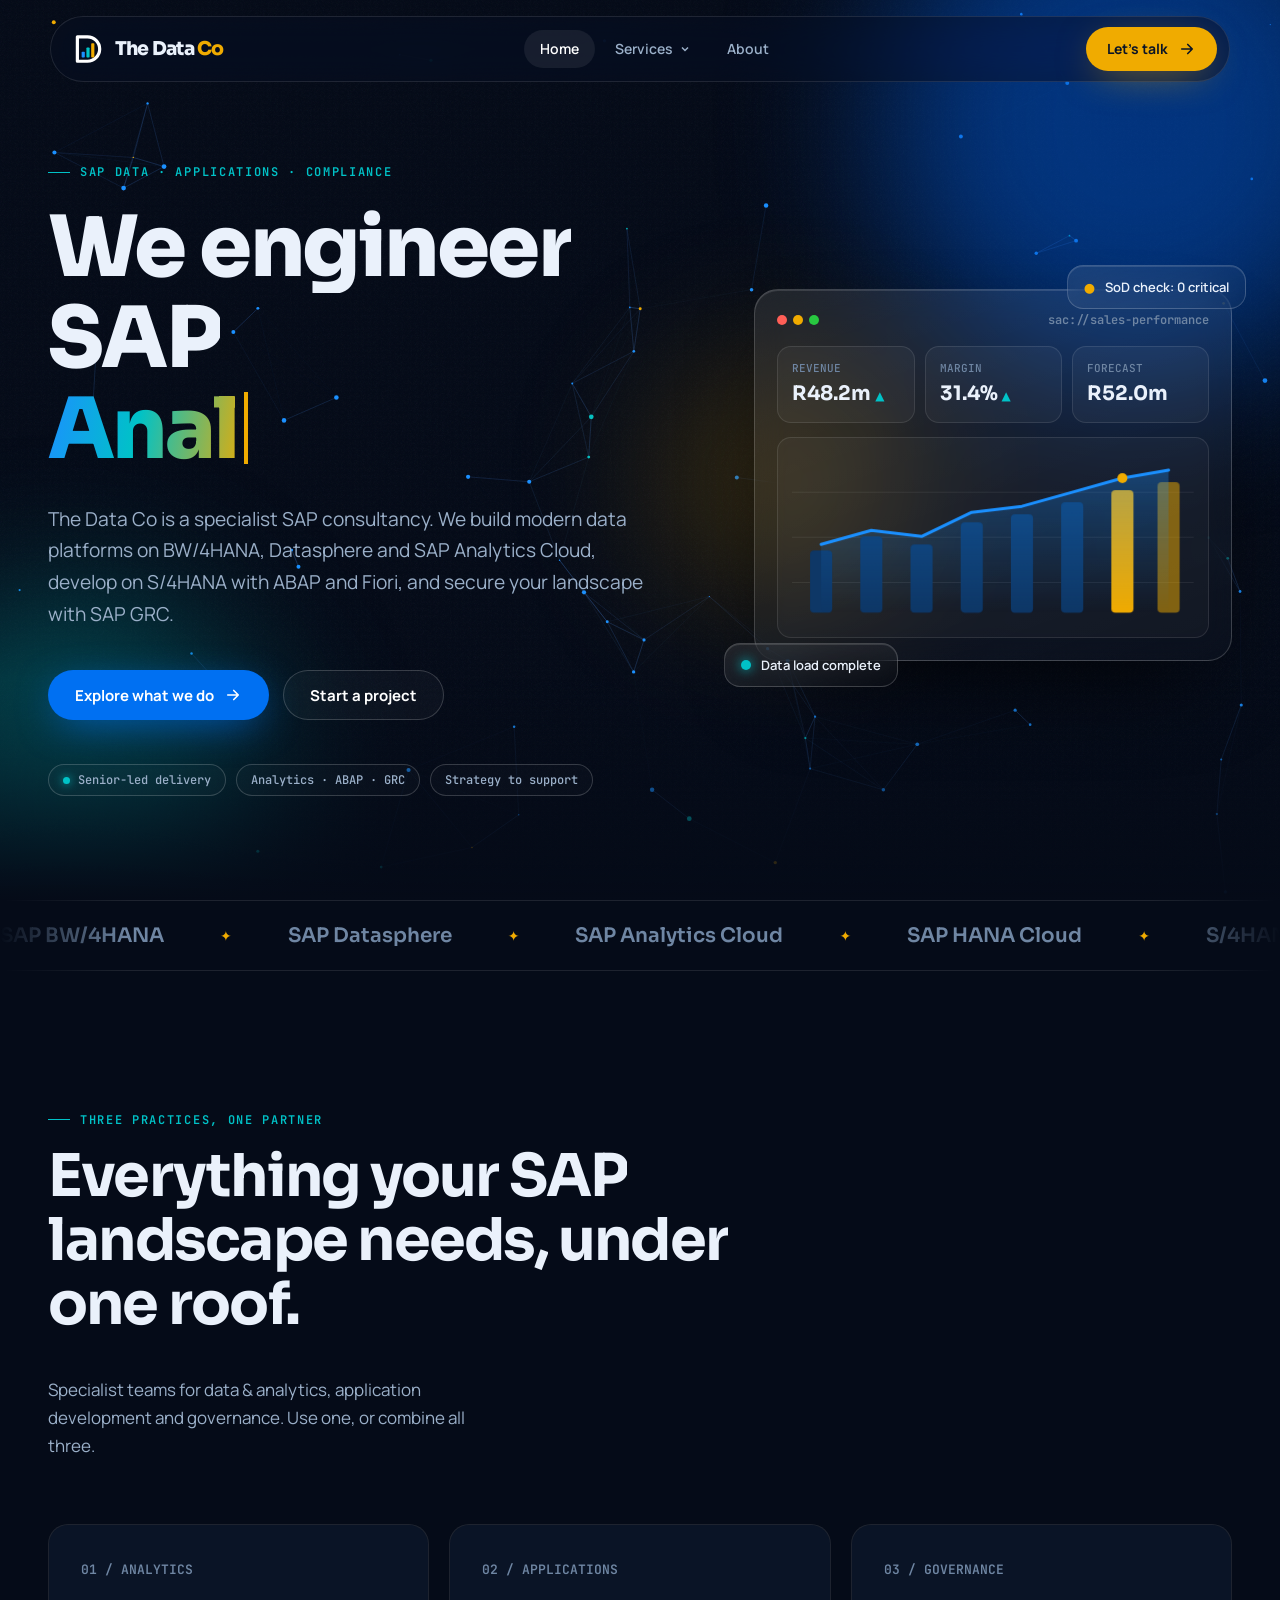
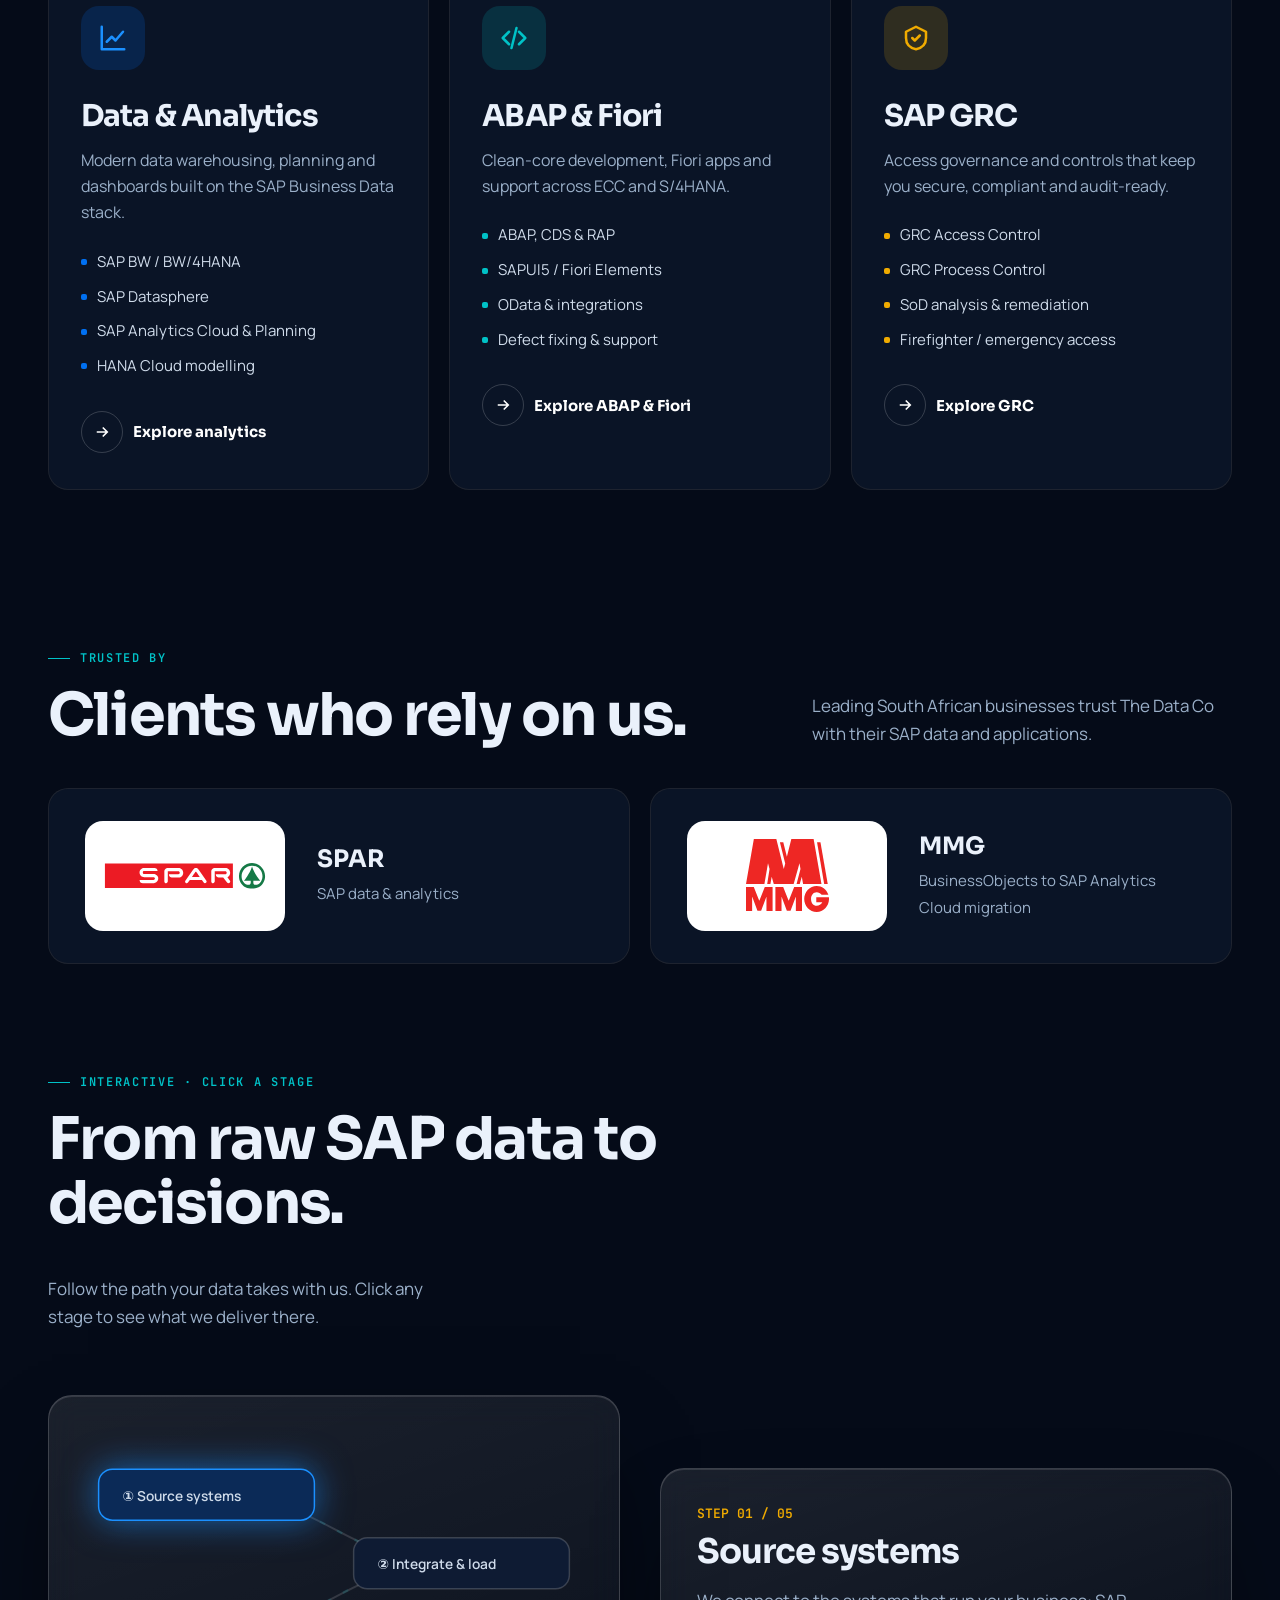
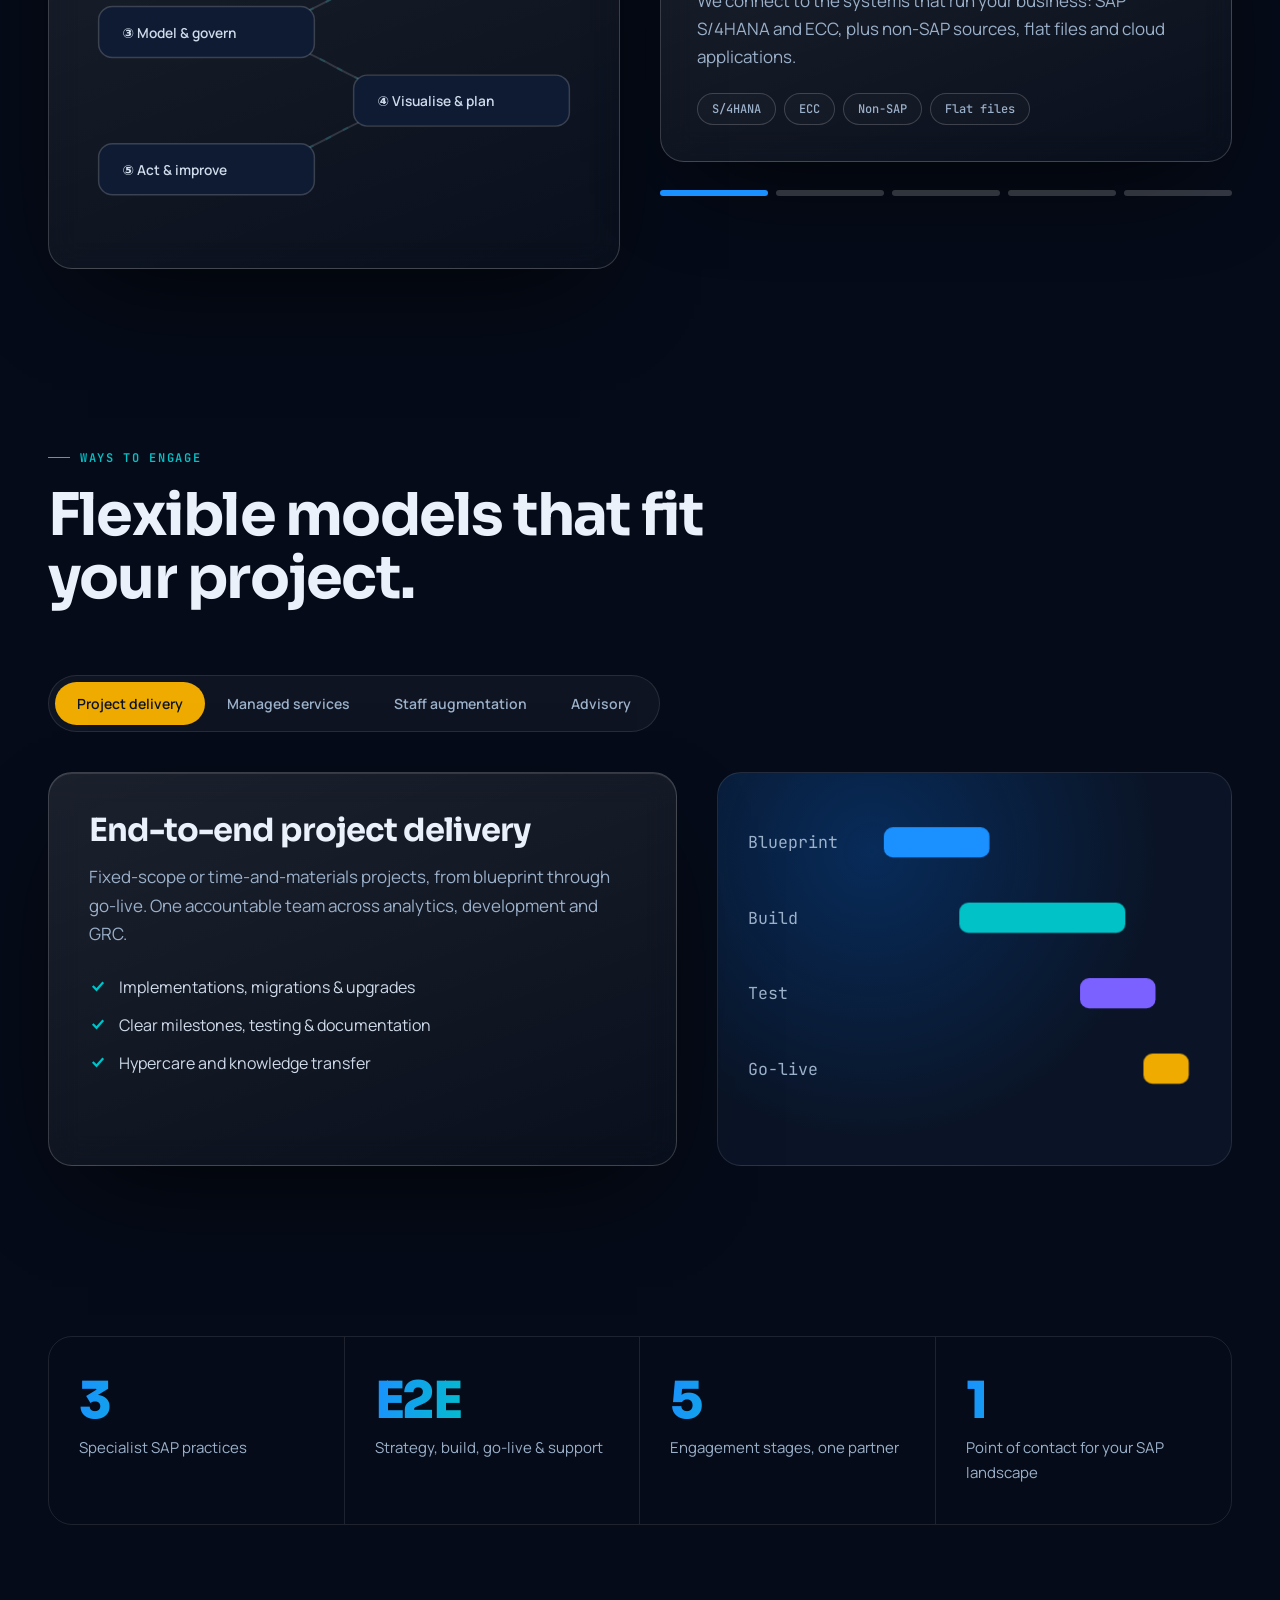
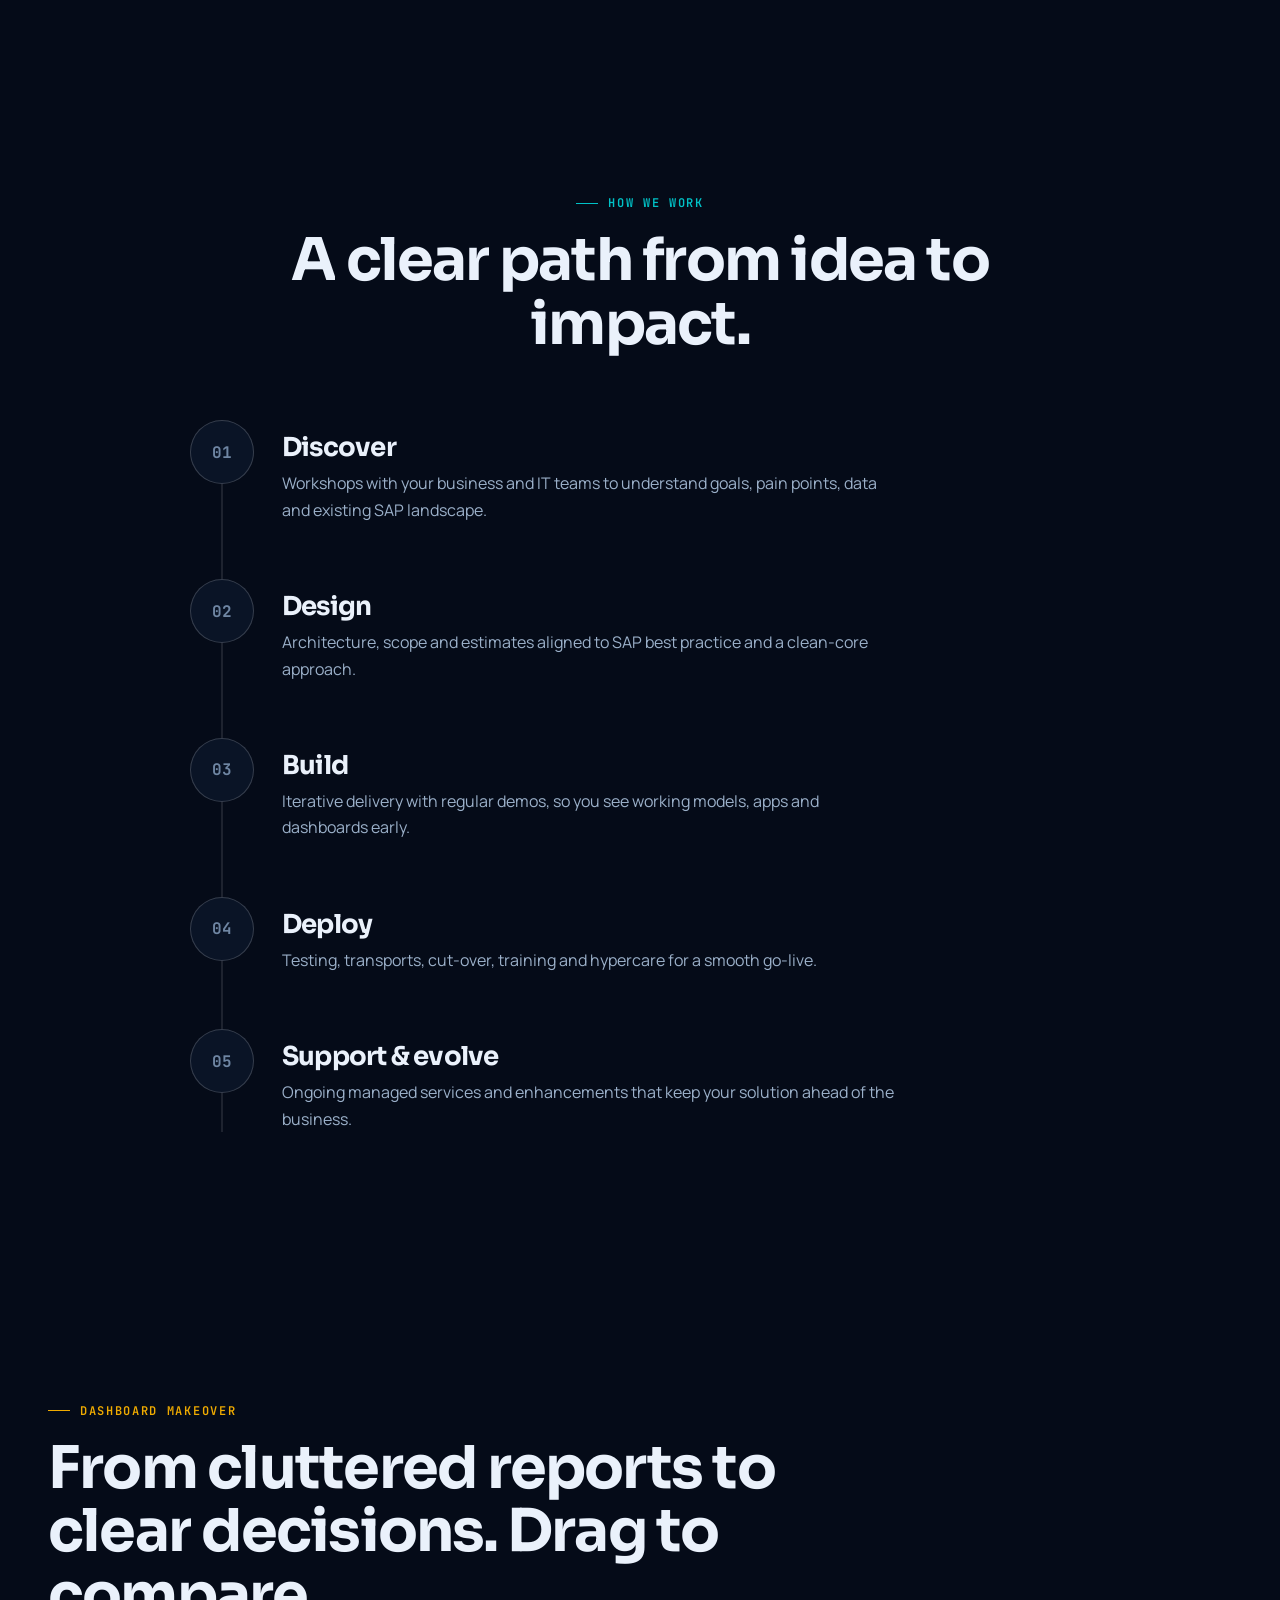
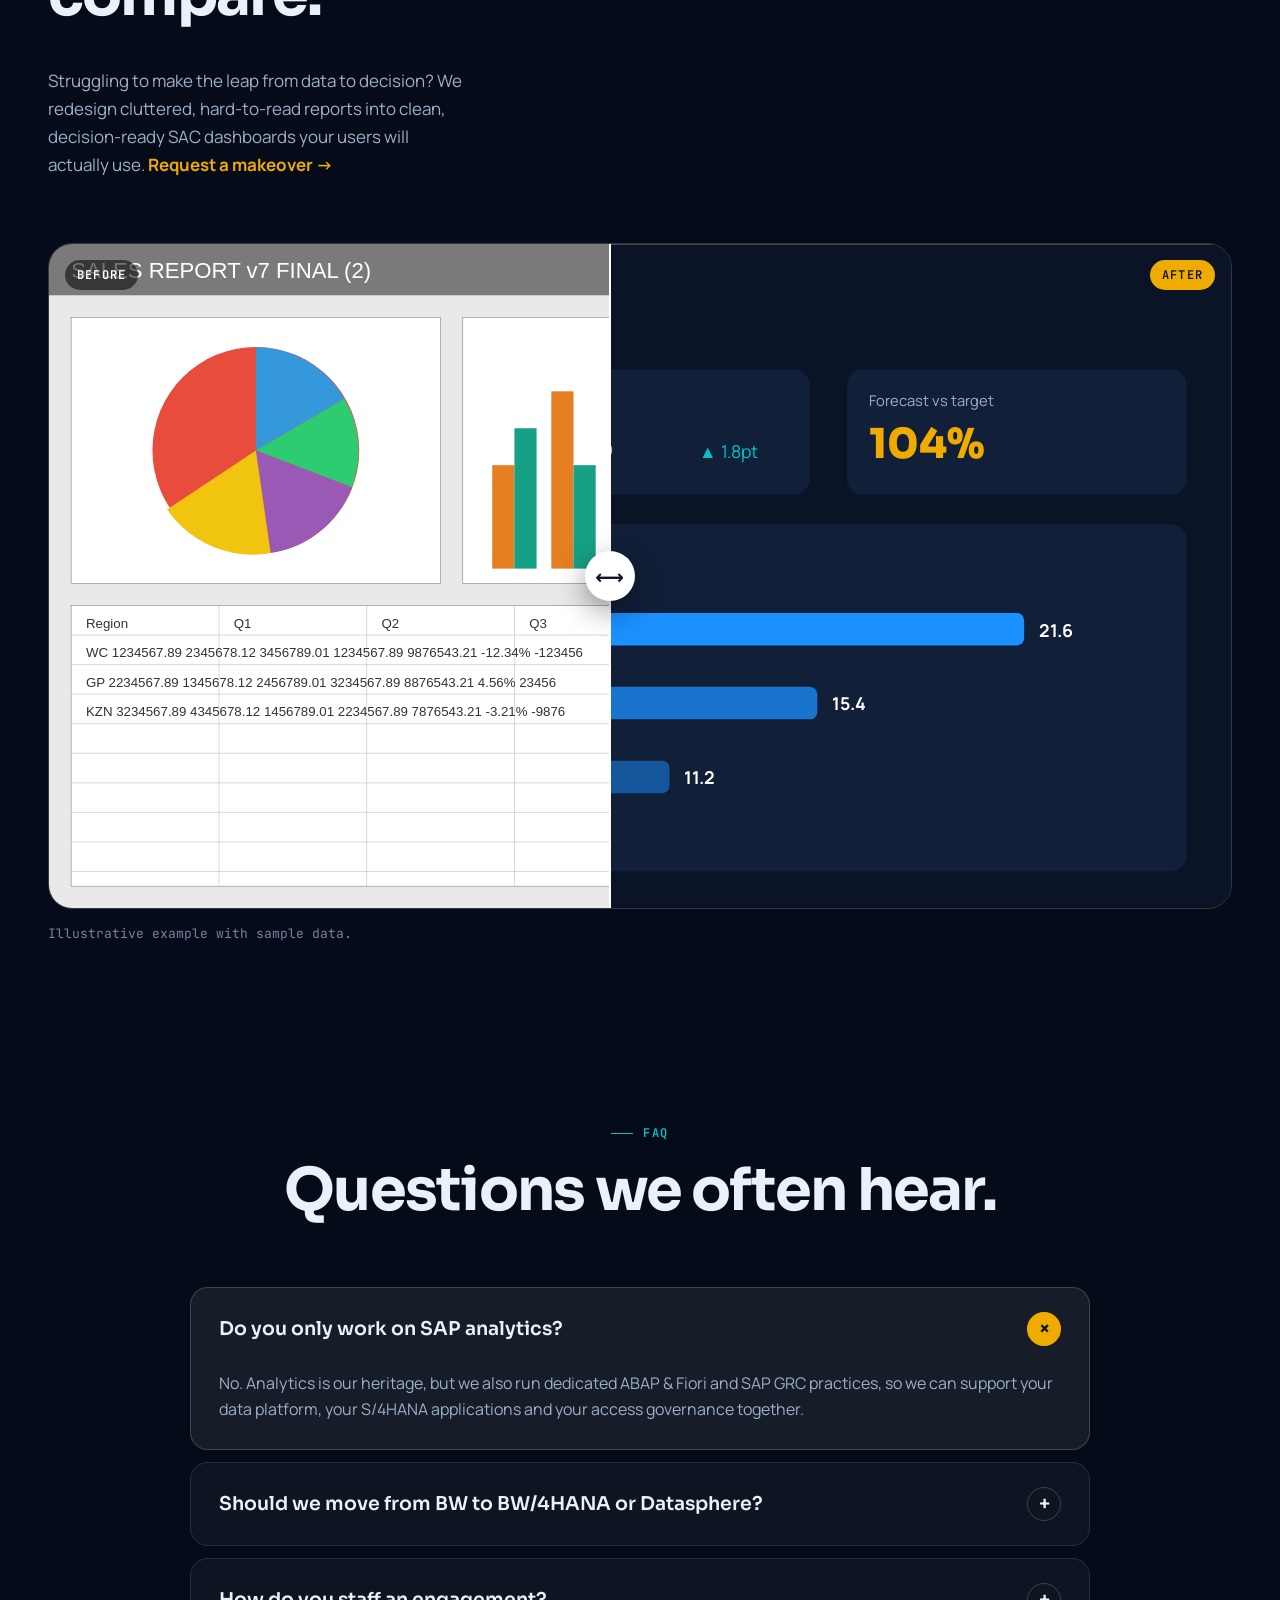
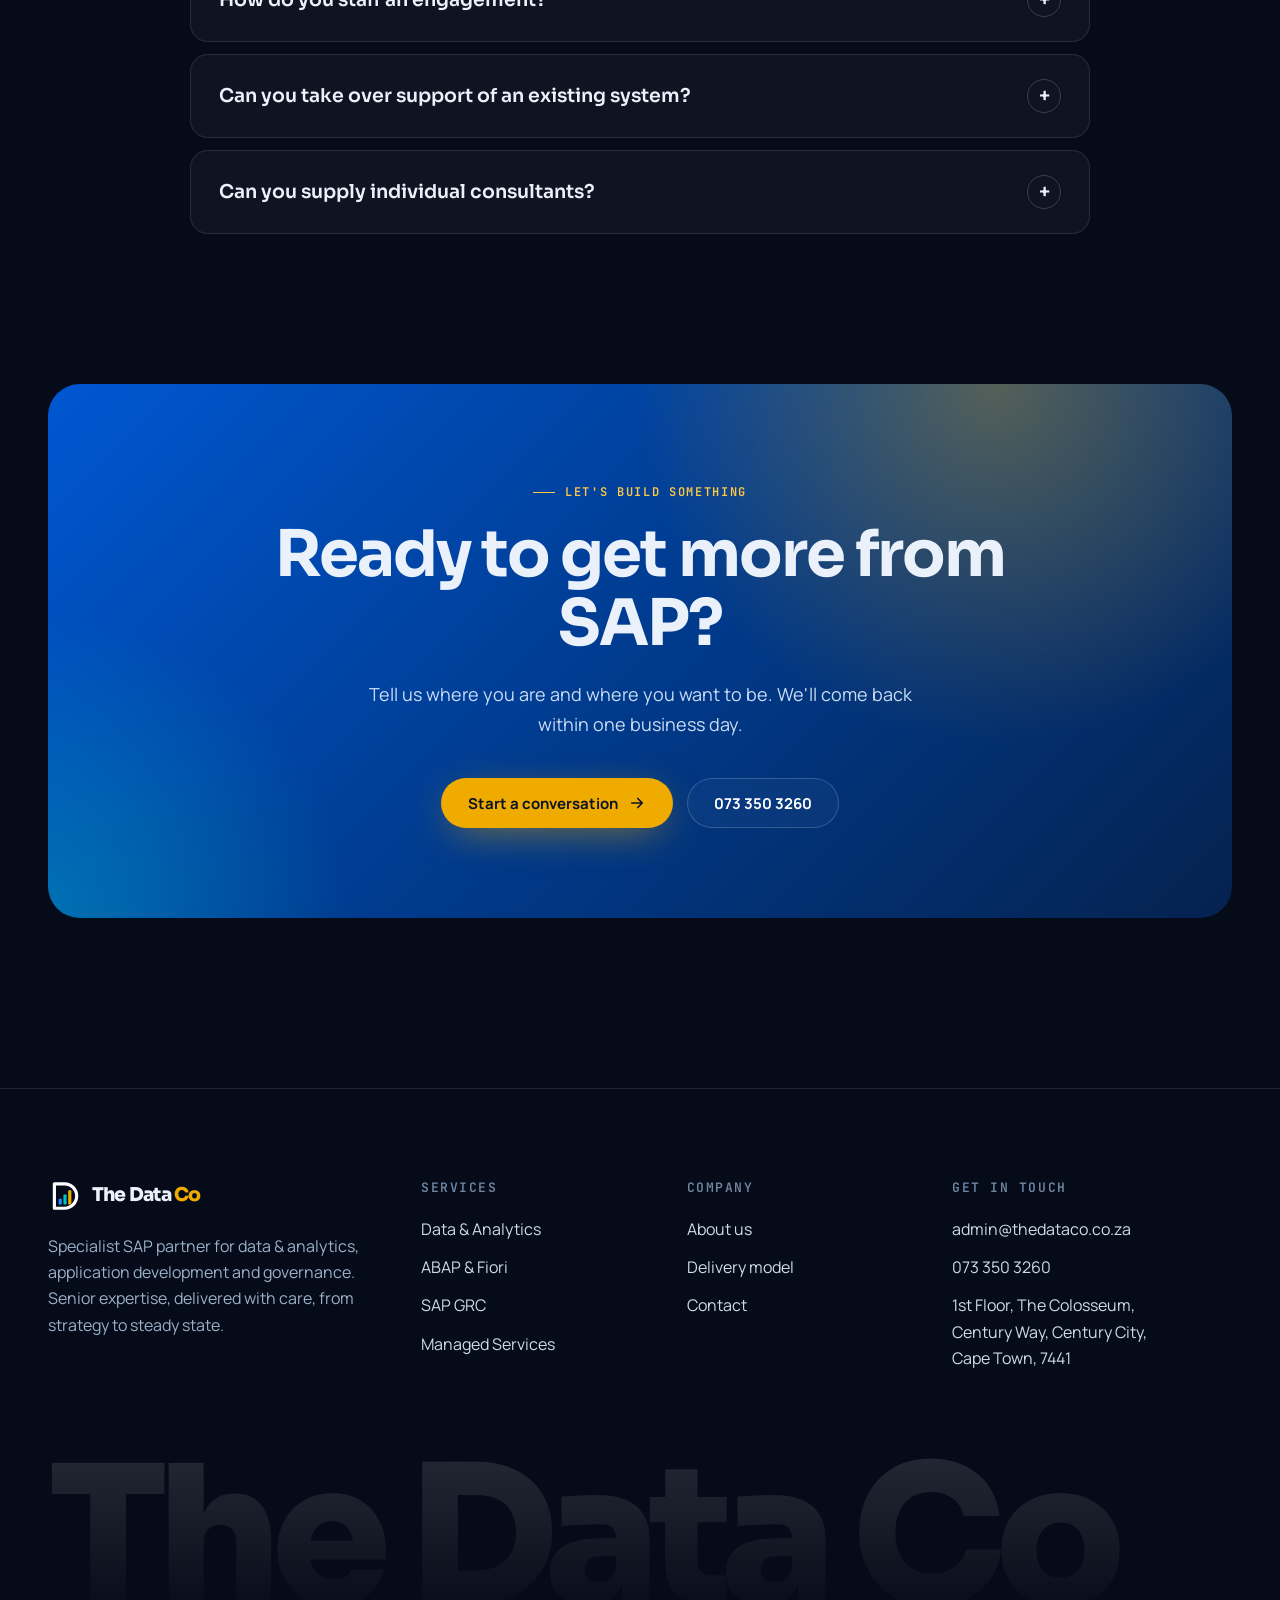
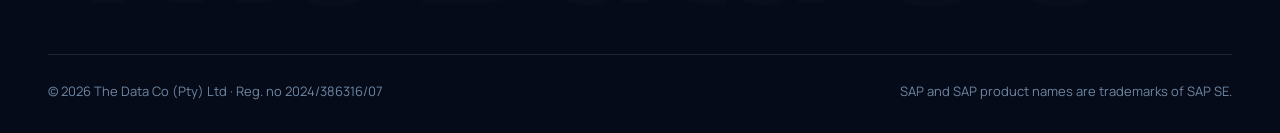
<file: index.html>
<!DOCTYPE html>
<html lang="en">
<head>
<meta charset="utf-8">
<meta name="viewport" content="width=device-width, initial-scale=1">
<title>The Data Co | SAP Analytics, ABAP &amp; GRC Consulting</title>
<meta name="description" content="The Data Co is a Cape Town SAP consultancy: SAP BW/4HANA, Datasphere, SAP Analytics Cloud, HANA Cloud, ABAP & Fiori development and SAP GRC.">
<meta name="theme-color" content="#050B18">
<link rel="preconnect" href="https://fonts.googleapis.com"><link rel="preconnect" href="https://fonts.gstatic.com" crossorigin>
<link href="https://fonts.googleapis.com/css2?family=Sora:wght@600;700;800&family=Manrope:wght@400;500;600;700&family=JetBrains+Mono:wght@500;600&display=swap" rel="stylesheet">
<link rel="icon" href="data:image/svg+xml,%3Csvg xmlns='http://www.w3.org/2000/svg' viewBox='0 0 64 64'%3E%3Crect width='64' height='64' rx='14' fill='%23050B18'/%3E%3Cpath d='M12 9 H31 A23 23 0 0 1 31 55 H12 Z' fill='none' stroke='%23fff' stroke-width='6'/%3E%3Crect x='20' y='37' width='6' height='11' fill='%231B90FF'/%3E%3Crect x='29' y='29' width='6' height='19' fill='%2300C2C7'/%3E%3Crect x='38' y='21' width='6' height='27' fill='%23F0AB00'/%3E%3C/svg%3E">
<link rel="stylesheet" href="styles.css">
</head>
<body data-page="home">
<main>

<!-- HERO -->
<section class="hero">
  <canvas data-network aria-hidden="true"></canvas>
  <div class="orb a"></div><div class="orb b"></div><div class="orb c"></div>
  <div class="wrap hero-grid">
    <div>
      <span class="tag rv">SAP Data · Applications · Compliance</span>
      <h1 class="split" style="margin-top:22px">We engineer SAP <br><span class="rotator grad" data-words='["Analytics.","Applications.","Compliance.","Decisions."]'><span class="txt">Analytics.</span><span class="caret"></span></span></h1>
      <p class="lead rv d1">The Data Co is a specialist SAP consultancy. We build modern data platforms on BW/4HANA, Datasphere and SAP Analytics Cloud, develop on S/4HANA with ABAP and Fiori, and secure your landscape with SAP GRC.</p>
      <div class="ctas rv d2">
        <a class="btn btn-primary magnetic" href="#practices">Explore what we do <svg width="18" height="18" viewBox="0 0 24 24" fill="none" stroke="currentColor" stroke-width="2.2" stroke-linecap="round" stroke-linejoin="round"><path d="M5 12h14M13 6l6 6-6 6"/></svg></a>
        <a class="btn btn-ghost magnetic" href="contact.html">Start a project</a>
      </div>
      <div class="pill-row rv d3"><span class="pill"><i></i>Senior-led delivery</span><span class="pill">Analytics · ABAP · GRC</span><span class="pill">Strategy to support</span></div>
    </div>

    <div class="rv d2" style="position:relative;perspective:1200px">
      <div class="glass dash" data-tilt>
        <div class="dash-top"><div class="dots"><i></i><i></i><i></i></div><span class="dash-title">sac://sales-performance</span></div>
        <div class="kpis">
          <div class="kpi"><small>REVENUE</small><strong>R48.2m</strong><em>▲</em></div>
          <div class="kpi"><small>MARGIN</small><strong>31.4%</strong><em>▲</em></div>
          <div class="kpi"><small>FORECAST</small><strong>R52.0m</strong></div>
        </div>
        <div class="chart">
          <svg viewBox="0 0 400 170" aria-hidden="true">
            <defs><linearGradient id="ga" x1="0" y1="0" x2="0" y2="1"><stop offset="0" stop-color="#1B90FF" stop-opacity=".45"/><stop offset="1" stop-color="#1B90FF" stop-opacity="0"/></linearGradient></defs>
            <g stroke="rgba(255,255,255,.07)"><path d="M0 40H400M0 85H400M0 130H400"/></g>
            <g>
              <rect class="bar-grow" style="animation-delay:.2s" x="18" y="98" width="22" height="62" rx="4" fill="#0E3766"/>
              <rect class="bar-grow" style="animation-delay:.3s" x="68" y="84" width="22" height="76" rx="4" fill="#0E3766"/>
              <rect class="bar-grow" style="animation-delay:.4s" x="118" y="92" width="22" height="68" rx="4" fill="#0E3766"/>
              <rect class="bar-grow" style="animation-delay:.5s" x="168" y="70" width="22" height="90" rx="4" fill="#0E3766"/>
              <rect class="bar-grow" style="animation-delay:.6s" x="218" y="62" width="22" height="98" rx="4" fill="#0E3766"/>
              <rect class="bar-grow" style="animation-delay:.7s" x="268" y="50" width="22" height="110" rx="4" fill="#0E3766"/>
              <rect class="bar-grow" style="animation-delay:.8s" x="318" y="38" width="22" height="122" rx="4" fill="#F0AB00"/>
              <rect class="bar-grow" style="animation-delay:.9s;opacity:.5" x="364" y="30" width="22" height="130" rx="4" fill="#F0AB00"/>
            </g>
            <path d="M29 92 L79 78 L129 84 L179 60 L229 54 L279 40 L329 26 L375 18 L375 160 L29 160Z" fill="url(#ga)" opacity=".7"/>
            <path class="line-path" d="M29 92 L79 78 L129 84 L179 60 L229 54 L279 40 L329 26 L375 18" fill="none" stroke="#1B90FF" stroke-width="3" stroke-linecap="round" stroke-linejoin="round"/>
            <circle cx="329" cy="26" r="5" fill="#F0AB00"/>
          </svg>
        </div>
      </div>
      <div class="float-chip glass" style="left:-30px;bottom:-26px"><span style="width:10px;height:10px;border-radius:50%;background:#00C2C7;box-shadow:0 0 12px #00C2C7"></span>Data load complete</div>
      <div class="float-chip glass" style="right:-14px;top:-24px;animation-delay:-3s"><span style="color:#F0AB00">●</span> SoD check: 0 critical</div>
    </div>
  </div>
</section>

<!-- MARQUEE -->
<div class="marquee" aria-label="Technologies">
  <div class="marquee-track">
    <span>SAP BW/4HANA</span><span>SAP Datasphere</span><span>SAP Analytics Cloud</span><span>SAP HANA Cloud</span><span>S/4HANA</span><span>ABAP RAP &amp; CDS</span><span>SAPUI5 &amp; Fiori</span><span>GRC Access Control</span><span>GRC Process Control</span><span>SAC Planning</span><span>SAP BTP</span>
    <span>SAP BW/4HANA</span><span>SAP Datasphere</span><span>SAP Analytics Cloud</span><span>SAP HANA Cloud</span><span>S/4HANA</span><span>ABAP RAP &amp; CDS</span><span>SAPUI5 &amp; Fiori</span><span>GRC Access Control</span><span>GRC Process Control</span><span>SAC Planning</span><span>SAP BTP</span>
  </div>
</div>

<!-- PRACTICES -->
<section id="practices">
  <div class="wrap">
    <div class="sec-head">
      <div><span class="tag rv">Three practices, one partner</span><h2 class="split">Everything your SAP landscape needs, under one roof.</h2></div>
      <p class="rv">Specialist teams for data &amp; analytics, application development and governance. Use one, or combine all three.</p>
    </div>
    <div class="practices">
      <a class="spot rv" href="analytics.html" style="--c:#0070F2">
        <div class="spot-in practice">
          <div class="num">01 / ANALYTICS</div>
          <div class="big-ico" style="background:rgba(0,112,242,.18);color:#1B90FF"><svg width="30" height="30" viewBox="0 0 24 24" fill="none" stroke="currentColor" stroke-width="2" stroke-linecap="round" stroke-linejoin="round"><path d="M3 3v18h18"/><path d="M7 15l4-4 3 3 6-7"/></svg></div>
          <h3>Data &amp; Analytics</h3>
          <p>Modern data warehousing, planning and dashboards built on the SAP Business Data stack.</p>
          <ul><li>SAP BW / BW/4HANA</li><li>SAP Datasphere</li><li>SAP Analytics Cloud &amp; Planning</li><li>HANA Cloud modelling</li></ul>
          <span class="arrow-link"><span class="circ"><svg width="18" height="18" viewBox="0 0 24 24" fill="none" stroke="currentColor" stroke-width="2.2"><path d="M5 12h14M13 6l6 6-6 6"/></svg></span>Explore analytics</span>
        </div>
      </a>
      <a class="spot rv d1" href="abap-fiori.html" style="--c:#00C2C7">
        <div class="spot-in practice">
          <div class="num">02 / APPLICATIONS</div>
          <div class="big-ico" style="background:rgba(0,194,199,.16);color:#00C2C7"><svg width="30" height="30" viewBox="0 0 24 24" fill="none" stroke="currentColor" stroke-width="2" stroke-linecap="round" stroke-linejoin="round"><path d="M8 7l-5 5 5 5M16 7l5 5-5 5M14 4l-4 16"/></svg></div>
          <h3>ABAP &amp; Fiori</h3>
          <p>Clean-core development, Fiori apps and support across ECC and S/4HANA.</p>
          <ul><li>ABAP, CDS &amp; RAP</li><li>SAPUI5 / Fiori Elements</li><li>OData &amp; integrations</li><li>Defect fixing &amp; support</li></ul>
          <span class="arrow-link"><span class="circ"><svg width="18" height="18" viewBox="0 0 24 24" fill="none" stroke="currentColor" stroke-width="2.2"><path d="M5 12h14M13 6l6 6-6 6"/></svg></span>Explore ABAP &amp; Fiori</span>
        </div>
      </a>
      <a class="spot rv d2" href="grc.html" style="--c:#F0AB00">
        <div class="spot-in practice">
          <div class="num">03 / GOVERNANCE</div>
          <div class="big-ico" style="background:rgba(240,171,0,.16);color:#F0AB00"><svg width="30" height="30" viewBox="0 0 24 24" fill="none" stroke="currentColor" stroke-width="2" stroke-linecap="round" stroke-linejoin="round"><path d="M12 3l8 4v5c0 5-3.5 8-8 9-4.5-1-8-4-8-9V7z"/><path d="M9 12l2 2 4-4"/></svg></div>
          <h3>SAP GRC</h3>
          <p>Access governance and controls that keep you secure, compliant and audit-ready.</p>
          <ul><li>GRC Access Control</li><li>GRC Process Control</li><li>SoD analysis &amp; remediation</li><li>Firefighter / emergency access</li></ul>
          <span class="arrow-link"><span class="circ"><svg width="18" height="18" viewBox="0 0 24 24" fill="none" stroke="currentColor" stroke-width="2.2"><path d="M5 12h14M13 6l6 6-6 6"/></svg></span>Explore GRC</span>
        </div>
      </a>
    </div>
  </div>
</section>

<!-- CLIENTS -->
<section style="padding-top:20px;padding-bottom:60px">
  <div class="wrap">
    <div class="sec-head" style="margin-bottom:40px">
      <div><span class="tag rv">Trusted by</span><h2 class="split">Clients who rely on us.</h2></div>
      <p class="rv">Leading South African businesses trust The Data Co with their SAP data and applications.</p>
    </div>
    <div class="clients">
      <div class="client spot rv" style="--c:#E2231A">
        <div class="spot-in">
          <div class="logo-slot"><img src="spar.svg" alt="SPAR" onerror="this.replaceWith(Object.assign(document.createElement('span'),{className:'logo-fallback',textContent:'SPAR'}))"></div>
          <div class="client-meta"><strong>SPAR</strong><span>SAP data &amp; analytics</span></div>
        </div>
      </div>
      <div class="client spot rv d1" style="--c:#0070F2">
        <div class="spot-in">
          <div class="logo-slot"><img src="mmg.svg" alt="MMG" onerror="this.replaceWith(Object.assign(document.createElement('span'),{className:'logo-fallback',textContent:'MMG'}))"></div>
          <div class="client-meta"><strong>MMG</strong><span>BusinessObjects to SAP Analytics Cloud migration</span></div>
        </div>
      </div>
    </div>
  </div>
</section>

<!-- DATA JOURNEY -->
<section style="padding-top:40px">
  <div class="wrap">
    <div class="sec-head">
      <div><span class="tag rv">Interactive · click a stage</span><h2 class="split">From raw SAP data to decisions.</h2></div>
      <p class="rv">Follow the path your data takes with us. Click any stage to see what we deliver there.</p>
    </div>
    <div class="journey">
      <div class="glass flow rv" id="flow">
        <svg viewBox="0 0 520 420" aria-label="Data journey diagram">
          <path class="wire" d="M130 70 C 260 70, 260 140, 390 140"/><path class="pulse" d="M130 70 C 260 70, 260 140, 390 140"/>
          <path class="wire" d="M390 140 C 260 140, 260 210, 130 210"/><path class="pulse" d="M390 140 C 260 140, 260 210, 130 210"/>
          <path class="wire" d="M130 210 C 260 210, 260 280, 390 280"/><path class="pulse" d="M130 210 C 260 210, 260 280, 390 280"/>
          <path class="wire" d="M390 280 C 260 280, 260 350, 130 350"/><path class="pulse" d="M390 280 C 260 280, 260 350, 130 350"/>
          <g class="node"><rect x="20" y="44" width="220" height="52" rx="14"/><text x="44" y="76">① Source systems</text></g>
          <g class="node"><rect x="280" y="114" width="220" height="52" rx="14"/><text x="304" y="146">② Integrate &amp; load</text></g>
          <g class="node"><rect x="20" y="184" width="220" height="52" rx="14"/><text x="44" y="216">③ Model &amp; govern</text></g>
          <g class="node"><rect x="280" y="254" width="220" height="52" rx="14"/><text x="304" y="286">④ Visualise &amp; plan</text></g>
          <g class="node"><rect x="20" y="324" width="220" height="52" rx="14"/><text x="44" y="356">⑤ Act &amp; improve</text></g>
        </svg>
      </div>
      <div class="rv d1">
        <div class="flow-panel glass" id="flow-panel" aria-live="polite"></div>
        <div class="flow-steps" id="flow-steps"><button aria-label="Stage 1"></button><button aria-label="Stage 2"></button><button aria-label="Stage 3"></button><button aria-label="Stage 4"></button><button aria-label="Stage 5"></button></div>
      </div>
    </div>
    <script type="application/json" id="flow-data">[
      {"t":"Source systems","d":"We connect to the systems that run your business: SAP S/4HANA and ECC, plus non-SAP sources, flat files and cloud applications.","c":["S/4HANA","ECC","Non-SAP","Flat files"]},
      {"t":"Integrate & load","d":"Reliable extraction and data flows with delta handling, monitoring and process chains, so data arrives complete and on time.","c":["ODP extractors","Datasphere replication","Process chains"]},
      {"t":"Model & govern","d":"Clean, reusable data models with security baked in. BW/4HANA ADSOs and Composite Providers, Datasphere views, HANA calculation views.","c":["BW/4HANA","Datasphere","HANA Cloud","Authorisations"]},
      {"t":"Visualise & plan","d":"Decision-ready stories, analytic applications and planning models in SAP Analytics Cloud, designed for real users.","c":["SAC stories","Custom widgets","SAC Planning"]},
      {"t":"Act & improve","d":"Go-live, user adoption and ongoing support, with continuous enhancement as your business evolves.","c":["Hypercare","AMS support","Enhancements"]}
    ]</script>
  </div>
</section>

<!-- ENGAGEMENT TABS -->
<section style="padding-top:40px">
  <div class="wrap">
    <div class="sec-head">
      <div><span class="tag rv">Ways to engage</span><h2 class="split">Flexible models that fit your project.</h2></div>
    </div>
    <div class="tabs rv" data-tabs="eng" role="tablist"><span class="ind"></span>
      <button class="on" data-k="p" role="tab">Project delivery</button><button data-k="m" role="tab">Managed services</button><button data-k="s" role="tab">Staff augmentation</button><button data-k="a" role="tab">Advisory</button>
    </div>
    <div id="eng">
      <div class="tab-body" data-pane="p">
        <div class="glass"><h3>End-to-end project delivery</h3><p>Fixed-scope or time-and-materials projects, from blueprint through go-live. One accountable team across analytics, development and GRC.</p>
          <ul class="checks"><li><svg width="18" height="18" viewBox="0 0 24 24" fill="none" stroke="currentColor" stroke-width="3"><path d="M5 12l5 5 9-10"/></svg>Implementations, migrations &amp; upgrades</li><li><svg width="18" height="18" viewBox="0 0 24 24" fill="none" stroke="currentColor" stroke-width="3"><path d="M5 12l5 5 9-10"/></svg>Clear milestones, testing &amp; documentation</li><li><svg width="18" height="18" viewBox="0 0 24 24" fill="none" stroke="currentColor" stroke-width="3"><path d="M5 12l5 5 9-10"/></svg>Hypercare and knowledge transfer</li></ul></div>
        <div class="viz-box"><svg viewBox="0 0 300 220" width="100%" aria-hidden="true"><g font-family="JetBrains Mono" font-size="11" fill="#9BB0C9"><text x="0" y="30">Blueprint</text><text x="0" y="80">Build</text><text x="0" y="130">Test</text><text x="0" y="180">Go-live</text></g><rect class="bar-grow" x="90" y="16" width="70" height="20" rx="6" fill="#1B90FF"/><rect class="bar-grow" style="animation-delay:.2s" x="140" y="66" width="110" height="20" rx="6" fill="#00C2C7"/><rect class="bar-grow" style="animation-delay:.4s" x="220" y="116" width="50" height="20" rx="6" fill="#7B61FF"/><rect class="bar-grow" style="animation-delay:.6s" x="262" y="166" width="30" height="20" rx="6" fill="#F0AB00"/></svg></div>
      </div>
      <div class="tab-body" data-pane="m" hidden>
        <div class="glass"><h3>Managed services &amp; AMS</h3><p>Proactive, SLA-backed support for BW, SAC, ABAP and GRC, so your SAP landscape stays stable, fast and continuously improving.</p>
          <ul class="checks"><li><svg width="18" height="18" viewBox="0 0 24 24" fill="none" stroke="currentColor" stroke-width="3"><path d="M5 12l5 5 9-10"/></svg>Incident, problem &amp; change management</li><li><svg width="18" height="18" viewBox="0 0 24 24" fill="none" stroke="currentColor" stroke-width="3"><path d="M5 12l5 5 9-10"/></svg>Data load monitoring &amp; process chains</li><li><svg width="18" height="18" viewBox="0 0 24 24" fill="none" stroke="currentColor" stroke-width="3"><path d="M5 12l5 5 9-10"/></svg>Small enhancements on a flexible pool of hours</li></ul></div>
        <div class="viz-box"><svg viewBox="0 0 300 220" width="100%" aria-hidden="true"><circle cx="150" cy="110" r="80" fill="none" stroke="rgba(255,255,255,.08)" stroke-width="18"/><circle cx="150" cy="110" r="80" fill="none" stroke="#00C2C7" stroke-width="18" stroke-dasharray="380 503" stroke-linecap="round" transform="rotate(-90 150 110)" class="line-path"/><text x="150" y="106" text-anchor="middle" fill="#fff" font-family="Sora" font-weight="700" font-size="26">Always on</text><text x="150" y="132" text-anchor="middle" fill="#9BB0C9" font-family="JetBrains Mono" font-size="11">proactive · SLA-backed</text></svg></div>
      </div>
      <div class="tab-body" data-pane="s" hidden>
        <div class="glass"><h3>Staff augmentation</h3><p>Experienced SAP consultants who slot into your team and your methodology, for weeks or for the long haul.</p>
          <ul class="checks"><li><svg width="18" height="18" viewBox="0 0 24 24" fill="none" stroke="currentColor" stroke-width="3"><path d="M5 12l5 5 9-10"/></svg>BW, Datasphere &amp; SAC consultants</li><li><svg width="18" height="18" viewBox="0 0 24 24" fill="none" stroke="currentColor" stroke-width="3"><path d="M5 12l5 5 9-10"/></svg>ABAP, RAP &amp; Fiori developers</li><li><svg width="18" height="18" viewBox="0 0 24 24" fill="none" stroke="currentColor" stroke-width="3"><path d="M5 12l5 5 9-10"/></svg>GRC functional &amp; technical consultants</li></ul></div>
        <div class="viz-box"><svg viewBox="0 0 300 220" width="100%" aria-hidden="true"><g fill="#0E3766" stroke="rgba(255,255,255,.2)"><circle cx="80" cy="80" r="26"/><circle cx="150" cy="70" r="26"/><circle cx="220" cy="80" r="26"/></g><circle cx="150" cy="160" r="30" fill="#F0AB00"/><path d="M80 106 L150 130 M150 96 L150 130 M220 106 L150 130" stroke="#F0AB00" stroke-width="2" stroke-dasharray="4 5" class="arc"/><text x="150" y="166" text-anchor="middle" font-family="Sora" font-weight="800" font-size="14" fill="#0A1426">TDC</text></svg></div>
      </div>
      <div class="tab-body" data-pane="a" hidden>
        <div class="glass"><h3>Advisory &amp; roadmaps</h3><p>Independent guidance on where to take your SAP data and application landscape next, aligned to SAP's direction and your budget.</p>
          <ul class="checks"><li><svg width="18" height="18" viewBox="0 0 24 24" fill="none" stroke="currentColor" stroke-width="3"><path d="M5 12l5 5 9-10"/></svg>BW to BW/4HANA &amp; Datasphere roadmaps</li><li><svg width="18" height="18" viewBox="0 0 24 24" fill="none" stroke="currentColor" stroke-width="3"><path d="M5 12l5 5 9-10"/></svg>Architecture &amp; health checks</li><li><svg width="18" height="18" viewBox="0 0 24 24" fill="none" stroke="currentColor" stroke-width="3"><path d="M5 12l5 5 9-10"/></svg>Proofs of concept &amp; demos</li></ul></div>
        <div class="viz-box"><svg viewBox="0 0 300 220" width="100%" aria-hidden="true"><path d="M20 190 C 90 190, 90 120, 150 120 S 220 40, 280 30" fill="none" stroke="#1B90FF" stroke-width="4" stroke-linecap="round" class="line-path"/><g fill="#050B18" stroke-width="3"><circle cx="20" cy="190" r="8" stroke="#00C2C7"/><circle cx="150" cy="120" r="8" stroke="#1B90FF"/><circle cx="280" cy="30" r="10" stroke="#F0AB00" fill="#F0AB00"/></g><g font-family="JetBrains Mono" font-size="11" fill="#9BB0C9"><text x="10" y="214">Today</text><text x="128" y="148">Transition</text><text x="226" y="60">Target</text></g></svg></div>
      </div>
    </div>
  </div>
</section>

<!-- STATS -->
<section style="padding-top:40px">
  <div class="wrap">
    <div class="stats rv">
      <div class="stat"><strong class="grad" data-count="3">0</strong><span>Specialist SAP practices</span></div>
      <div class="stat"><strong class="grad">E2E</strong><span>Strategy, build, go-live &amp; support</span></div>
      <div class="stat"><strong class="grad" data-count="5">0</strong><span>Engagement stages, one partner</span></div>
      <div class="stat"><strong class="grad">1</strong><span>Point of contact for your SAP landscape</span></div>
    </div>
  </div>
</section>

<!-- APPROACH TIMELINE -->
<section>
  <div class="wrap">
    <div class="sec-head" style="justify-content:center;text-align:center"><div><span class="tag rv">How we work</span><h2 class="split">A clear path from idea to impact.</h2></div></div>
    <div class="timeline">
      <div class="rail"></div><div class="fill"></div>
      <div class="tl"><div class="dot">01</div><div><h3>Discover</h3><p>Workshops with your business and IT teams to understand goals, pain points, data and existing SAP landscape.</p></div></div>
      <div class="tl"><div class="dot">02</div><div><h3>Design</h3><p>Architecture, scope and estimates aligned to SAP best practice and a clean-core approach.</p></div></div>
      <div class="tl"><div class="dot">03</div><div><h3>Build</h3><p>Iterative delivery with regular demos, so you see working models, apps and dashboards early.</p></div></div>
      <div class="tl"><div class="dot">04</div><div><h3>Deploy</h3><p>Testing, transports, cut-over, training and hypercare for a smooth go-live.</p></div></div>
      <div class="tl" style="padding-bottom:0"><div class="dot">05</div><div><h3>Support &amp; evolve</h3><p>Ongoing managed services and enhancements that keep your solution ahead of the business.</p></div></div>
    </div>
  </div>
</section>

<!-- DASHBOARD MAKEOVER -->
<section id="makeover">
  <div class="wrap">
    <div class="sec-head">
      <div><span class="tag rv" style="color:#F0AB00">Dashboard makeover</span><h2 class="split">From cluttered reports to clear decisions. Drag to compare.</h2></div>
      <p class="rv">Struggling to make the leap from data to decision? We redesign cluttered, hard-to-read reports into clean, decision-ready SAC dashboards your users will actually use. <a href="contact.html" style="color:#F0AB00;font-weight:700">Request a makeover →</a></p>
    </div>
    <div class="compare rv" style="--pos:50%">
      <div class="side before">
        <svg viewBox="0 0 1600 900" width="100%" height="100%" preserveAspectRatio="xMidYMid slice" aria-hidden="true">
          <rect width="1600" height="900" fill="#E9E9E9"/>
          <rect x="0" y="0" width="1600" height="70" fill="#7A7A7A"/><text x="30" y="46" font-family="Arial" font-size="30" fill="#fff">SALES REPORT v7 FINAL (2)</text>
          <g font-family="Arial" font-size="18" fill="#333">
            <rect x="30" y="100" width="500" height="360" fill="#fff" stroke="#999"/>
            <circle cx="280" cy="280" r="140" fill="#E74C3C"/><path d="M280 280 L280 140 A140 140 0 0 1 400 210Z" fill="#3498DB"/><path d="M280 280 L400 210 A140 140 0 0 1 410 330Z" fill="#2ECC71"/><path d="M280 280 L410 330 A140 140 0 0 1 300 419Z" fill="#9B59B6"/><path d="M280 280 L300 419 A140 140 0 0 1 160 360Z" fill="#F1C40F"/>
            <rect x="560" y="100" width="1010" height="360" fill="#fff" stroke="#999"/>
            <g fill="#E67E22"><rect x="600" y="300" width="30" height="140"/><rect x="680" y="200" width="30" height="240"/><rect x="760" y="260" width="30" height="180"/><rect x="840" y="160" width="30" height="280"/><rect x="920" y="320" width="30" height="120"/><rect x="1000" y="220" width="30" height="220"/></g>
            <g fill="#16A085"><rect x="630" y="250" width="30" height="190"/><rect x="710" y="300" width="30" height="140"/><rect x="790" y="190" width="30" height="250"/><rect x="870" y="280" width="30" height="160"/><rect x="950" y="170" width="30" height="270"/><rect x="1030" y="300" width="30" height="140"/></g>
            <g fill="#C0392B"><rect x="1100" y="180" width="30" height="260"/><rect x="1180" y="240" width="30" height="200"/><rect x="1260" y="150" width="30" height="290"/><rect x="1340" y="290" width="30" height="150"/><rect x="1420" y="210" width="30" height="230"/></g>
            <rect x="30" y="490" width="1540" height="380" fill="#fff" stroke="#999"/>
            <g stroke="#ccc"><path d="M30 530H1570M30 570H1570M30 610H1570M30 650H1570M30 690H1570M30 730H1570M30 770H1570M30 810H1570M30 850H1570"/><path d="M230 490V870M430 490V870M630 490V870M830 490V870M1030 490V870M1230 490V870M1430 490V870"/></g>
            <text x="50" y="520">Region</text><text x="250" y="520">Q1</text><text x="450" y="520">Q2</text><text x="650" y="520">Q3</text><text x="850" y="520">Q4</text><text x="1050" y="520">YTD</text><text x="1250" y="520">Var%</text><text x="1450" y="520">Var</text>
            <text x="50" y="560">WC 1234567.89 2345678.12 3456789.01 1234567.89 9876543.21 -12.34% -123456</text>
            <text x="50" y="600">GP 2234567.89 1345678.12 2456789.01 3234567.89 8876543.21 4.56% 23456</text>
            <text x="50" y="640">KZN 3234567.89 4345678.12 1456789.01 2234567.89 7876543.21 -3.21% -9876</text>
          </g>
        </svg>
      </div>
      <div class="side after">
        <svg viewBox="0 0 1600 900" width="100%" height="100%" preserveAspectRatio="xMidYMid slice" aria-hidden="true">
          <rect width="1600" height="900" fill="#0A1426"/>
          <text x="60" y="90" font-family="Sora" font-weight="700" font-size="40" fill="#fff">Sales performance</text>
          <text x="60" y="130" font-family="Manrope" font-size="22" fill="#9BB0C9">Revenue is up 12% year on year, led by Gauteng.</text>
          <g font-family="Manrope">
            <rect x="60" y="170" width="460" height="170" rx="22" fill="#111F38"/><text x="90" y="220" font-size="20" fill="#9BB0C9">Revenue YTD</text><text x="90" y="290" font-family="Sora" font-weight="800" font-size="56" fill="#fff">R48.2m</text><text x="390" y="290" font-size="24" fill="#00C2C7">▲ 12%</text>
            <rect x="570" y="170" width="460" height="170" rx="22" fill="#111F38"/><text x="600" y="220" font-size="20" fill="#9BB0C9">Gross margin</text><text x="600" y="290" font-family="Sora" font-weight="800" font-size="56" fill="#fff">31.4%</text><text x="880" y="290" font-size="24" fill="#00C2C7">▲ 1.8pt</text>
            <rect x="1080" y="170" width="460" height="170" rx="22" fill="#111F38"/><text x="1110" y="220" font-size="20" fill="#9BB0C9">Forecast vs target</text><text x="1110" y="290" font-family="Sora" font-weight="800" font-size="56" fill="#F0AB00">104%</text>
            <rect x="60" y="380" width="1480" height="470" rx="22" fill="#111F38"/>
            <text x="100" y="440" font-size="22" fill="#fff">Revenue by region (Rm)</text>
            <g font-size="22" fill="#CFDBEA"><text x="100" y="530">Gauteng</text><text x="100" y="630">Western Cape</text><text x="100" y="730">KwaZulu-Natal</text></g>
            <rect x="320" y="500" width="1000" height="44" rx="10" fill="#1B90FF"/><text x="1340" y="532" font-size="24" fill="#fff" font-weight="700">21.6</text>
            <rect x="320" y="600" width="720" height="44" rx="10" fill="#1B90FF" opacity=".75"/><text x="1060" y="632" font-size="24" fill="#fff" font-weight="700">15.4</text>
            <rect x="320" y="700" width="520" height="44" rx="10" fill="#1B90FF" opacity=".5"/><text x="860" y="732" font-size="24" fill="#fff" font-weight="700">11.2</text>
          </g>
        </svg>
      </div>
      <div class="handle"></div>
      <span class="lbl" style="left:16px">BEFORE</span><span class="lbl" style="right:16px;background:#F0AB00;color:#0A1426">AFTER</span>
      <input type="range" min="0" max="100" value="50" aria-label="Before and after comparison slider">
    </div>
    <p class="rv" style="color:#6F86A3;font-size:13px;margin-top:14px;font-family:'JetBrains Mono'">Illustrative example with sample data.</p>
  </div>
</section>

<!-- FAQ -->
<section style="padding-top:40px">
  <div class="wrap">
    <div class="sec-head" style="justify-content:center;text-align:center"><div><span class="tag rv">FAQ</span><h2 class="split">Questions we often hear.</h2></div></div>
    <div class="faq rv">
      <details open><summary>Do you only work on SAP analytics?<i>+</i></summary><p>No. Analytics is our heritage, but we also run dedicated ABAP &amp; Fiori and SAP GRC practices, so we can support your data platform, your S/4HANA applications and your access governance together.</p></details>
      <details><summary>Should we move from BW to BW/4HANA or Datasphere?<i>+</i></summary><p>It depends on your current release, customisation and cloud strategy. We run roadmap workshops that compare the options against your landscape, timelines and budget, and many clients end up with a hybrid.</p></details>
      <details><summary>How do you staff an engagement?<i>+</i></summary><p>Every engagement is led by a senior consultant who stays involved from design to go-live, backed by a dedicated delivery and support team that scales with your needs.</p></details>
      <details><summary>Can you take over support of an existing system?<i>+</i></summary><p>Yes. We start with a structured knowledge transfer and health check, then move into a managed service with agreed response times and a flexible pool of enhancement hours.</p></details>
      <details><summary>Can you supply individual consultants?<i>+</i></summary><p>Yes. We provide BW, Datasphere, SAC, ABAP, Fiori and GRC consultants on short or long-term contracts to strengthen your own team.</p></details>
    </div>
  </div>
</section>

<!-- CTA -->
<section style="padding-top:20px">
  <div class="wrap">
    <div class="cta-big rv">
      <span class="tag" style="color:#FFC845;justify-content:center">Let's build something</span>
      <h2 style="margin-top:20px">Ready to get more from SAP?</h2>
      <p>Tell us where you are and where you want to be. We'll come back within one business day.</p>
      <div class="ctas" style="justify-content:center"><a class="btn btn-gold magnetic" href="contact.html">Start a conversation <svg width="18" height="18" viewBox="0 0 24 24" fill="none" stroke="currentColor" stroke-width="2.2" stroke-linecap="round" stroke-linejoin="round"><path d="M5 12h14M13 6l6 6-6 6"/></svg></a><a class="btn btn-ghost magnetic" href="tel:+27733503260">073 350 3260</a></div>
    </div>
  </div>
</section>

</main>
<script src="main.js"></script>
</body>
</html>
</file>
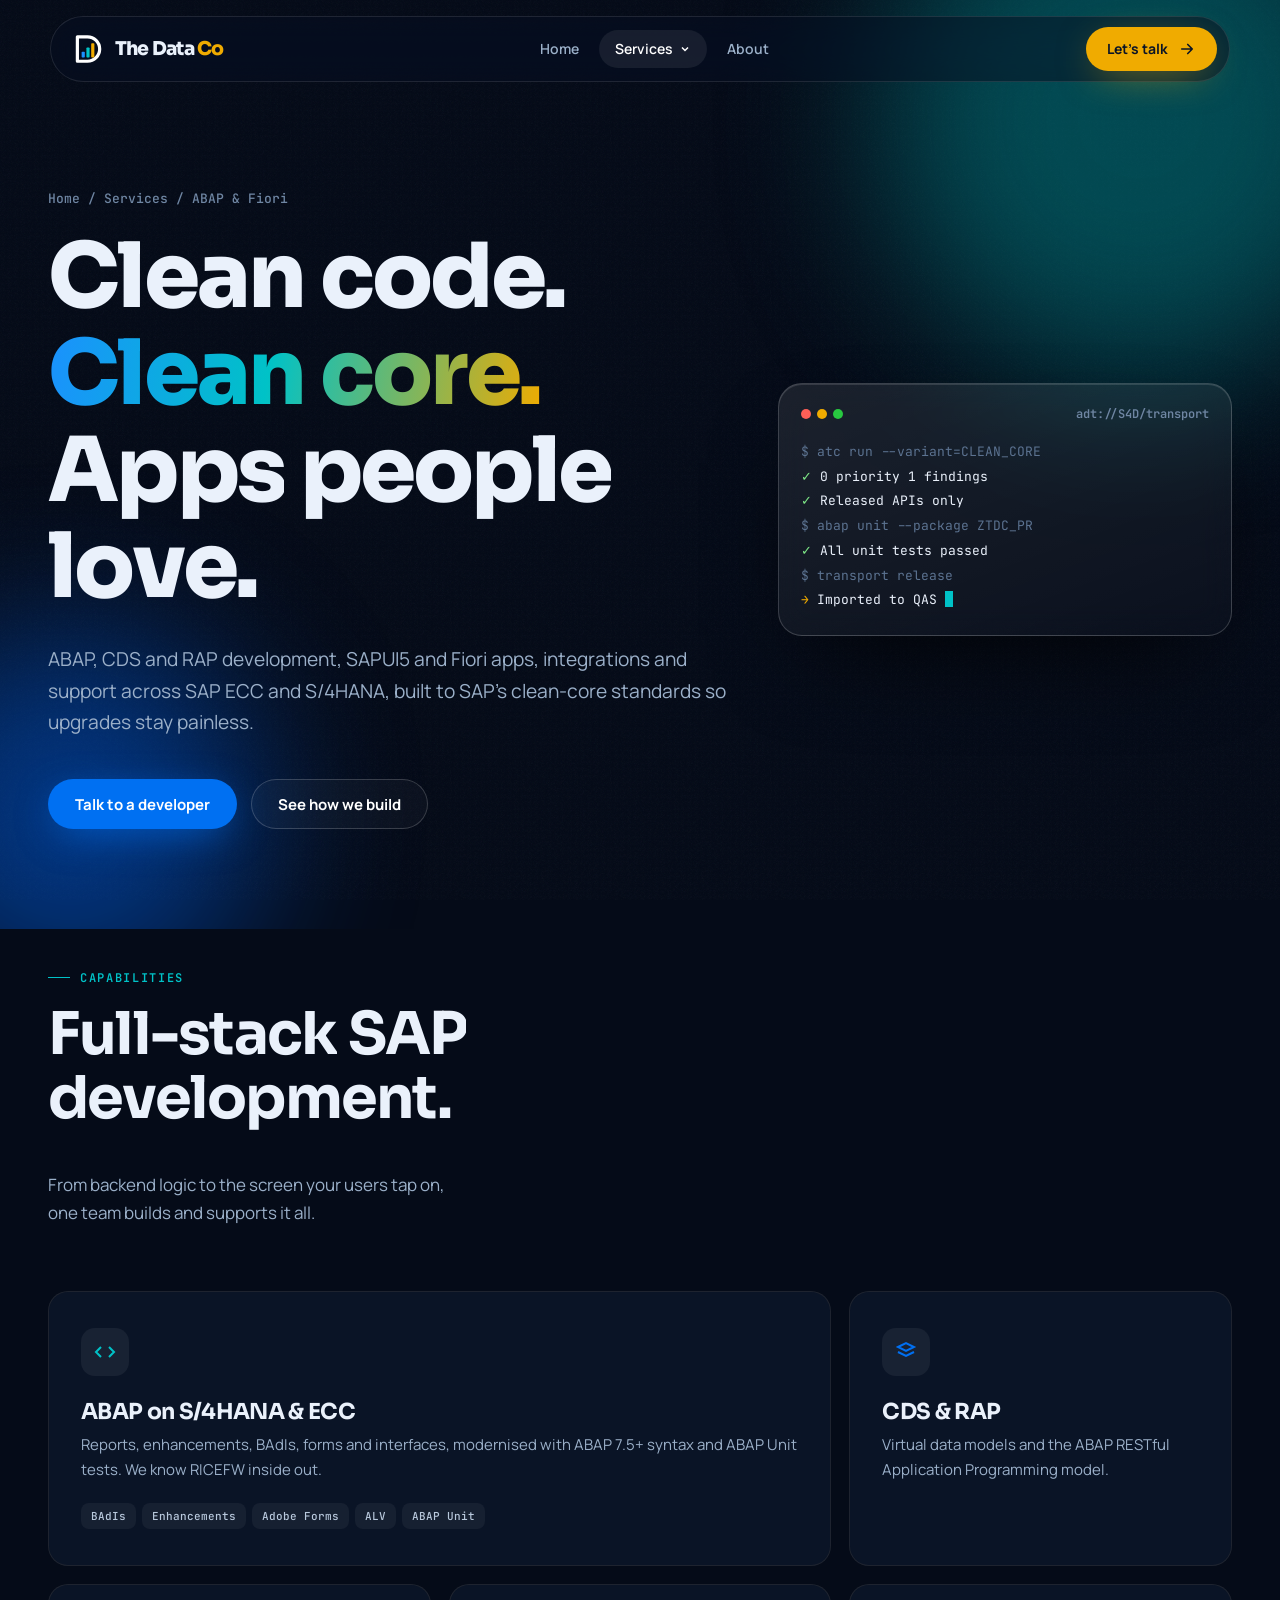
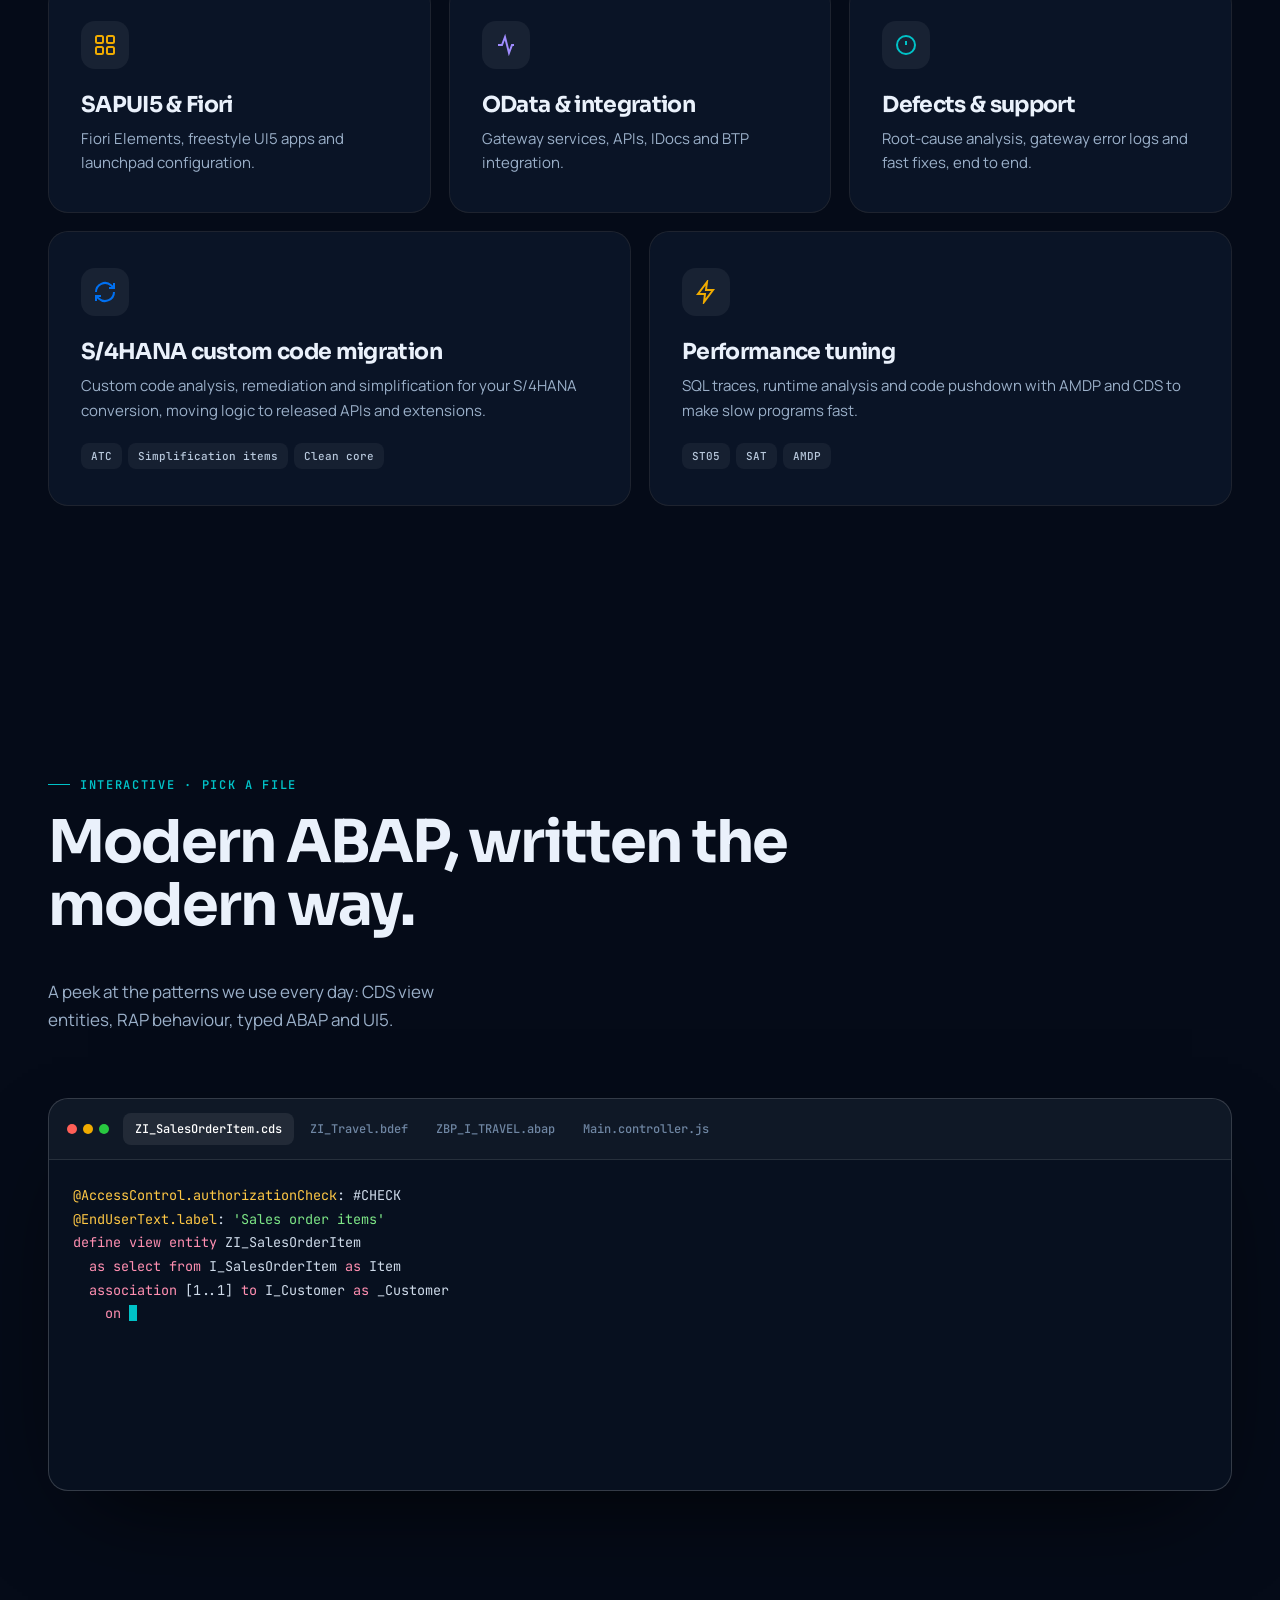
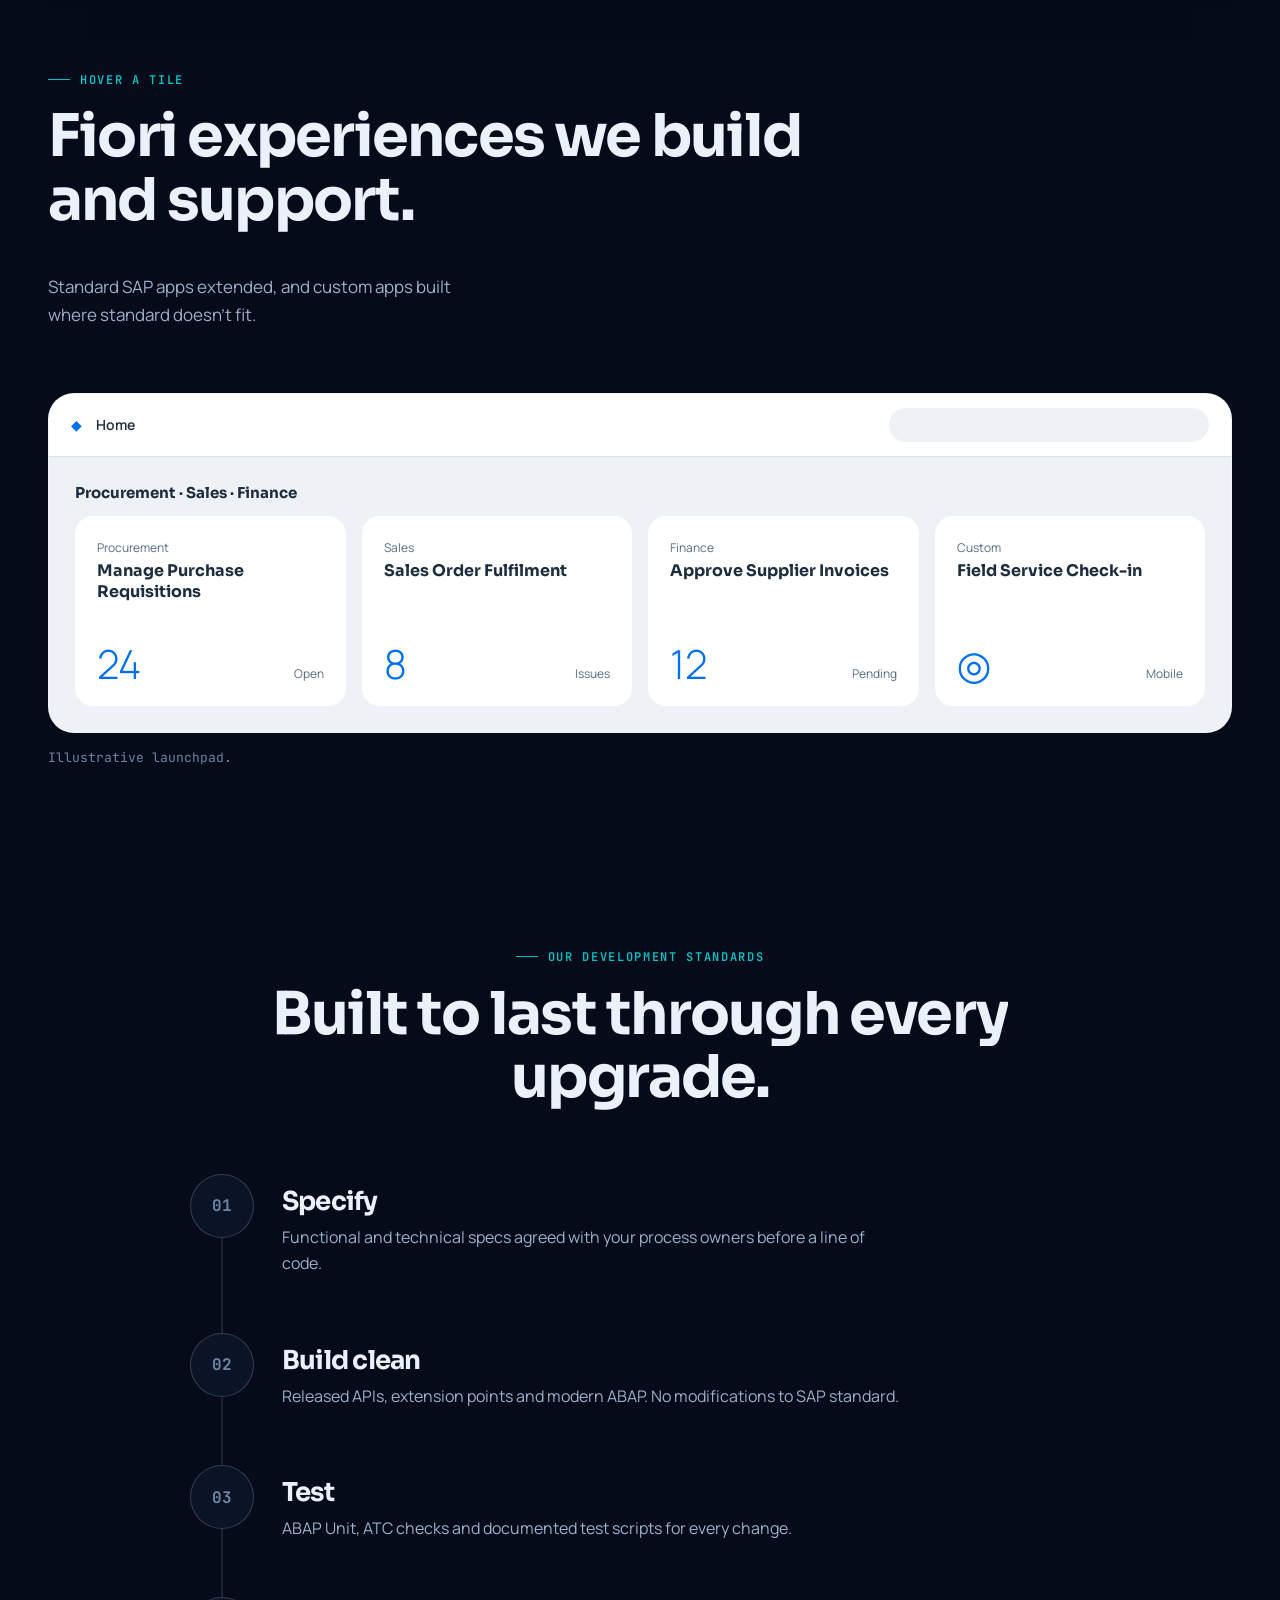
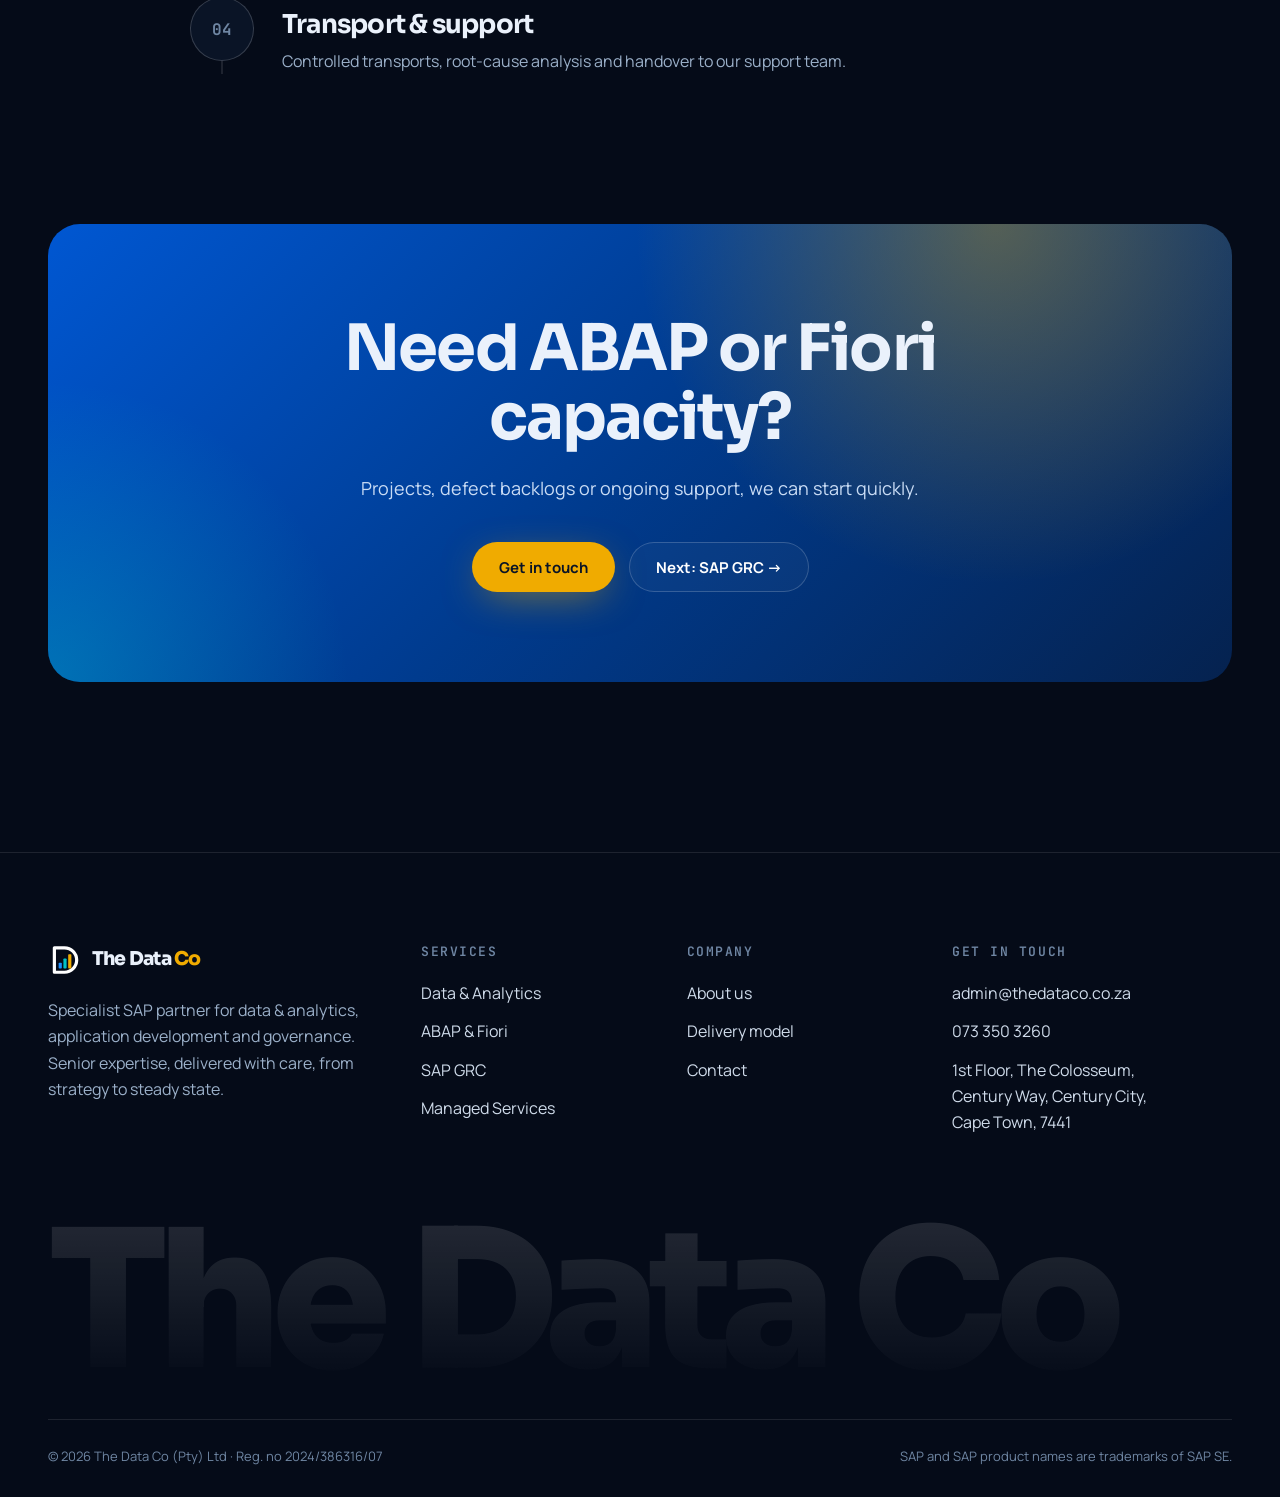
<file: abap-fiori.html>
<!DOCTYPE html>
<html lang="en">
<head>
<meta charset="utf-8">
<meta name="viewport" content="width=device-width, initial-scale=1">
<title>ABAP &amp; Fiori Development | The Data Co</title>
<meta name="description" content="SAP ABAP, CDS, RAP, SAPUI5 and Fiori development and support for SAP ECC and S/4HANA from The Data Co.">
<meta name="theme-color" content="#050B18">
<link rel="preconnect" href="https://fonts.googleapis.com"><link rel="preconnect" href="https://fonts.gstatic.com" crossorigin>
<link href="https://fonts.googleapis.com/css2?family=Sora:wght@600;700;800&family=Manrope:wght@400;500;600;700&family=JetBrains+Mono:wght@500;600&display=swap" rel="stylesheet">
<link rel="icon" href="data:image/svg+xml,%3Csvg xmlns='http://www.w3.org/2000/svg' viewBox='0 0 64 64'%3E%3Crect width='64' height='64' rx='14' fill='%23050B18'/%3E%3Cpath d='M12 9 H31 A23 23 0 0 1 31 55 H12 Z' fill='none' stroke='%23fff' stroke-width='6'/%3E%3Crect x='20' y='37' width='6' height='11' fill='%231B90FF'/%3E%3Crect x='29' y='29' width='6' height='19' fill='%2300C2C7'/%3E%3Crect x='38' y='21' width='6' height='27' fill='%23F0AB00'/%3E%3C/svg%3E">
<link rel="stylesheet" href="styles.css">
<style>
.launchpad{display:grid;grid-template-columns:repeat(4,1fr);gap:16px;perspective:1200px}
.tile{height:190px;position:relative;transform-style:preserve-3d;transition:transform .7s cubic-bezier(.3,.7,.2,1);cursor:pointer}
.tile:hover,.tile:focus-within,.tile.flip{transform:rotateY(180deg)}
.tile .f,.tile .b{position:absolute;inset:0;border-radius:18px;padding:22px;backface-visibility:hidden;-webkit-backface-visibility:hidden;display:flex;flex-direction:column}
.tile .f{background:#fff;color:#1D2D3E}
.tile .f small{font-size:12px;color:#556B82}
.tile .f strong{font:700 16px/1.3 var(--display);margin-top:4px}
.tile .f .kp{margin-top:auto;display:flex;align-items:end;justify-content:space-between}
.tile .f .kp b{font:300 40px/1 var(--body);color:#0070F2}
.tile .b{transform:rotateY(180deg);background:linear-gradient(150deg,#0057D2,#05224F);color:#fff;justify-content:center}
.tile .b strong{font:700 15px var(--display);margin-bottom:8px;color:#FFC845}
.tile .b p{font-size:14px;color:#DCEBFF;margin:0}
.lp-shell{border-radius:26px;border:1px solid var(--line-2);overflow:hidden;background:#EEF2F6}
.lp-bar{display:flex;align-items:center;gap:14px;padding:14px 22px;background:#fff;border-bottom:1px solid #D9E2EC;color:#1D2D3E;font:600 14px var(--body)}
.lp-bar .s{margin-left:auto;width:min(320px,40%);height:34px;border-radius:999px;background:#EEF2F6}
.lp-body{padding:26px}
.lp-group{font:700 15px var(--display);color:#1D2D3E;margin:0 0 14px}
@media(max-width:1000px){.launchpad{grid-template-columns:repeat(2,1fr)}}
@media(max-width:520px){.launchpad{grid-template-columns:1fr}.lp-body{padding:16px}}
</style>
</head>
<body data-page="abap">
<main>

<section class="phero">
  <div class="orb a" style="background:#007E83"></div><div class="orb b" style="background:#0057D2"></div>
  <div class="wrap phero-grid" style="position:relative;z-index:2">
    <div>
      <div class="crumbs rv"><a href="index.html">Home</a> / Services / ABAP &amp; Fiori</div>
      <h1 class="split">Clean code. <span class="grad">Clean core.</span> Apps people love.</h1>
      <p class="lead rv d1">ABAP, CDS and RAP development, SAPUI5 and Fiori apps, integrations and support across SAP ECC and S/4HANA, built to SAP's clean-core standards so upgrades stay painless.</p>
      <div class="ctas rv d2"><a class="btn btn-primary magnetic" href="contact.html?service=ABAP%20%26%20Fiori">Talk to a developer</a><a class="btn btn-ghost magnetic" href="#code">See how we build</a></div>
    </div>
    <div class="rv d2" style="perspective:1200px">
      <div class="glass dash" data-tilt style="font-family:var(--mono);font-size:13px;line-height:1.9">
        <div class="dash-top"><div class="dots"><i></i><i></i><i></i></div><span class="dash-title">adt://S4D/transport</span></div>
        <div style="color:#5C7391">$ atc run --variant=CLEAN_CORE</div>
        <div><span style="color:#7EE787">✓</span> 0 priority 1 findings</div>
        <div><span style="color:#7EE787">✓</span> Released APIs only</div>
        <div style="color:#5C7391">$ abap unit --package ZTDC_PR</div>
        <div><span style="color:#7EE787">✓</span> All unit tests passed</div>
        <div style="color:#5C7391">$ transport release</div>
        <div><span style="color:#F0AB00">→</span> Imported to QAS <span class="type-caret"></span></div>
      </div>
    </div>
  </div>
</section>

<section style="padding-top:30px">
  <div class="wrap">
    <div class="sec-head"><div><span class="tag rv">Capabilities</span><h2 class="split">Full-stack SAP development.</h2></div><p class="rv">From backend logic to the screen your users tap on, one team builds and supports it all.</p></div>
    <div class="bento">
      <div class="spot w4 rv" style="--c:#00C2C7"><div class="spot-in cap" style="--c:#00C2C7"><div class="ic"><svg width="24" height="24" viewBox="0 0 24 24" fill="none" stroke="currentColor" stroke-width="2"><path d="M8 7l-5 5 5 5M16 7l5 5-5 5"/></svg></div><h3>ABAP on S/4HANA &amp; ECC</h3><p>Reports, enhancements, BAdIs, forms and interfaces, modernised with ABAP 7.5+ syntax and ABAP Unit tests. We know RICEFW inside out.</p><div class="mini"><span>BAdIs</span><span>Enhancements</span><span>Adobe Forms</span><span>ALV</span><span>ABAP Unit</span></div></div></div>
      <div class="spot w2 rv d1" style="--c:#0070F2"><div class="spot-in cap"><div class="ic"><svg width="24" height="24" viewBox="0 0 24 24" fill="none" stroke="currentColor" stroke-width="2"><path d="M4 7l8-4 8 4-8 4z"/><path d="M4 12l8 4 8-4"/></svg></div><h3>CDS &amp; RAP</h3><p>Virtual data models and the ABAP RESTful Application Programming model.</p></div></div>
      <div class="spot rv" style="--c:#F0AB00"><div class="spot-in cap" style="--c:#F0AB00"><div class="ic"><svg width="24" height="24" viewBox="0 0 24 24" fill="none" stroke="currentColor" stroke-width="2"><rect x="3" y="3" width="7" height="7" rx="1.5"/><rect x="14" y="3" width="7" height="7" rx="1.5"/><rect x="3" y="14" width="7" height="7" rx="1.5"/><rect x="14" y="14" width="7" height="7" rx="1.5"/></svg></div><h3>SAPUI5 &amp; Fiori</h3><p>Fiori Elements, freestyle UI5 apps and launchpad configuration.</p></div></div>
      <div class="spot rv d1" style="--c:#7B61FF"><div class="spot-in cap" style="--c:#A08CFF"><div class="ic"><svg width="24" height="24" viewBox="0 0 24 24" fill="none" stroke="currentColor" stroke-width="2"><path d="M4 12h4l3-8 4 16 3-8h2"/></svg></div><h3>OData &amp; integration</h3><p>Gateway services, APIs, IDocs and BTP integration.</p></div></div>
      <div class="spot rv d2" style="--c:#00C2C7"><div class="spot-in cap" style="--c:#00C2C7"><div class="ic"><svg width="24" height="24" viewBox="0 0 24 24" fill="none" stroke="currentColor" stroke-width="2"><circle cx="12" cy="12" r="9"/><path d="M12 8v4M12 16h.01"/></svg></div><h3>Defects &amp; support</h3><p>Root-cause analysis, gateway error logs and fast fixes, end to end.</p></div></div>
      <div class="spot w3 rv" style="--c:#0070F2"><div class="spot-in cap"><div class="ic"><svg width="24" height="24" viewBox="0 0 24 24" fill="none" stroke="currentColor" stroke-width="2"><path d="M3 12a9 9 0 0115-6.7L21 8M21 3v5h-5M21 12a9 9 0 01-15 6.7L3 16M3 21v-5h5"/></svg></div><h3>S/4HANA custom code migration</h3><p>Custom code analysis, remediation and simplification for your S/4HANA conversion, moving logic to released APIs and extensions.</p><div class="mini"><span>ATC</span><span>Simplification items</span><span>Clean core</span></div></div></div>
      <div class="spot w3 rv d1" style="--c:#F0AB00"><div class="spot-in cap" style="--c:#F0AB00"><div class="ic"><svg width="24" height="24" viewBox="0 0 24 24" fill="none" stroke="currentColor" stroke-width="2"><path d="M13 2L4 14h7l-1 8 9-12h-7z"/></svg></div><h3>Performance tuning</h3><p>SQL traces, runtime analysis and code pushdown with AMDP and CDS to make slow programs fast.</p><div class="mini"><span>ST05</span><span>SAT</span><span>AMDP</span></div></div></div>
    </div>
  </div>
</section>

<section id="code">
  <div class="wrap">
    <div class="sec-head"><div><span class="tag rv">Interactive · pick a file</span><h2 class="split">Modern ABAP, written the modern way.</h2></div><p class="rv">A peek at the patterns we use every day: CDS view entities, RAP behaviour, typed ABAP and UI5.</p></div>
    <div class="code rv" data-code>
      <div class="code-bar"><div class="dots"><i></i><i></i><i></i></div>
        <div class="code-tabs"><button data-k="cds" class="on">ZI_SalesOrderItem.cds</button><button data-k="bdef">ZI_Travel.bdef</button><button data-k="abap">ZBP_I_TRAVEL.abap</button><button data-k="ui5">Main.controller.js</button></div>
      </div>
      <pre aria-live="off"></pre>
    </div>
<script type="text/plain" data-code-src="cds">@AccessControl.authorizationCheck: #CHECK
@EndUserText.label: 'Sales order items'
define view entity ZI_SalesOrderItem
  as select from I_SalesOrderItem as Item
  association [1..1] to I_Customer as _Customer
    on $projection.SoldToParty = _Customer.Customer
{
  key Item.SalesOrder,
  key Item.SalesOrderItem,
      Item.Material,
      Item.SoldToParty,
      @Semantics.amount.currencyCode: 'TransactionCurrency'
      Item.NetAmount,
      Item.TransactionCurrency,
      _Customer
}</script>
<script type="text/plain" data-code-src="bdef">managed implementation in class zbp_i_travel unique;
strict ( 2 );

define behavior for ZI_Travel alias Travel
persistent table ztdc_travel
lock master
authorization master ( instance )
{
  create; update; delete;
  field ( readonly ) TravelID;

  validation validateDates on save { field BeginDate, EndDate; }
  determination setStatus on modify { create; }
  action acceptTravel result [1] $self;
}</script>
<script type="text/plain" data-code-src="abap">METHOD validateDates.
  READ ENTITIES OF zi_travel IN LOCAL MODE
    ENTITY Travel
      FIELDS ( BeginDate EndDate )
      WITH CORRESPONDING #( keys )
    RESULT DATA(travels).

  LOOP AT travels INTO DATA(travel).
    IF travel-EndDate < travel-BeginDate.
      APPEND VALUE #( %tky = travel-%tky ) TO failed-travel.
    ENDIF.
  ENDLOOP.
ENDMETHOD.</script>
<script type="text/plain" data-code-src="ui5">sap.ui.define([
  "sap/ui/core/mvc/Controller",
  "sap/m/MessageToast"
], function (Controller, MessageToast) {
  "use strict";
  return Controller.extend("tdc.app.controller.Main", {
    // Approve the selected request via OData V4
    onApprove: function (oEvent) {
      const oCtx = oEvent.getSource().getBindingContext();
      oCtx.getModel().submitBatch("approve")
        .then(() => MessageToast.show("Approved"));
    }
  });
});</script>
  </div>
</section>

<section style="padding-top:40px">
  <div class="wrap">
    <div class="sec-head"><div><span class="tag rv">Hover a tile</span><h2 class="split">Fiori experiences we build and support.</h2></div><p class="rv">Standard SAP apps extended, and custom apps built where standard doesn't fit.</p></div>
    <div class="lp-shell rv">
      <div class="lp-bar"><span style="font-weight:800;color:#0070F2">◆</span> Home<div class="s"></div></div>
      <div class="lp-body">
        <p class="lp-group">Procurement · Sales · Finance</p>
        <div class="launchpad">
          <div class="tile" tabindex="0"><div class="f"><small>Procurement</small><strong>Manage Purchase Requisitions</strong><div class="kp"><b>24</b><small>Open</small></div></div><div class="b"><strong>Extend &amp; fix</strong><p>Adapting standard Fiori apps, resolving gateway and backend errors.</p></div></div>
          <div class="tile" tabindex="0"><div class="f"><small>Sales</small><strong>Sales Order Fulfilment</strong><div class="kp"><b>8</b><small>Issues</small></div></div><div class="b"><strong>Fiori Elements</strong><p>List reports and object pages built on CDS and RAP.</p></div></div>
          <div class="tile" tabindex="0"><div class="f"><small>Finance</small><strong>Approve Supplier Invoices</strong><div class="kp"><b>12</b><small>Pending</small></div></div><div class="b"><strong>Workflow</strong><p>Approval flows with flexible workflow and inbox integration.</p></div></div>
          <div class="tile" tabindex="0"><div class="f"><small>Custom</small><strong>Field Service Check-in</strong><div class="kp"><b>◎</b><small>Mobile</small></div></div><div class="b"><strong>Freestyle UI5</strong><p>Custom, mobile-ready apps where standard doesn't fit.</p></div></div>
        </div>
      </div>
    </div>
    <p class="rv" style="color:#6F86A3;font-size:13px;margin-top:14px;font-family:'JetBrains Mono'">Illustrative launchpad.</p>
  </div>
</section>

<section style="padding-top:40px">
  <div class="wrap">
    <div class="sec-head" style="justify-content:center;text-align:center"><div><span class="tag rv">Our development standards</span><h2 class="split">Built to last through every upgrade.</h2></div></div>
    <div class="timeline">
      <div class="rail"></div><div class="fill"></div>
      <div class="tl"><div class="dot">01</div><div><h3>Specify</h3><p>Functional and technical specs agreed with your process owners before a line of code.</p></div></div>
      <div class="tl"><div class="dot">02</div><div><h3>Build clean</h3><p>Released APIs, extension points and modern ABAP. No modifications to SAP standard.</p></div></div>
      <div class="tl"><div class="dot">03</div><div><h3>Test</h3><p>ABAP Unit, ATC checks and documented test scripts for every change.</p></div></div>
      <div class="tl" style="padding-bottom:0"><div class="dot">04</div><div><h3>Transport &amp; support</h3><p>Controlled transports, root-cause analysis and handover to our support team.</p></div></div>
    </div>
  </div>
</section>

<section style="padding-top:20px">
  <div class="wrap">
    <div class="cta-big rv">
      <h2>Need ABAP or Fiori capacity?</h2>
      <p>Projects, defect backlogs or ongoing support, we can start quickly.</p>
      <div class="ctas" style="justify-content:center"><a class="btn btn-gold magnetic" href="contact.html?service=ABAP%20%26%20Fiori">Get in touch</a><a class="btn btn-ghost magnetic" href="grc.html">Next: SAP GRC →</a></div>
    </div>
  </div>
</section>
</main>
<script src="main.js"></script>
</body>
</html>
</file>
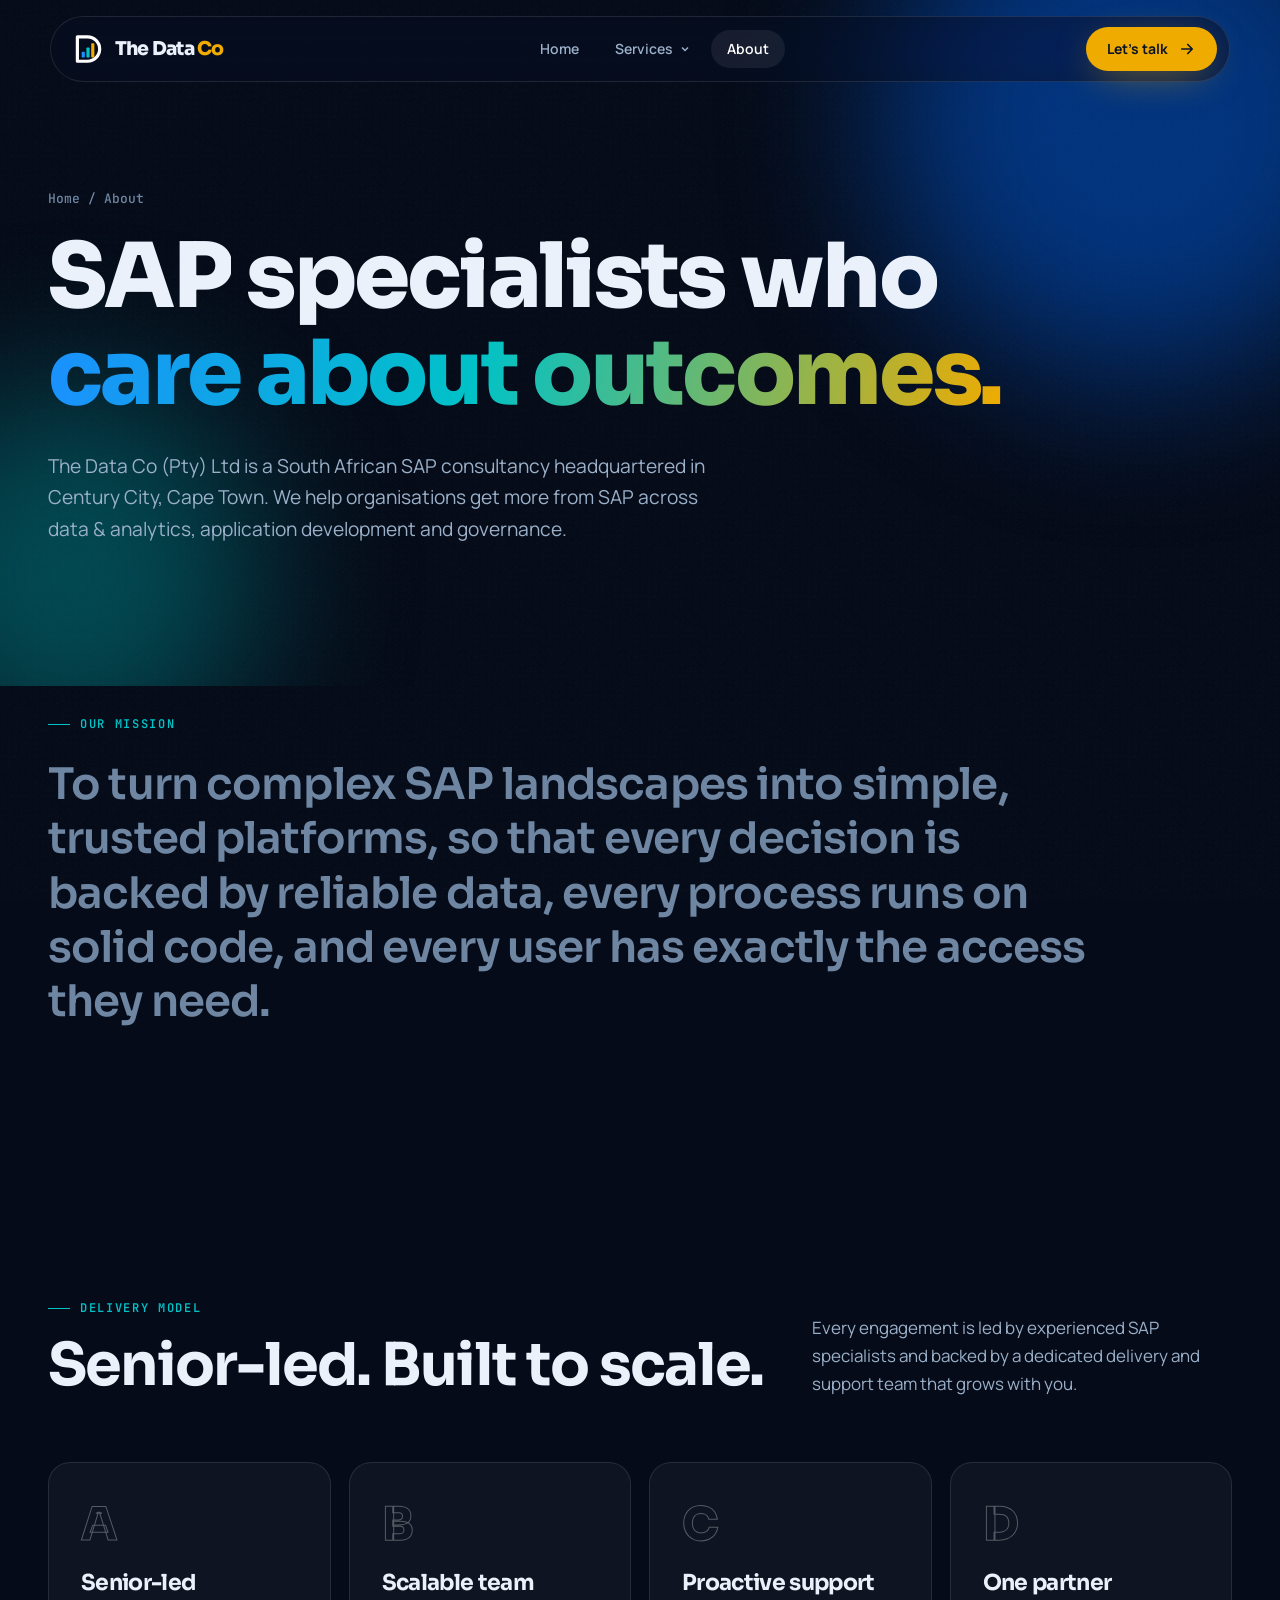
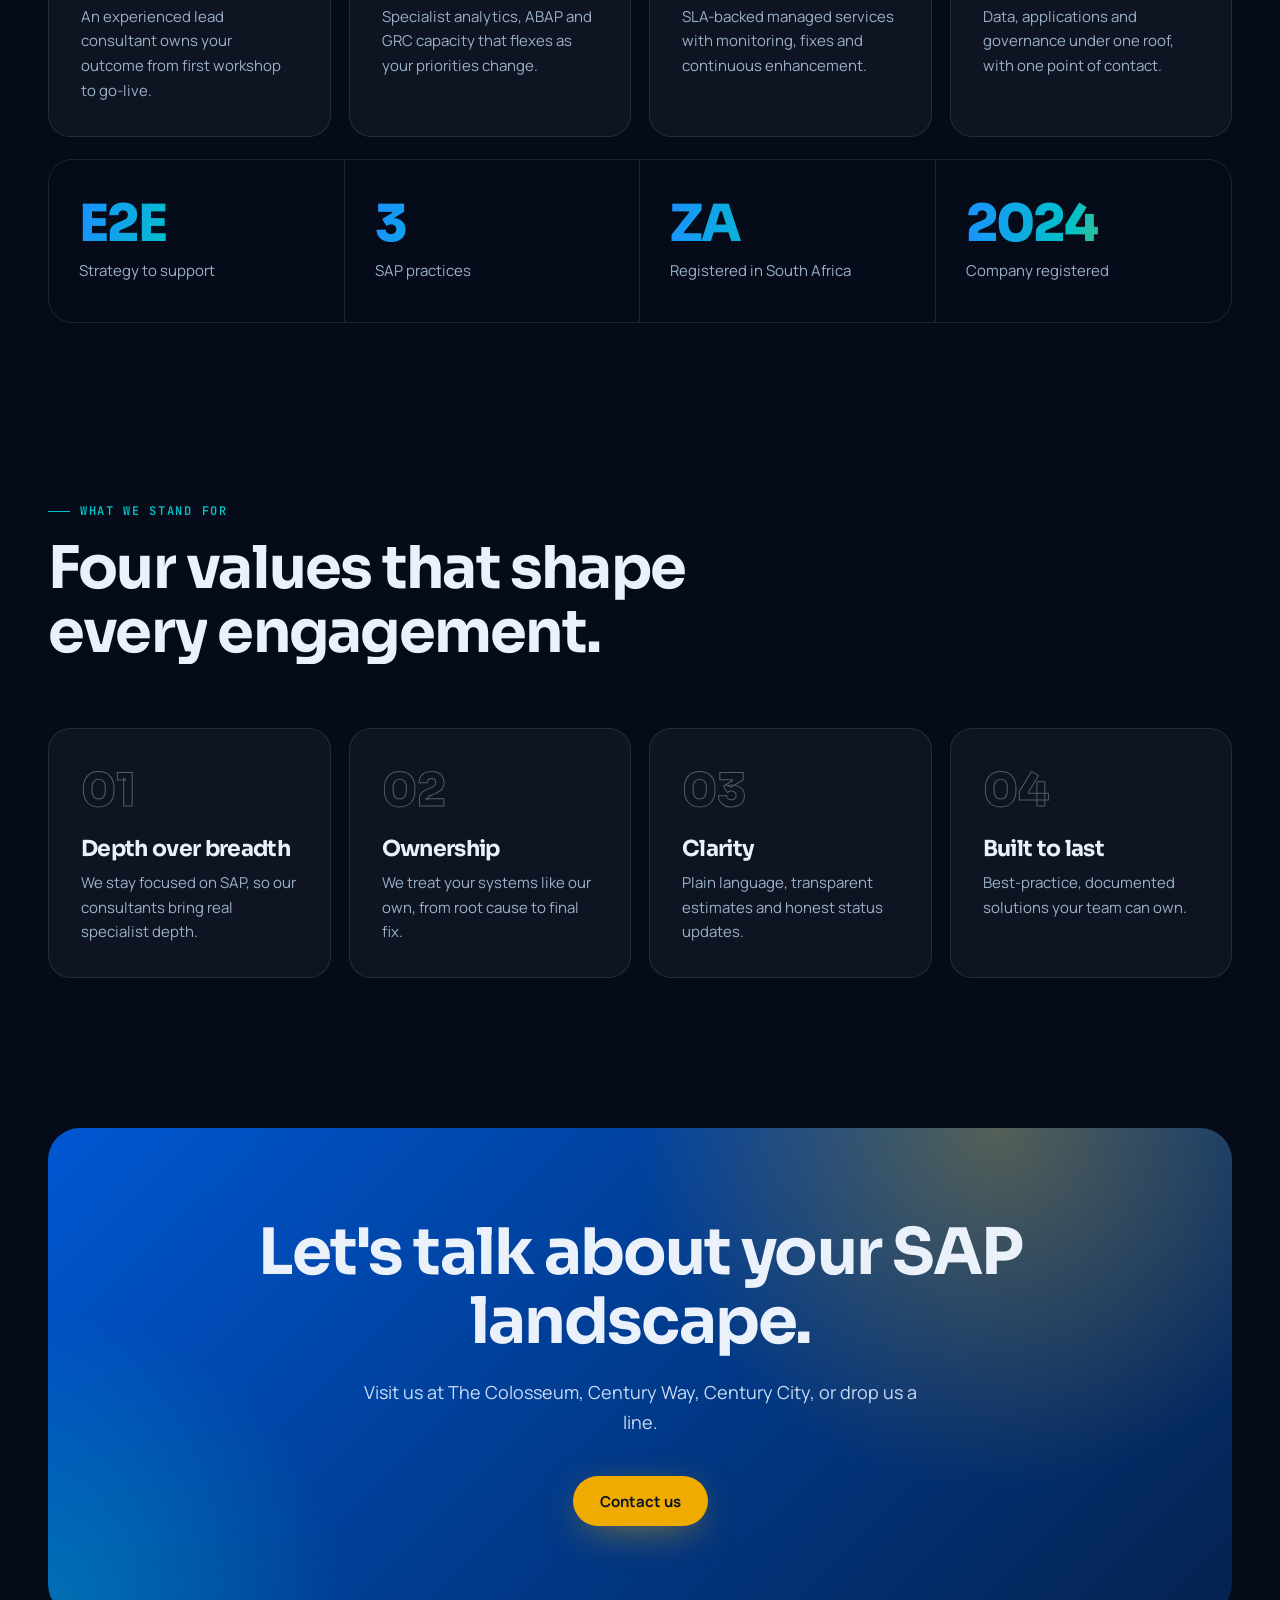
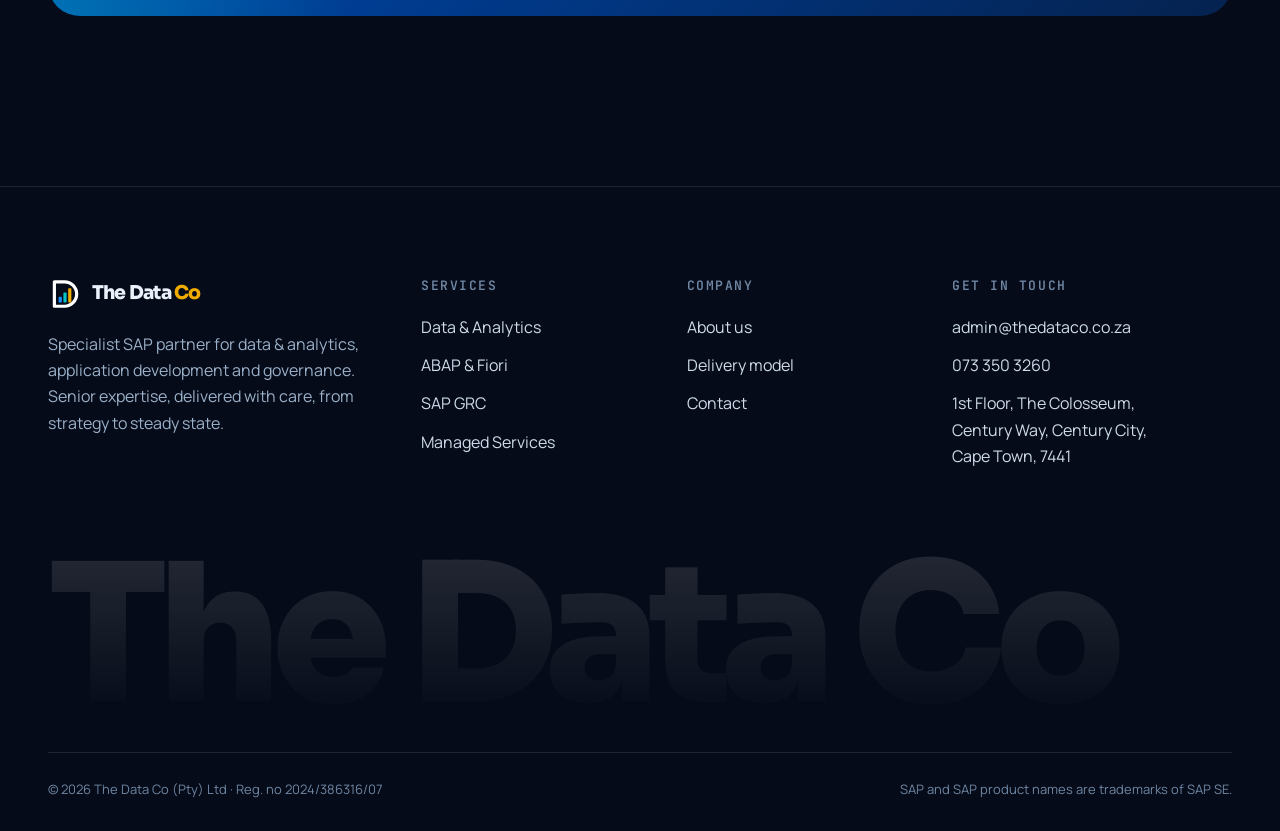
<file: about.html>
<!DOCTYPE html>
<html lang="en">
<head>
<meta charset="utf-8">
<meta name="viewport" content="width=device-width, initial-scale=1">
<title>About | The Data Co</title>
<meta name="description" content="The Data Co is a specialist SAP consultancy for data & analytics, ABAP & Fiori development and SAP GRC.">
<meta name="theme-color" content="#050B18">
<link rel="preconnect" href="https://fonts.googleapis.com"><link rel="preconnect" href="https://fonts.gstatic.com" crossorigin>
<link href="https://fonts.googleapis.com/css2?family=Sora:wght@600;700;800&family=Manrope:wght@400;500;600;700&family=JetBrains+Mono:wght@500;600&display=swap" rel="stylesheet">
<link rel="icon" href="data:image/svg+xml,%3Csvg xmlns='http://www.w3.org/2000/svg' viewBox='0 0 64 64'%3E%3Crect width='64' height='64' rx='14' fill='%23050B18'/%3E%3Cpath d='M12 9 H31 A23 23 0 0 1 31 55 H12 Z' fill='none' stroke='%23fff' stroke-width='6'/%3E%3Crect x='20' y='37' width='6' height='11' fill='%231B90FF'/%3E%3Crect x='29' y='29' width='6' height='19' fill='%2300C2C7'/%3E%3Crect x='38' y='21' width='6' height='27' fill='%23F0AB00'/%3E%3C/svg%3E">
<link rel="stylesheet" href="styles.css">
<style>
.mission{font:600 clamp(26px,3.4vw,46px)/1.25 var(--display);letter-spacing:-.02em;max-width:1050px}
.mission span{color:var(--dim);transition:color .5s}
.mission span.lit{color:#fff}
</style>
</head>
<body data-page="about">
<main>

<section class="phero">
  <div class="orb a"></div><div class="orb b"></div>
  <div class="wrap" style="position:relative;z-index:2">
    <div class="crumbs rv"><a href="index.html">Home</a> / About</div>
    <h1 class="split">SAP specialists who <span class="grad">care about outcomes.</span></h1>
    <p class="lead rv d1">The Data Co (Pty) Ltd is a South African SAP consultancy headquartered in Century City, Cape Town. We help organisations get more from SAP across data &amp; analytics, application development and governance.</p>
  </div>
</section>

<section style="padding-top:20px">
  <div class="wrap">
    <span class="tag rv">Our mission</span>
    <p class="mission" id="mission" style="margin-top:26px">To turn complex SAP landscapes into simple, trusted platforms, so that every decision is backed by reliable data, every process runs on solid code, and every user has exactly the access they need.</p>
  </div>
</section>

<section id="delivery">
  <div class="wrap">
    <div class="sec-head"><div><span class="tag rv">Delivery model</span><h2 class="split">Senior-led. Built to scale.</h2></div><p class="rv">Every engagement is led by experienced SAP specialists and backed by a dedicated delivery and support team that grows with you.</p></div>
    <div class="values">
      <div class="value rv"><div class="n">A</div><h3>Senior-led</h3><p>An experienced lead consultant owns your outcome from first workshop to go-live.</p></div>
      <div class="value rv d1"><div class="n">B</div><h3>Scalable team</h3><p>Specialist analytics, ABAP and GRC capacity that flexes as your priorities change.</p></div>
      <div class="value rv d2"><div class="n">C</div><h3>Proactive support</h3><p>SLA-backed managed services with monitoring, fixes and continuous enhancement.</p></div>
      <div class="value rv d3"><div class="n">D</div><h3>One partner</h3><p>Data, applications and governance under one roof, with one point of contact.</p></div>
    </div>
    <div class="stats rv" style="margin-top:22px">
      <div class="stat"><strong class="grad">E2E</strong><span>Strategy to support</span></div>
      <div class="stat"><strong class="grad" data-count="3">0</strong><span>SAP practices</span></div>
      <div class="stat"><strong class="grad">ZA</strong><span>Registered in South Africa</span></div>
      <div class="stat"><strong class="grad">2024</strong><span>Company registered</span></div>
    </div>
  </div>
</section>

<section style="padding-top:40px">
  <div class="wrap">
    <div class="sec-head"><div><span class="tag rv">What we stand for</span><h2 class="split">Four values that shape every engagement.</h2></div></div>
    <div class="values">
      <div class="value rv"><div class="n">01</div><h3>Depth over breadth</h3><p>We stay focused on SAP, so our consultants bring real specialist depth.</p></div>
      <div class="value rv d1"><div class="n">02</div><h3>Ownership</h3><p>We treat your systems like our own, from root cause to final fix.</p></div>
      <div class="value rv d2"><div class="n">03</div><h3>Clarity</h3><p>Plain language, transparent estimates and honest status updates.</p></div>
      <div class="value rv d3"><div class="n">04</div><h3>Built to last</h3><p>Best-practice, documented solutions your team can own.</p></div>
    </div>
  </div>
</section>


<section style="padding-top:20px">
  <div class="wrap">
    <div class="cta-big rv">
      <h2>Let's talk about your SAP landscape.</h2>
      <p>Visit us at The Colosseum, Century Way, Century City, or drop us a line.</p>
      <div class="ctas" style="justify-content:center"><a class="btn btn-gold magnetic" href="contact.html">Contact us</a></div>
    </div>
  </div>
</section>
</main>
<script src="main.js"></script>
<script>
// mission text lights up word by word as you scroll
(function(){const m=document.getElementById('mission');m.innerHTML=m.textContent.split(' ').map(w=>'<span>'+w+'</span>').join(' ');const ws=[...m.children];
const u=()=>{const r=m.getBoundingClientRect();const p=Math.min(1,Math.max(0,(innerHeight*.85-r.top)/(r.height+innerHeight*.35)));const n=Math.round(p*ws.length);ws.forEach((w,i)=>w.classList.toggle('lit',i<n));};addEventListener('scroll',u,{passive:true});u();})();
</script>
</body>
</html>
</file>
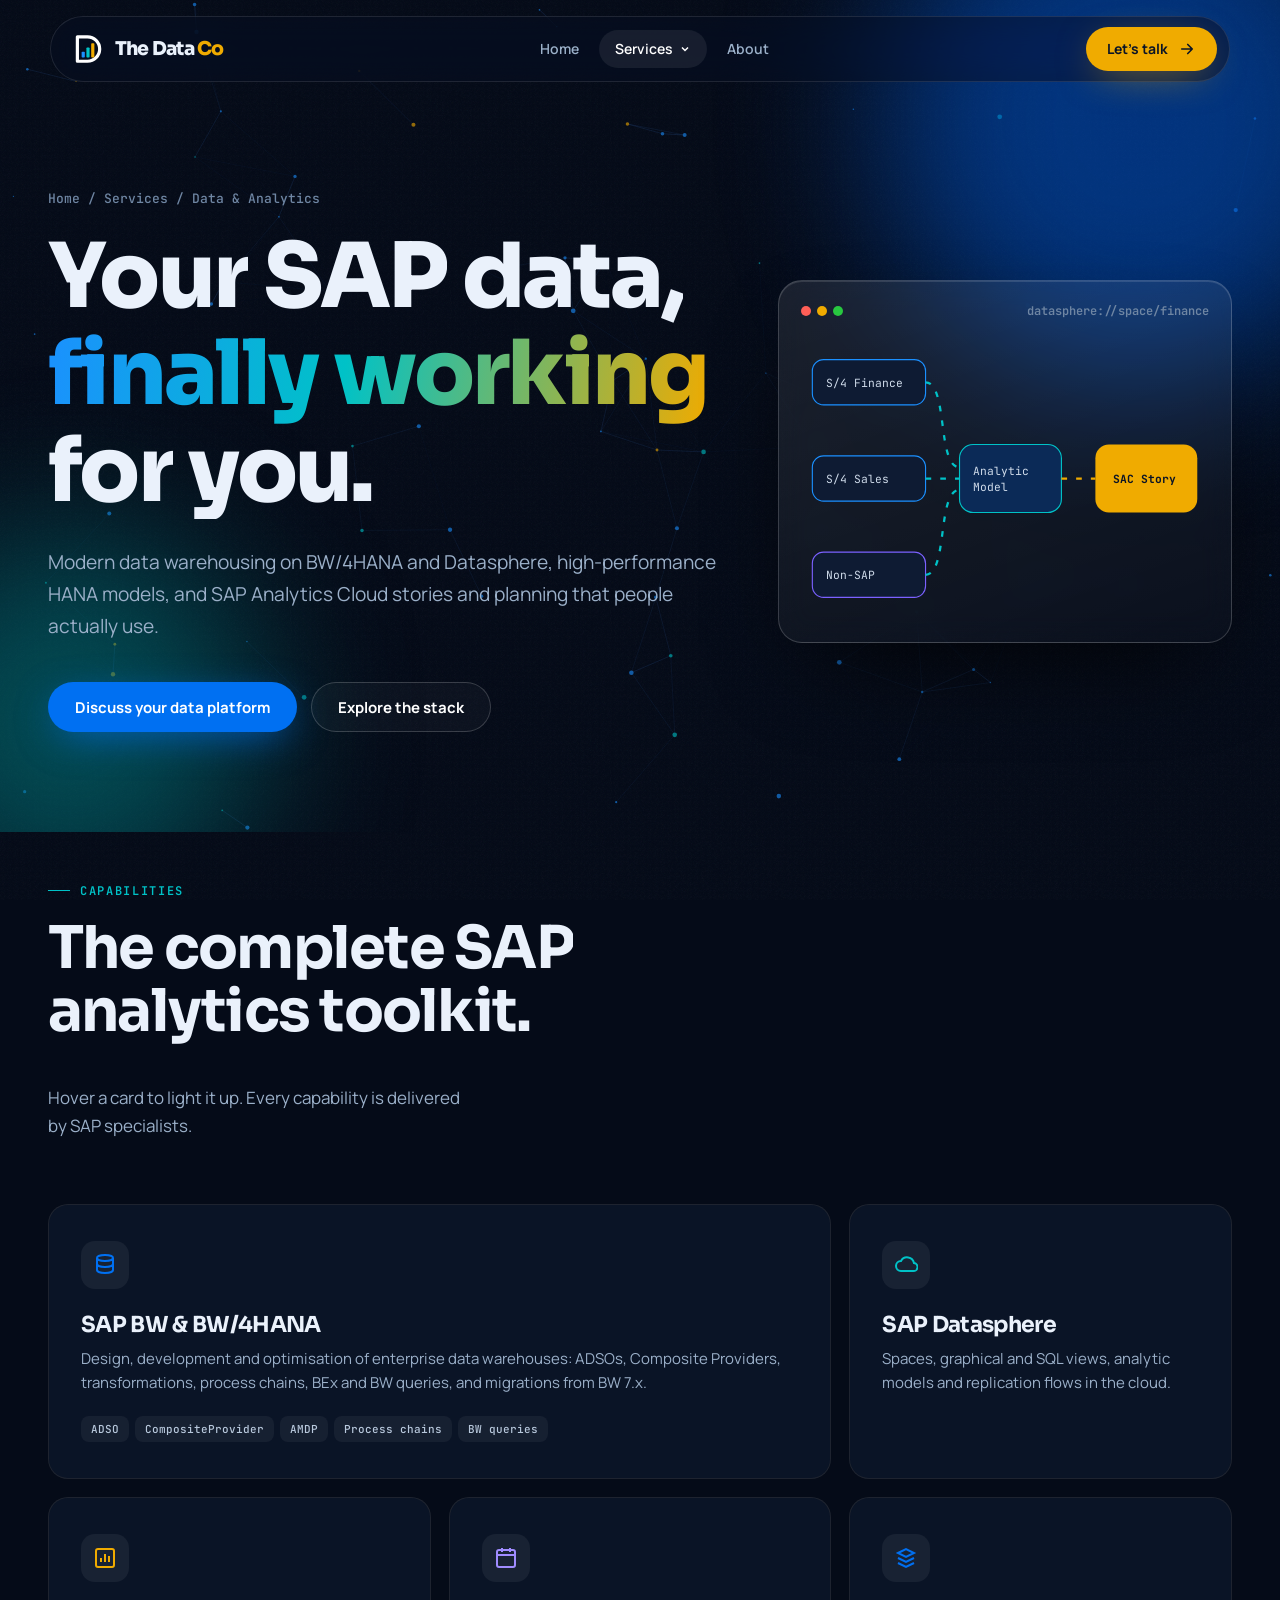
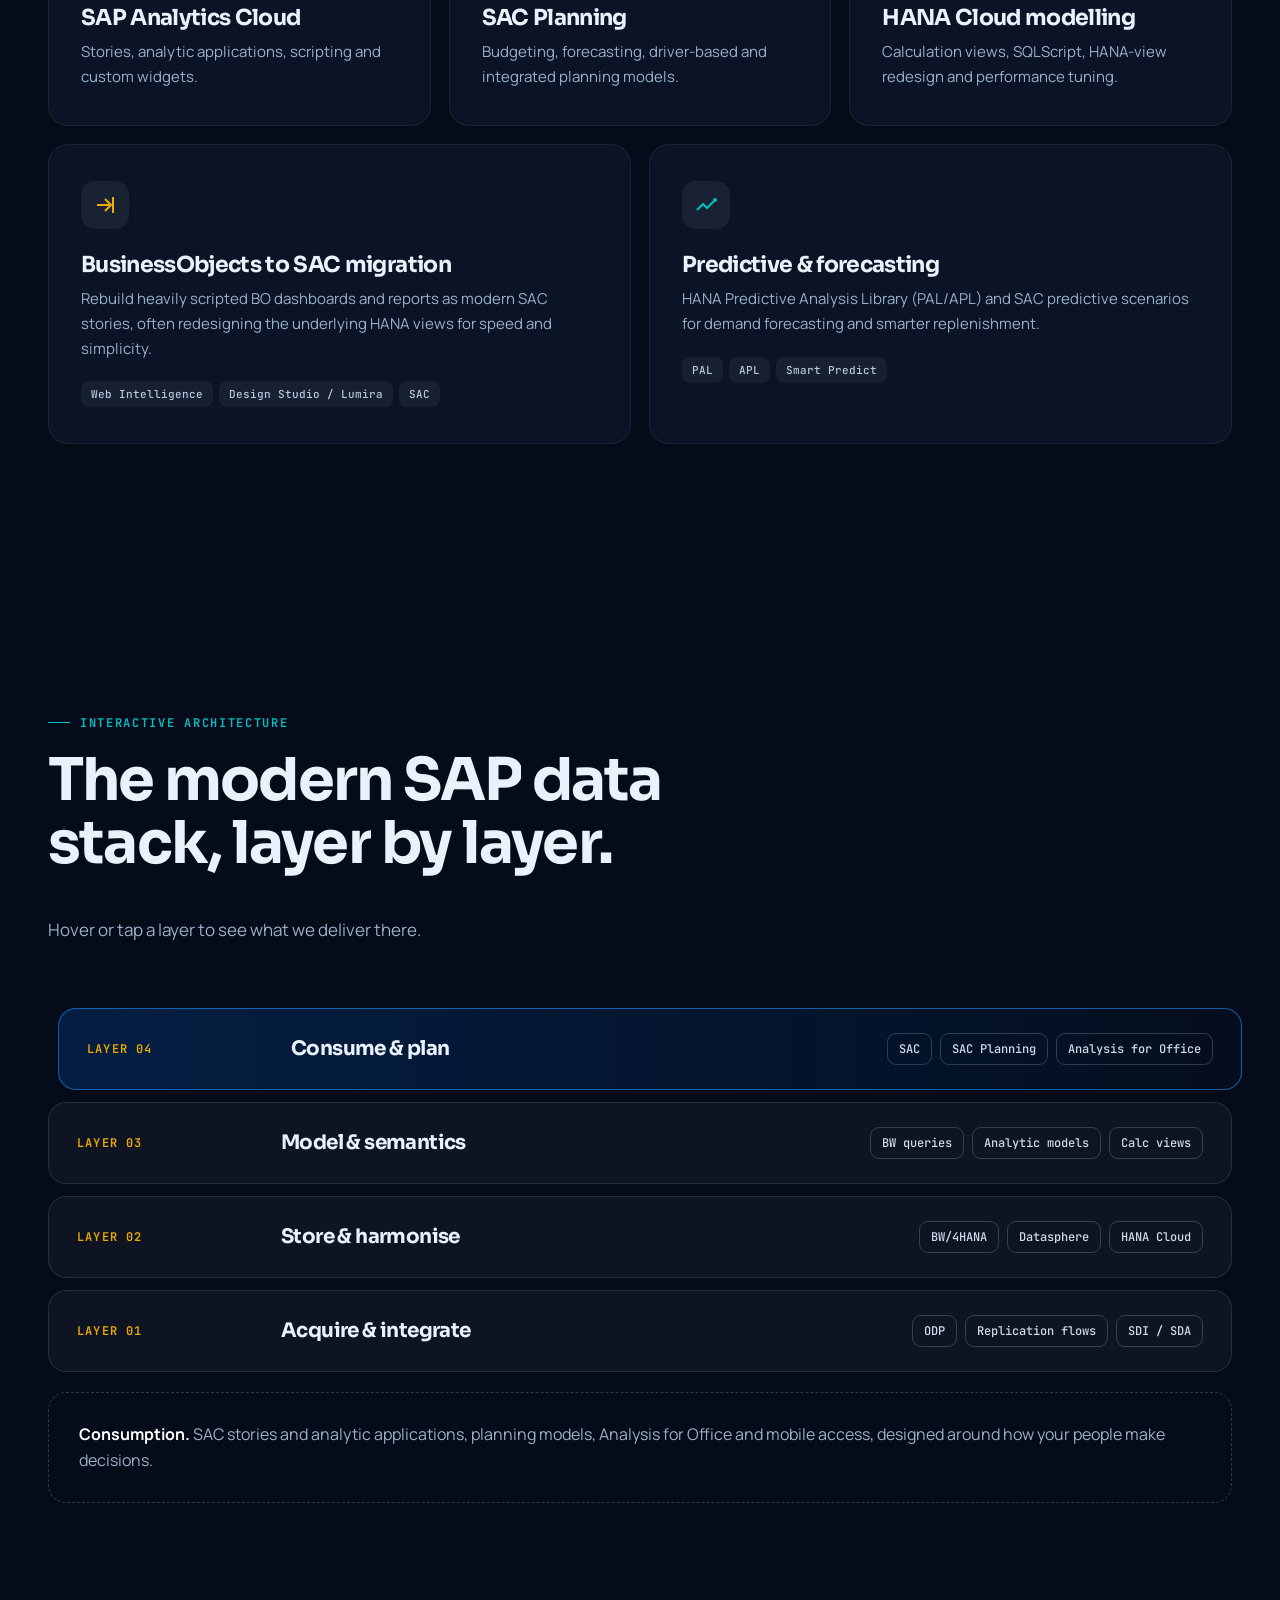
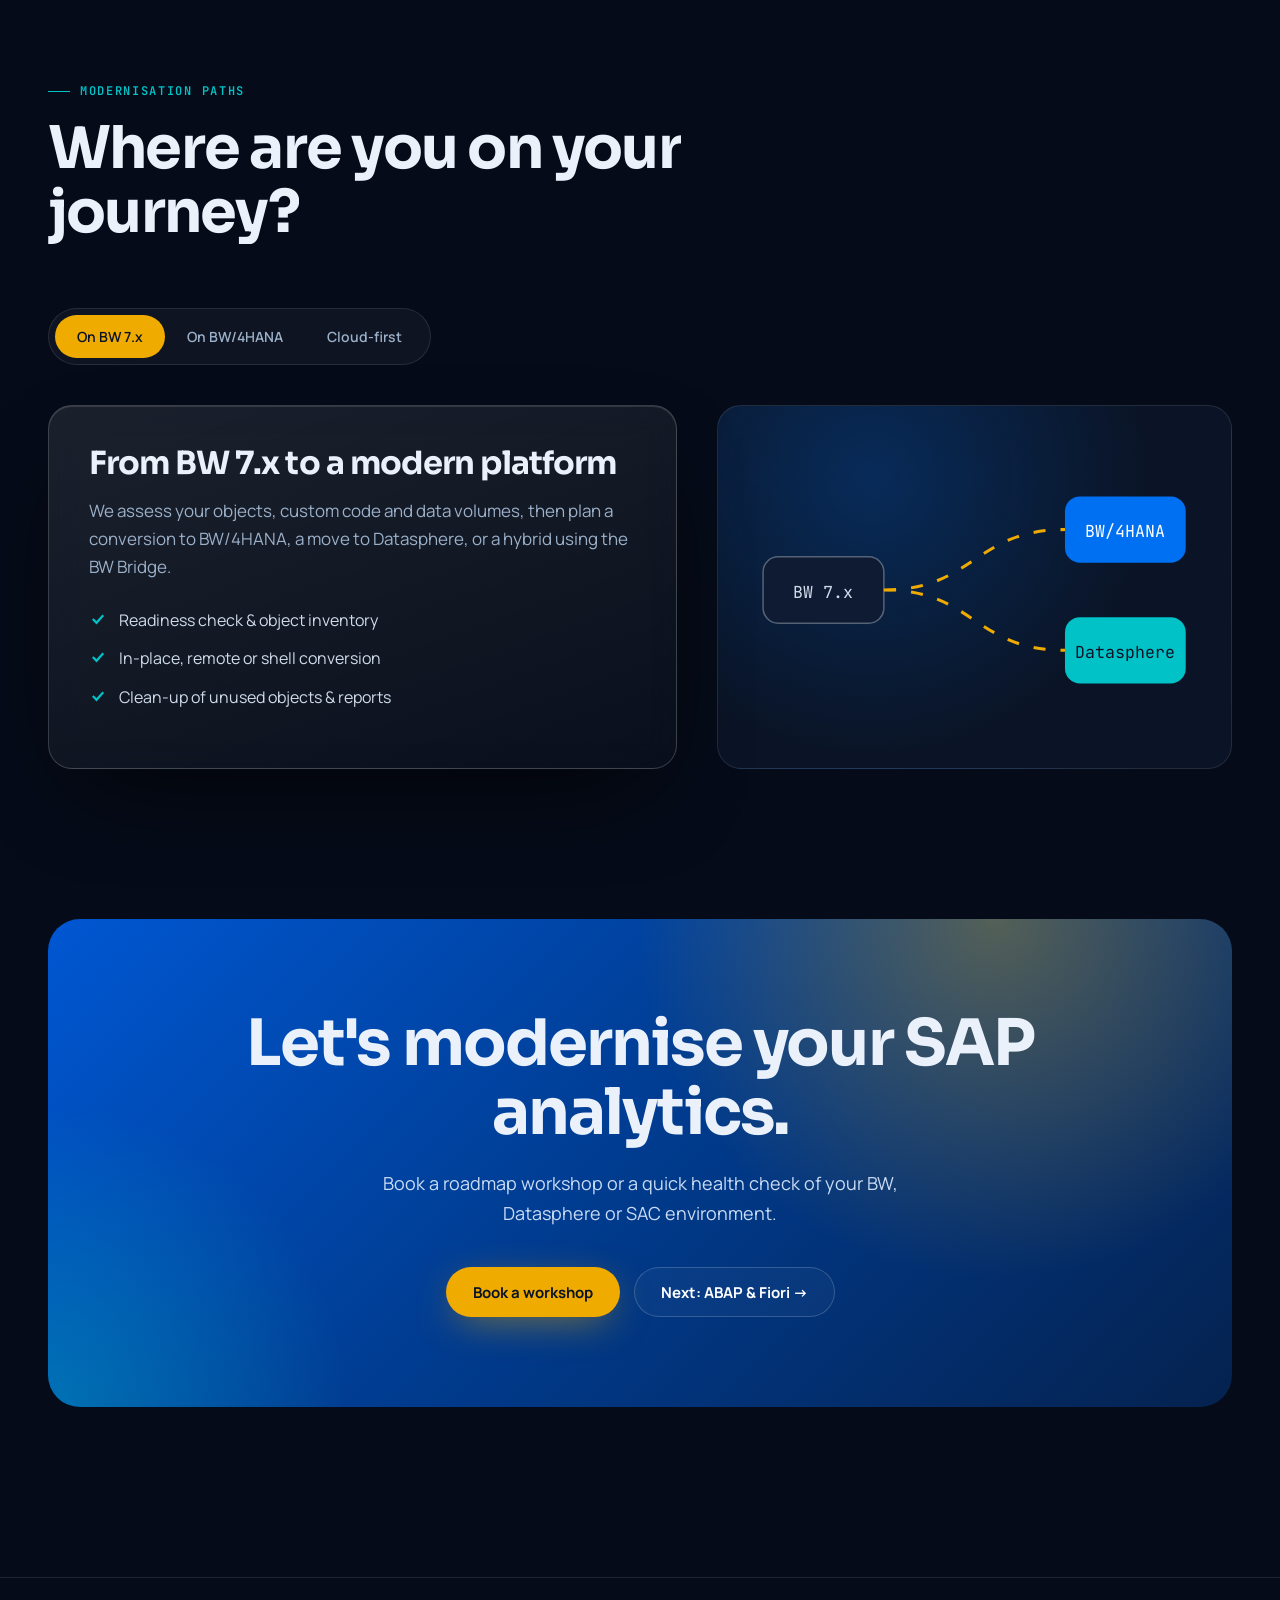
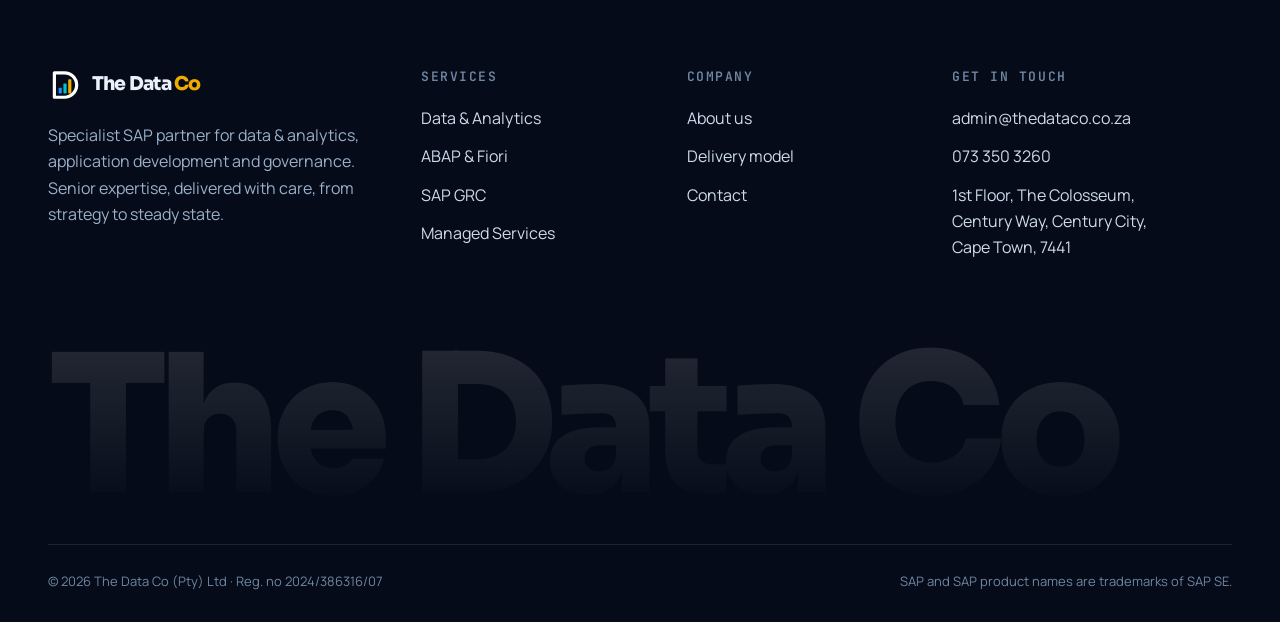
<file: analytics.html>
<!DOCTYPE html>
<html lang="en">
<head>
<meta charset="utf-8">
<meta name="viewport" content="width=device-width, initial-scale=1">
<title>Data &amp; Analytics | The Data Co</title>
<meta name="description" content="SAP BW/4HANA, SAP Datasphere, SAP Analytics Cloud, SAC Planning and HANA Cloud modelling services from The Data Co.">
<meta name="theme-color" content="#050B18">
<link rel="preconnect" href="https://fonts.googleapis.com"><link rel="preconnect" href="https://fonts.gstatic.com" crossorigin>
<link href="https://fonts.googleapis.com/css2?family=Sora:wght@600;700;800&family=Manrope:wght@400;500;600;700&family=JetBrains+Mono:wght@500;600&display=swap" rel="stylesheet">
<link rel="icon" href="data:image/svg+xml,%3Csvg xmlns='http://www.w3.org/2000/svg' viewBox='0 0 64 64'%3E%3Crect width='64' height='64' rx='14' fill='%23050B18'/%3E%3Cpath d='M12 9 H31 A23 23 0 0 1 31 55 H12 Z' fill='none' stroke='%23fff' stroke-width='6'/%3E%3Crect x='20' y='37' width='6' height='11' fill='%231B90FF'/%3E%3Crect x='29' y='29' width='6' height='19' fill='%2300C2C7'/%3E%3Crect x='38' y='21' width='6' height='27' fill='%23F0AB00'/%3E%3C/svg%3E">
<link rel="stylesheet" href="styles.css">
</head>
<body data-page="analytics">
<main>

<section class="phero">
  <canvas data-network aria-hidden="true" style="position:absolute;inset:0;width:100%;height:100%;opacity:.6"></canvas>
  <div class="orb a"></div><div class="orb b"></div>
  <div class="wrap phero-grid" style="position:relative;z-index:2">
    <div>
      <div class="crumbs rv"><a href="index.html">Home</a> / Services / Data &amp; Analytics</div>
      <h1 class="split">Your SAP data, <span class="grad">finally working</span> for you.</h1>
      <p class="lead rv d1">Modern data warehousing on BW/4HANA and Datasphere, high-performance HANA models, and SAP Analytics Cloud stories and planning that people actually use.</p>
      <div class="ctas rv d2"><a class="btn btn-primary magnetic" href="contact.html?service=Data%20%26%20Analytics">Discuss your data platform</a><a class="btn btn-ghost magnetic" href="#stack">Explore the stack</a></div>
    </div>
    <div class="rv d2" style="perspective:1200px">
      <div class="glass dash" data-tilt>
        <div class="dash-top"><div class="dots"><i></i><i></i><i></i></div><span class="dash-title">datasphere://space/finance</span></div>
        <svg viewBox="0 0 360 250" width="100%" aria-hidden="true">
          <g font-family="JetBrains Mono" font-size="10" fill="#CFDBEA">
            <rect x="10" y="20" width="100" height="40" rx="10" fill="#0E1B33" stroke="#1B90FF"/><text x="22" y="44">S/4 Finance</text>
            <rect x="10" y="105" width="100" height="40" rx="10" fill="#0E1B33" stroke="#1B90FF"/><text x="22" y="129">S/4 Sales</text>
            <rect x="10" y="190" width="100" height="40" rx="10" fill="#0E1B33" stroke="#7B61FF"/><text x="22" y="214">Non-SAP</text>
            <rect x="140" y="95" width="90" height="60" rx="12" fill="#0B2A57" stroke="#00C2C7"/><text x="152" y="122">Analytic</text><text x="152" y="136">Model</text>
            <rect x="260" y="95" width="90" height="60" rx="12" fill="#F0AB00"/><text x="276" y="129" fill="#0A1426" font-weight="700">SAC Story</text>
          </g>
          <g fill="none" stroke-width="2"><path class="pulse" d="M110 40 C130 40,120 115,140 115" stroke="#00C2C7" stroke-dasharray="5 8" style="animation:dash 1.2s linear infinite"/><path d="M110 125 H140" stroke="#00C2C7" stroke-dasharray="5 8" style="animation:dash 1.2s linear infinite"/><path d="M110 210 C130 210,120 135,140 135" stroke="#00C2C7" stroke-dasharray="5 8" style="animation:dash 1.2s linear infinite"/><path d="M230 125 H260" stroke="#F0AB00" stroke-dasharray="5 8" style="animation:dash 1.2s linear infinite"/></g>
        </svg>
      </div>
    </div>
  </div>
</section>

<section style="padding-top:40px">
  <div class="wrap">
    <div class="sec-head"><div><span class="tag rv">Capabilities</span><h2 class="split">The complete SAP analytics toolkit.</h2></div><p class="rv">Hover a card to light it up. Every capability is delivered by SAP specialists.</p></div>
    <div class="bento">
      <div class="spot w4 rv" style="--c:#0070F2"><div class="spot-in cap"><div class="ic"><svg width="24" height="24" viewBox="0 0 24 24" fill="none" stroke="currentColor" stroke-width="2"><ellipse cx="12" cy="5" rx="8" ry="3"/><path d="M4 5v6c0 1.7 3.6 3 8 3s8-1.3 8-3V5M4 11v6c0 1.7 3.6 3 8 3s8-1.3 8-3v-6"/></svg></div><h3>SAP BW &amp; BW/4HANA</h3><p>Design, development and optimisation of enterprise data warehouses: ADSOs, Composite Providers, transformations, process chains, BEx and BW queries, and migrations from BW 7.x.</p><div class="mini"><span>ADSO</span><span>CompositeProvider</span><span>AMDP</span><span>Process chains</span><span>BW queries</span></div></div></div>
      <div class="spot rv d1" style="--c:#00C2C7"><div class="spot-in cap" style="--c:#00C2C7"><div class="ic"><svg width="24" height="24" viewBox="0 0 24 24" fill="none" stroke="currentColor" stroke-width="2"><path d="M7 18a5 5 0 010-10 7 7 0 0113 2 4 4 0 01-1 8z"/></svg></div><h3>SAP Datasphere</h3><p>Spaces, graphical and SQL views, analytic models and replication flows in the cloud.</p></div></div>
      <div class="spot rv" style="--c:#F0AB00"><div class="spot-in cap" style="--c:#F0AB00"><div class="ic"><svg width="24" height="24" viewBox="0 0 24 24" fill="none" stroke="currentColor" stroke-width="2"><rect x="3" y="3" width="18" height="18" rx="2"/><path d="M8 16v-4M12 16V8M16 16v-6"/></svg></div><h3>SAP Analytics Cloud</h3><p>Stories, analytic applications, scripting and custom widgets.</p></div></div>
      <div class="spot rv d1" style="--c:#7B61FF"><div class="spot-in cap" style="--c:#A08CFF"><div class="ic"><svg width="24" height="24" viewBox="0 0 24 24" fill="none" stroke="currentColor" stroke-width="2"><rect x="3" y="4" width="18" height="17" rx="2"/><path d="M3 9h18M8 2v4M16 2v4"/></svg></div><h3>SAC Planning</h3><p>Budgeting, forecasting, driver-based and integrated planning models.</p></div></div>
      <div class="spot rv d2" style="--c:#0070F2"><div class="spot-in cap"><div class="ic"><svg width="24" height="24" viewBox="0 0 24 24" fill="none" stroke="currentColor" stroke-width="2"><path d="M4 7l8-4 8 4-8 4z"/><path d="M4 12l8 4 8-4M4 17l8 4 8-4"/></svg></div><h3>HANA Cloud modelling</h3><p>Calculation views, SQLScript, HANA-view redesign and performance tuning.</p></div></div>
      <div class="spot w3 rv" style="--c:#F0AB00"><div class="spot-in cap" style="--c:#F0AB00"><div class="ic"><svg width="24" height="24" viewBox="0 0 24 24" fill="none" stroke="currentColor" stroke-width="2"><path d="M4 12h12M12 6l6 6-6 6"/><path d="M20 4v16"/></svg></div><h3>BusinessObjects to SAC migration</h3><p>Rebuild heavily scripted BO dashboards and reports as modern SAC stories, often redesigning the underlying HANA views for speed and simplicity.</p><div class="mini"><span>Web Intelligence</span><span>Design Studio / Lumira</span><span>SAC</span></div></div></div>
      <div class="spot w3 rv d1" style="--c:#00C2C7"><div class="spot-in cap" style="--c:#00C2C7"><div class="ic"><svg width="24" height="24" viewBox="0 0 24 24" fill="none" stroke="currentColor" stroke-width="2"><path d="M3 17l6-6 4 4 8-8"/><circle cx="21" cy="7" r="1"/></svg></div><h3>Predictive &amp; forecasting</h3><p>HANA Predictive Analysis Library (PAL/APL) and SAC predictive scenarios for demand forecasting and smarter replenishment.</p><div class="mini"><span>PAL</span><span>APL</span><span>Smart Predict</span></div></div></div>
    </div>
  </div>
</section>

<section id="stack">
  <div class="wrap">
    <div class="sec-head"><div><span class="tag rv">Interactive architecture</span><h2 class="split">The modern SAP data stack, layer by layer.</h2></div><p class="rv">Hover or tap a layer to see what we deliver there.</p></div>
    <div class="stack rv" data-detail="stack-detail">
      <div class="layer" data-info="<strong style='color:#fff'>Consumption.</strong> SAC stories and analytic applications, planning models, Analysis for Office and mobile access, designed around how your people make decisions."><div class="lk">Layer 04</div><h4>Consume &amp; plan</h4><div class="ls"><span>SAC</span><span>SAC Planning</span><span>Analysis for Office</span></div></div>
      <div class="layer" data-info="<strong style='color:#fff'>Semantic &amp; modelling.</strong> BW/4HANA queries and Composite Providers, Datasphere analytic models and HANA calculation views that give business users trusted, consistent KPIs."><div class="lk">Layer 03</div><h4>Model &amp; semantics</h4><div class="ls"><span>BW queries</span><span>Analytic models</span><span>Calc views</span></div></div>
      <div class="layer" data-info="<strong style='color:#fff'>Data warehouse.</strong> Layered architecture (LSA++) with ADSOs, Datasphere spaces and HANA Cloud storage, optimised for performance and cost."><div class="lk">Layer 02</div><h4>Store &amp; harmonise</h4><div class="ls"><span>BW/4HANA</span><span>Datasphere</span><span>HANA Cloud</span></div></div>
      <div class="layer" data-info="<strong style='color:#fff'>Integration.</strong> ODP extraction from S/4HANA and ECC, Datasphere replication flows, SDI/SDA and flat-file loads, with monitoring and alerting."><div class="lk">Layer 01</div><h4>Acquire &amp; integrate</h4><div class="ls"><span>ODP</span><span>Replication flows</span><span>SDI / SDA</span></div></div>
    </div>
    <div class="layer-detail" id="stack-detail" aria-live="polite"></div>
  </div>
</section>

<section style="padding-top:40px">
  <div class="wrap">
    <div class="sec-head"><div><span class="tag rv">Modernisation paths</span><h2 class="split">Where are you on your journey?</h2></div></div>
    <div class="tabs rv" data-tabs="paths"><span class="ind"></span><button class="on" data-k="a">On BW 7.x</button><button data-k="b">On BW/4HANA</button><button data-k="c">Cloud-first</button></div>
    <div id="paths">
      <div class="tab-body" data-pane="a"><div class="glass"><h3>From BW 7.x to a modern platform</h3><p>We assess your objects, custom code and data volumes, then plan a conversion to BW/4HANA, a move to Datasphere, or a hybrid using the BW Bridge.</p><ul class="checks"><li><svg width="18" height="18" viewBox="0 0 24 24" fill="none" stroke="currentColor" stroke-width="3"><path d="M5 12l5 5 9-10"/></svg>Readiness check &amp; object inventory</li><li><svg width="18" height="18" viewBox="0 0 24 24" fill="none" stroke="currentColor" stroke-width="3"><path d="M5 12l5 5 9-10"/></svg>In-place, remote or shell conversion</li><li><svg width="18" height="18" viewBox="0 0 24 24" fill="none" stroke="currentColor" stroke-width="3"><path d="M5 12l5 5 9-10"/></svg>Clean-up of unused objects &amp; reports</li></ul></div><div class="viz-box"><svg viewBox="0 0 300 200" width="100%" aria-hidden="true"><rect x="10" y="80" width="80" height="44" rx="10" fill="#0E1B33" stroke="rgba(255,255,255,.3)"/><text x="50" y="107" text-anchor="middle" fill="#CFDBEA" font-family="JetBrains Mono" font-size="11">BW 7.x</text><rect x="210" y="40" width="80" height="44" rx="10" fill="#0070F2"/><text x="250" y="67" text-anchor="middle" fill="#fff" font-family="JetBrains Mono" font-size="11">BW/4HANA</text><rect x="210" y="120" width="80" height="44" rx="10" fill="#00C2C7"/><text x="250" y="147" text-anchor="middle" fill="#0A1426" font-family="JetBrains Mono" font-size="11">Datasphere</text><path d="M90 102 C150 102,150 62,210 62M90 102 C150 102,150 142,210 142" fill="none" stroke="#F0AB00" stroke-width="2" class="arc"/></svg></div></div>
      <div class="tab-body" data-pane="b" hidden><div class="glass"><h3>Get more from BW/4HANA</h3><p>Performance tuning, simplification and new use cases, plus a bridge to the cloud with Datasphere where it makes sense.</p><ul class="checks"><li><svg width="18" height="18" viewBox="0 0 24 24" fill="none" stroke="currentColor" stroke-width="3"><path d="M5 12l5 5 9-10"/></svg>Query &amp; load performance optimisation</li><li><svg width="18" height="18" viewBox="0 0 24 24" fill="none" stroke="currentColor" stroke-width="3"><path d="M5 12l5 5 9-10"/></svg>Live SAC connectivity</li><li><svg width="18" height="18" viewBox="0 0 24 24" fill="none" stroke="currentColor" stroke-width="3"><path d="M5 12l5 5 9-10"/></svg>Hybrid scenarios with Datasphere</li></ul></div><div class="viz-box"><svg viewBox="0 0 300 200" width="100%" aria-hidden="true"><path class="line-path" d="M20 170 L80 150 L130 155 L180 110 L230 80 L280 30" fill="none" stroke="#1B90FF" stroke-width="4" stroke-linecap="round"/><circle cx="280" cy="30" r="7" fill="#F0AB00"/><text x="20" y="30" fill="#9BB0C9" font-family="JetBrains Mono" font-size="11">query speed</text></svg></div></div>
      <div class="tab-body" data-pane="c" hidden><div class="glass"><h3>Cloud-first with Datasphere &amp; SAC</h3><p>Start fresh in SAP Business Data Cloud: Datasphere for data, SAC for analytics and planning, governed by business-friendly spaces.</p><ul class="checks"><li><svg width="18" height="18" viewBox="0 0 24 24" fill="none" stroke="currentColor" stroke-width="3"><path d="M5 12l5 5 9-10"/></svg>Space &amp; security design</li><li><svg width="18" height="18" viewBox="0 0 24 24" fill="none" stroke="currentColor" stroke-width="3"><path d="M5 12l5 5 9-10"/></svg>Replication from S/4HANA &amp; non-SAP</li><li><svg width="18" height="18" viewBox="0 0 24 24" fill="none" stroke="currentColor" stroke-width="3"><path d="M5 12l5 5 9-10"/></svg>Self-service analytics enablement</li></ul></div><div class="viz-box"><svg viewBox="0 0 300 200" width="100%" aria-hidden="true"><path d="M90 140a40 40 0 010-80 56 56 0 01104 16 32 32 0 01-8 64z" fill="#0B2A57" stroke="#00C2C7" stroke-width="2"/><text x="150" y="112" text-anchor="middle" fill="#fff" font-family="Sora" font-weight="700" font-size="16">Business Data Cloud</text></svg></div></div>
    </div>
  </div>
</section>

<section style="padding-top:20px">
  <div class="wrap">
    <div class="cta-big rv">
      <h2>Let's modernise your SAP analytics.</h2>
      <p>Book a roadmap workshop or a quick health check of your BW, Datasphere or SAC environment.</p>
      <div class="ctas" style="justify-content:center"><a class="btn btn-gold magnetic" href="contact.html?service=Data%20%26%20Analytics">Book a workshop</a><a class="btn btn-ghost magnetic" href="abap-fiori.html">Next: ABAP &amp; Fiori →</a></div>
    </div>
  </div>
</section>
</main>
<script src="main.js"></script>
</body>
</html>
</file>
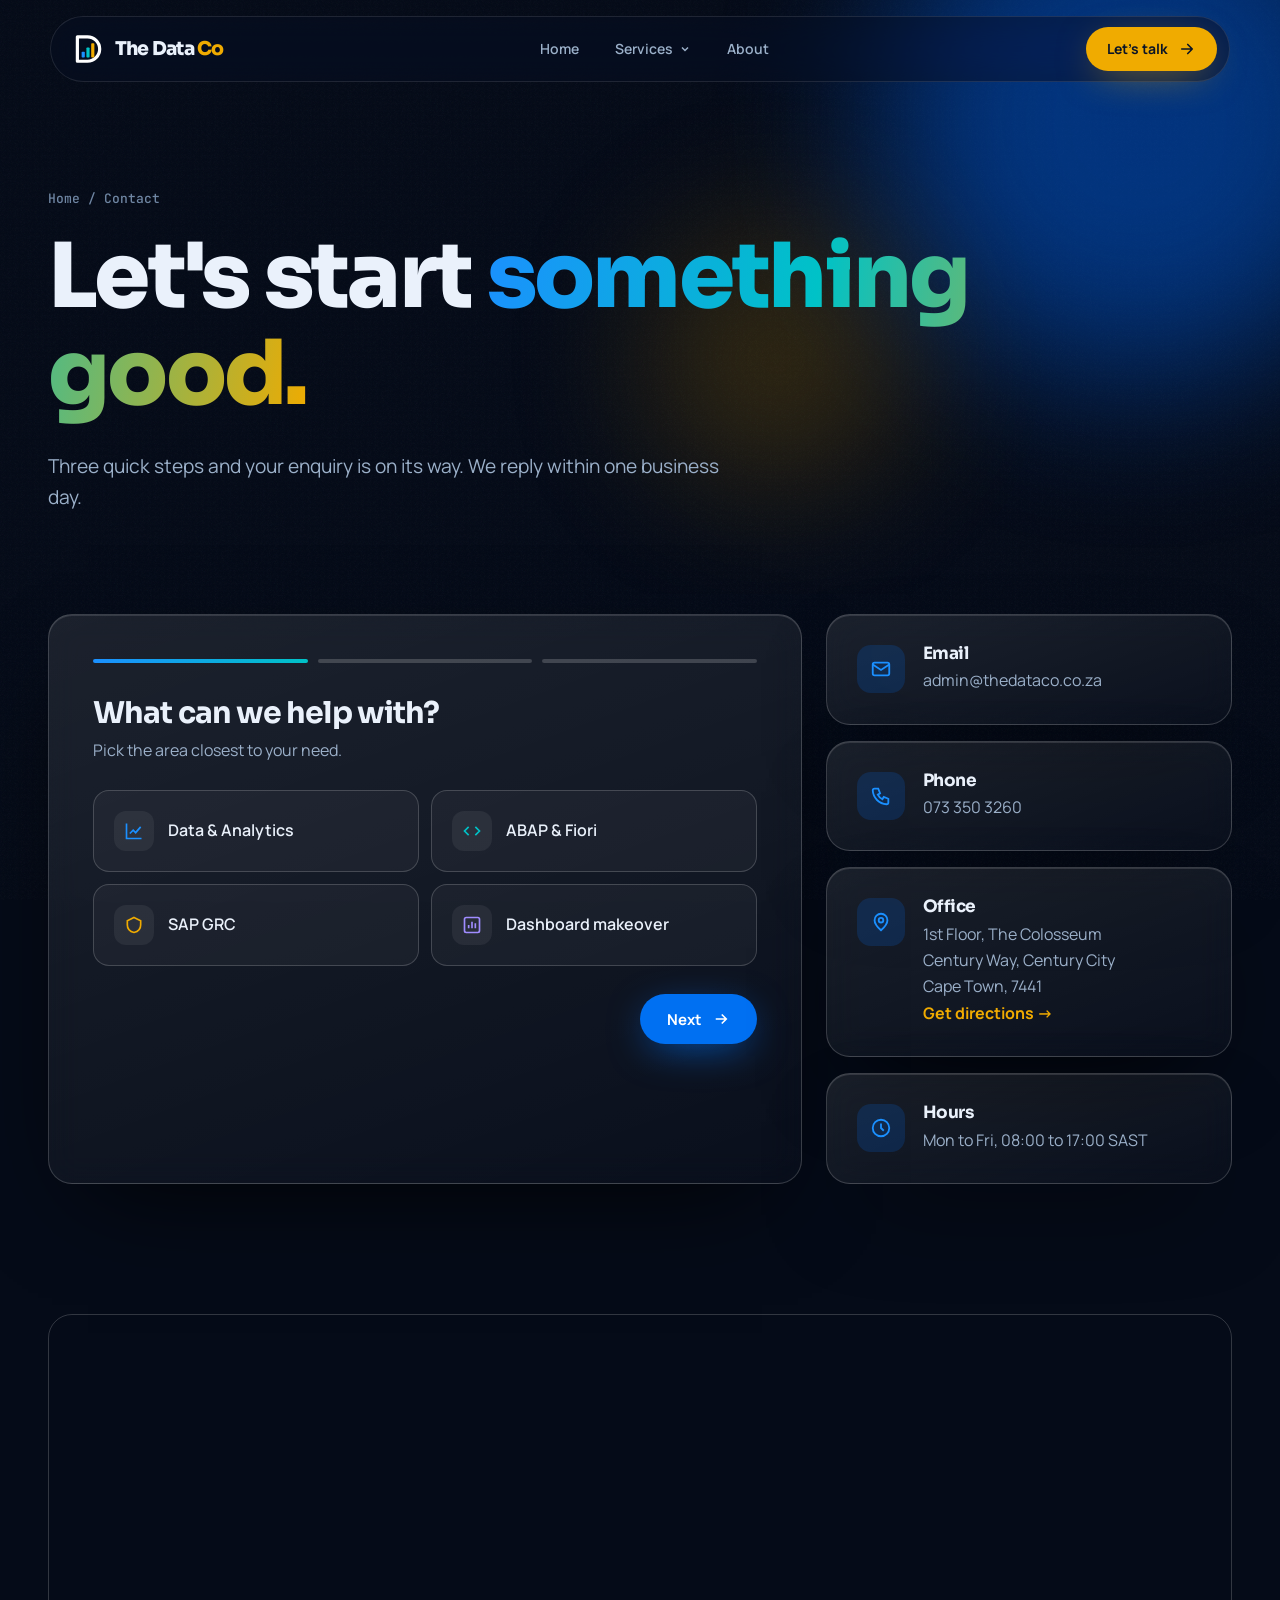
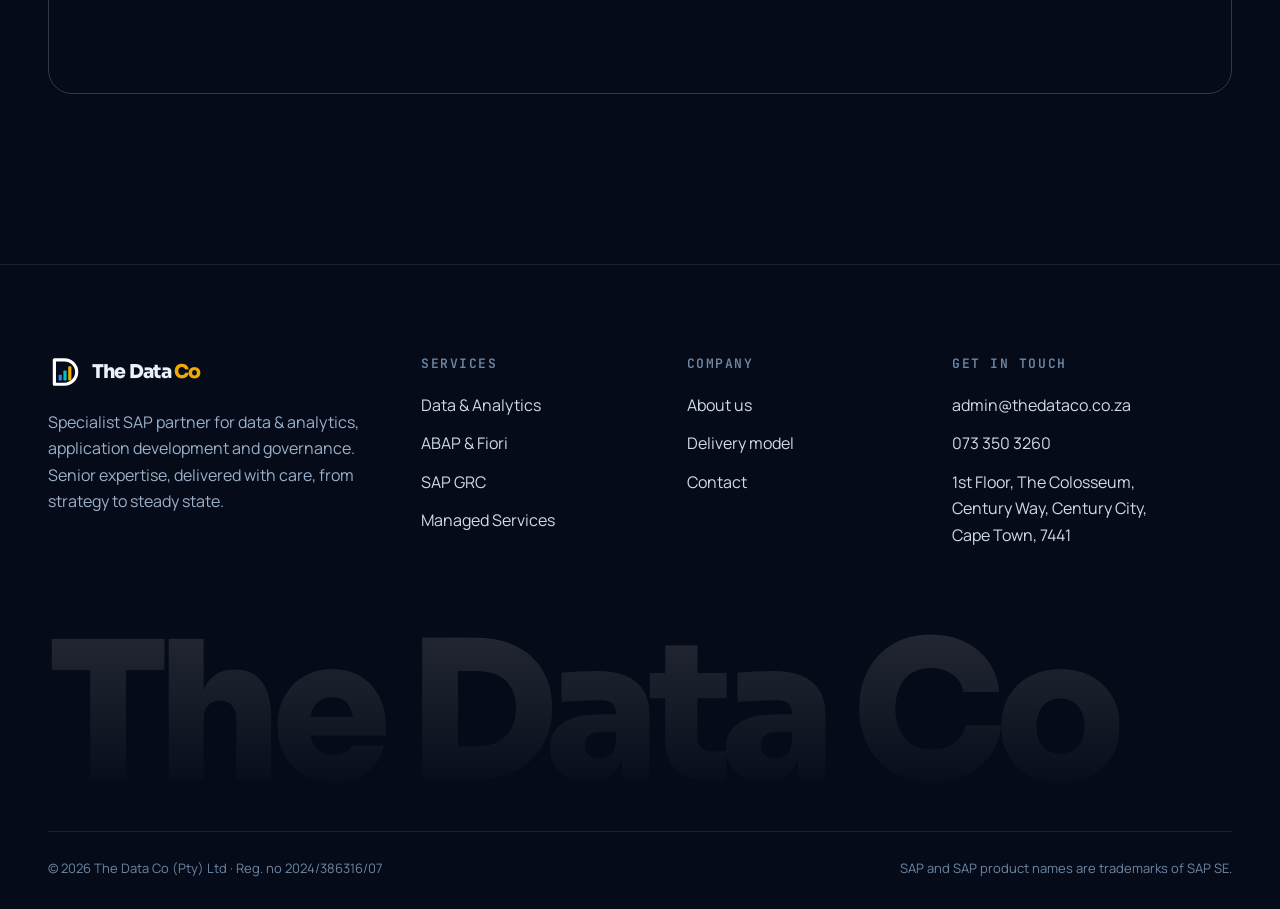
<file: contact.html>
<!DOCTYPE html>
<html lang="en">
<head>
<meta charset="utf-8">
<meta name="viewport" content="width=device-width, initial-scale=1">
<title>Contact | The Data Co</title>
<meta name="description" content="Contact The Data Co: 1st Floor, The Colosseum, Century Way, Century City, Cape Town 7441. 073 350 3260 · admin@thedataco.co.za">
<meta name="theme-color" content="#050B18">
<link rel="preconnect" href="https://fonts.googleapis.com"><link rel="preconnect" href="https://fonts.gstatic.com" crossorigin>
<link href="https://fonts.googleapis.com/css2?family=Sora:wght@600;700;800&family=Manrope:wght@400;500;600;700&family=JetBrains+Mono:wght@500;600&display=swap" rel="stylesheet">
<link rel="icon" href="data:image/svg+xml,%3Csvg xmlns='http://www.w3.org/2000/svg' viewBox='0 0 64 64'%3E%3Crect width='64' height='64' rx='14' fill='%23050B18'/%3E%3Cpath d='M12 9 H31 A23 23 0 0 1 31 55 H12 Z' fill='none' stroke='%23fff' stroke-width='6'/%3E%3Crect x='20' y='37' width='6' height='11' fill='%231B90FF'/%3E%3Crect x='29' y='29' width='6' height='19' fill='%2300C2C7'/%3E%3Crect x='38' y='21' width='6' height='27' fill='%23F0AB00'/%3E%3C/svg%3E">
<link rel="stylesheet" href="styles.css">
</head>
<body data-page="contact">
<main>

<section class="phero" style="padding-bottom:40px">
  <div class="orb a"></div><div class="orb c"></div>
  <div class="wrap" style="position:relative;z-index:2">
    <div class="crumbs rv"><a href="index.html">Home</a> / Contact</div>
    <h1 class="split">Let's start <span class="grad">something good.</span></h1>
    <p class="lead rv d1">Three quick steps and your enquiry is on its way. We reply within one business day.</p>
  </div>
</section>

<section style="padding-top:20px">
  <div class="wrap" style="display:grid;grid-template-columns:1.3fr .7fr;gap:24px" id="cgrid">
    <form class="glass wizard rv" id="wizard" novalidate>
      <div class="w-steps"><span></span><span></span><span></span></div>

      <div class="w-pane">
        <h3>What can we help with?</h3><p>Pick the area closest to your need.</p>
        <div class="choices">
          <div class="choice"><input type="radio" name="practice" id="p1" value="Data &amp; Analytics"><label for="p1"><span class="ci" style="color:#1B90FF"><svg width="20" height="20" viewBox="0 0 24 24" fill="none" stroke="currentColor" stroke-width="2"><path d="M3 3v18h18"/><path d="M7 15l4-4 3 3 6-7"/></svg></span>Data &amp; Analytics</label></div>
          <div class="choice"><input type="radio" name="practice" id="p2" value="ABAP &amp; Fiori"><label for="p2"><span class="ci" style="color:#00C2C7"><svg width="20" height="20" viewBox="0 0 24 24" fill="none" stroke="currentColor" stroke-width="2"><path d="M8 7l-5 5 5 5M16 7l5 5-5 5"/></svg></span>ABAP &amp; Fiori</label></div>
          <div class="choice"><input type="radio" name="practice" id="p3" value="SAP GRC"><label for="p3"><span class="ci" style="color:#F0AB00"><svg width="20" height="20" viewBox="0 0 24 24" fill="none" stroke="currentColor" stroke-width="2"><path d="M12 3l8 4v5c0 5-3.5 8-8 9-4.5-1-8-4-8-9V7z"/></svg></span>SAP GRC</label></div>
          <div class="choice"><input type="radio" name="practice" id="p4" value="Dashboard Makeover"><label for="p4"><span class="ci" style="color:#A08CFF"><svg width="20" height="20" viewBox="0 0 24 24" fill="none" stroke="currentColor" stroke-width="2"><rect x="3" y="3" width="18" height="18" rx="2"/><path d="M8 16v-4M12 16V8M16 16v-6"/></svg></span>Dashboard makeover</label></div>
        </div>
        <div class="w-nav"><span></span><button type="button" class="btn btn-primary" data-next>Next <svg width="18" height="18" viewBox="0 0 24 24" fill="none" stroke="currentColor" stroke-width="2.2"><path d="M5 12h14M13 6l6 6-6 6"/></svg></button></div>
      </div>

      <div class="w-pane">
        <h3>How would you like to work with us?</h3><p>We'll tailor the conversation to it.</p>
        <div class="choices">
          <div class="choice"><input type="radio" name="engage" id="e1" value="Project delivery"><label for="e1">Project delivery</label></div>
          <div class="choice"><input type="radio" name="engage" id="e2" value="Managed services / support"><label for="e2">Managed services / support</label></div>
          <div class="choice"><input type="radio" name="engage" id="e3" value="Consultants for my team"><label for="e3">Consultants for my team</label></div>
          <div class="choice"><input type="radio" name="engage" id="e4" value="Advice / not sure yet"><label for="e4">Advice / not sure yet</label></div>
        </div>
        <div class="w-nav"><button type="button" class="btn btn-ghost" data-prev>Back</button><button type="button" class="btn btn-primary" data-next>Next <svg width="18" height="18" viewBox="0 0 24 24" fill="none" stroke="currentColor" stroke-width="2.2"><path d="M5 12h14M13 6l6 6-6 6"/></svg></button></div>
      </div>

      <div class="w-pane">
        <h3>Your details</h3><p>Submitting opens your email app with everything filled in.</p>
        <div class="two"><div class="field"><label for="f-name">Full name</label><input id="f-name" name="name" required autocomplete="name"></div><div class="field"><label for="f-co">Company</label><input id="f-co" name="company" autocomplete="organization"></div></div>
        <div class="two"><div class="field"><label for="f-em">Email</label><input id="f-em" name="email" type="email" required autocomplete="email"></div><div class="field"><label for="f-ph">Phone</label><input id="f-ph" name="phone" type="tel" autocomplete="tel"></div></div>
        <div class="field"><label for="f-msg">Tell us a little more</label><textarea id="f-msg" name="msg" required placeholder="e.g. We're on BW 7.5 and planning a move to Datasphere…"></textarea></div>
        <div class="w-nav"><button type="button" class="btn btn-ghost" data-prev>Back</button><button type="submit" class="btn btn-gold">Send enquiry <svg width="18" height="18" viewBox="0 0 24 24" fill="none" stroke="currentColor" stroke-width="2.2"><path d="M5 12h14M13 6l6 6-6 6"/></svg></button></div>
      </div>

      <div class="w-pane" style="text-align:center;padding:30px 0">
        <svg width="80" height="80" viewBox="0 0 24 24" fill="none" stroke="#F0AB00" stroke-width="2" style="margin:0 auto 20px"><circle cx="12" cy="12" r="10"/><path d="M7 12l3.5 3.5L17 9"/></svg>
        <h3>Thank you!</h3><p style="margin:10px auto 0;max-width:420px">Your email app should have opened with your enquiry. If it didn't, email us at <a href="mailto:admin@thedataco.co.za" style="color:#F0AB00">admin@thedataco.co.za</a>.</p>
      </div>
    </form>

    <div style="display:grid;gap:16px;align-content:start">
      <a class="glass info-card rv d1" href="mailto:admin@thedataco.co.za"><div class="ic"><svg width="22" height="22" viewBox="0 0 24 24" fill="none" stroke="currentColor" stroke-width="2"><rect x="3" y="5" width="18" height="14" rx="2"/><path d="M3 7l9 6 9-6"/></svg></div><div><h4>Email</h4><p>admin@thedataco.co.za</p></div></a>
      <a class="glass info-card rv d2" href="tel:+27733503260"><div class="ic"><svg width="22" height="22" viewBox="0 0 24 24" fill="none" stroke="currentColor" stroke-width="2"><path d="M5 4h4l2 5-2.5 1.5a11 11 0 005 5L15 13l5 2v4a2 2 0 01-2 2A16 16 0 013 6a2 2 0 012-2"/></svg></div><div><h4>Phone</h4><p>073 350 3260</p></div></a>
      <div class="glass info-card rv d3"><div class="ic"><svg width="22" height="22" viewBox="0 0 24 24" fill="none" stroke="currentColor" stroke-width="2"><path d="M12 21s-7-6.2-7-11a7 7 0 0114 0c0 4.8-7 11-7 11z"/><circle cx="12" cy="10" r="2.5"/></svg></div><div><h4>Office</h4><p>1st Floor, The Colosseum<br>Century Way, Century City<br>Cape Town, 7441</p><a href="https://maps.app.goo.gl/kPXE2cd2zoovrrmh9" target="_blank" rel="noopener" style="color:#F0AB00;font-weight:700">Get directions →</a></div></div>
      <div class="glass info-card rv d3"><div class="ic"><svg width="22" height="22" viewBox="0 0 24 24" fill="none" stroke="currentColor" stroke-width="2"><circle cx="12" cy="12" r="9"/><path d="M12 7v5l3 3"/></svg></div><div><h4>Hours</h4><p>Mon to Fri, 08:00 to 17:00 SAST</p></div></div>
    </div>
  </div>
</section>

<section style="padding-top:0">
  <div class="wrap">
    <div class="rv" style="height:380px;border-radius:24px;overflow:hidden;border:1px solid var(--line-2)">
      <iframe class="mapframe" title="Map of The Colosseum, Century City" loading="lazy" referrerpolicy="no-referrer-when-downgrade" src="https://maps.google.com/maps?q=Regus%20Cape%20Town%20Century%20City%2C%20The%20Colosseum%2C%20Century%20Way%2C%20Cape%20Town%207441&amp;z=16&amp;output=embed"></iframe>
    </div>
  </div>
</section>
</main>
<style>@media(max-width:1000px){#cgrid{grid-template-columns:1fr!important}}</style>
<script src="main.js"></script>
</body>
</html>
</file>
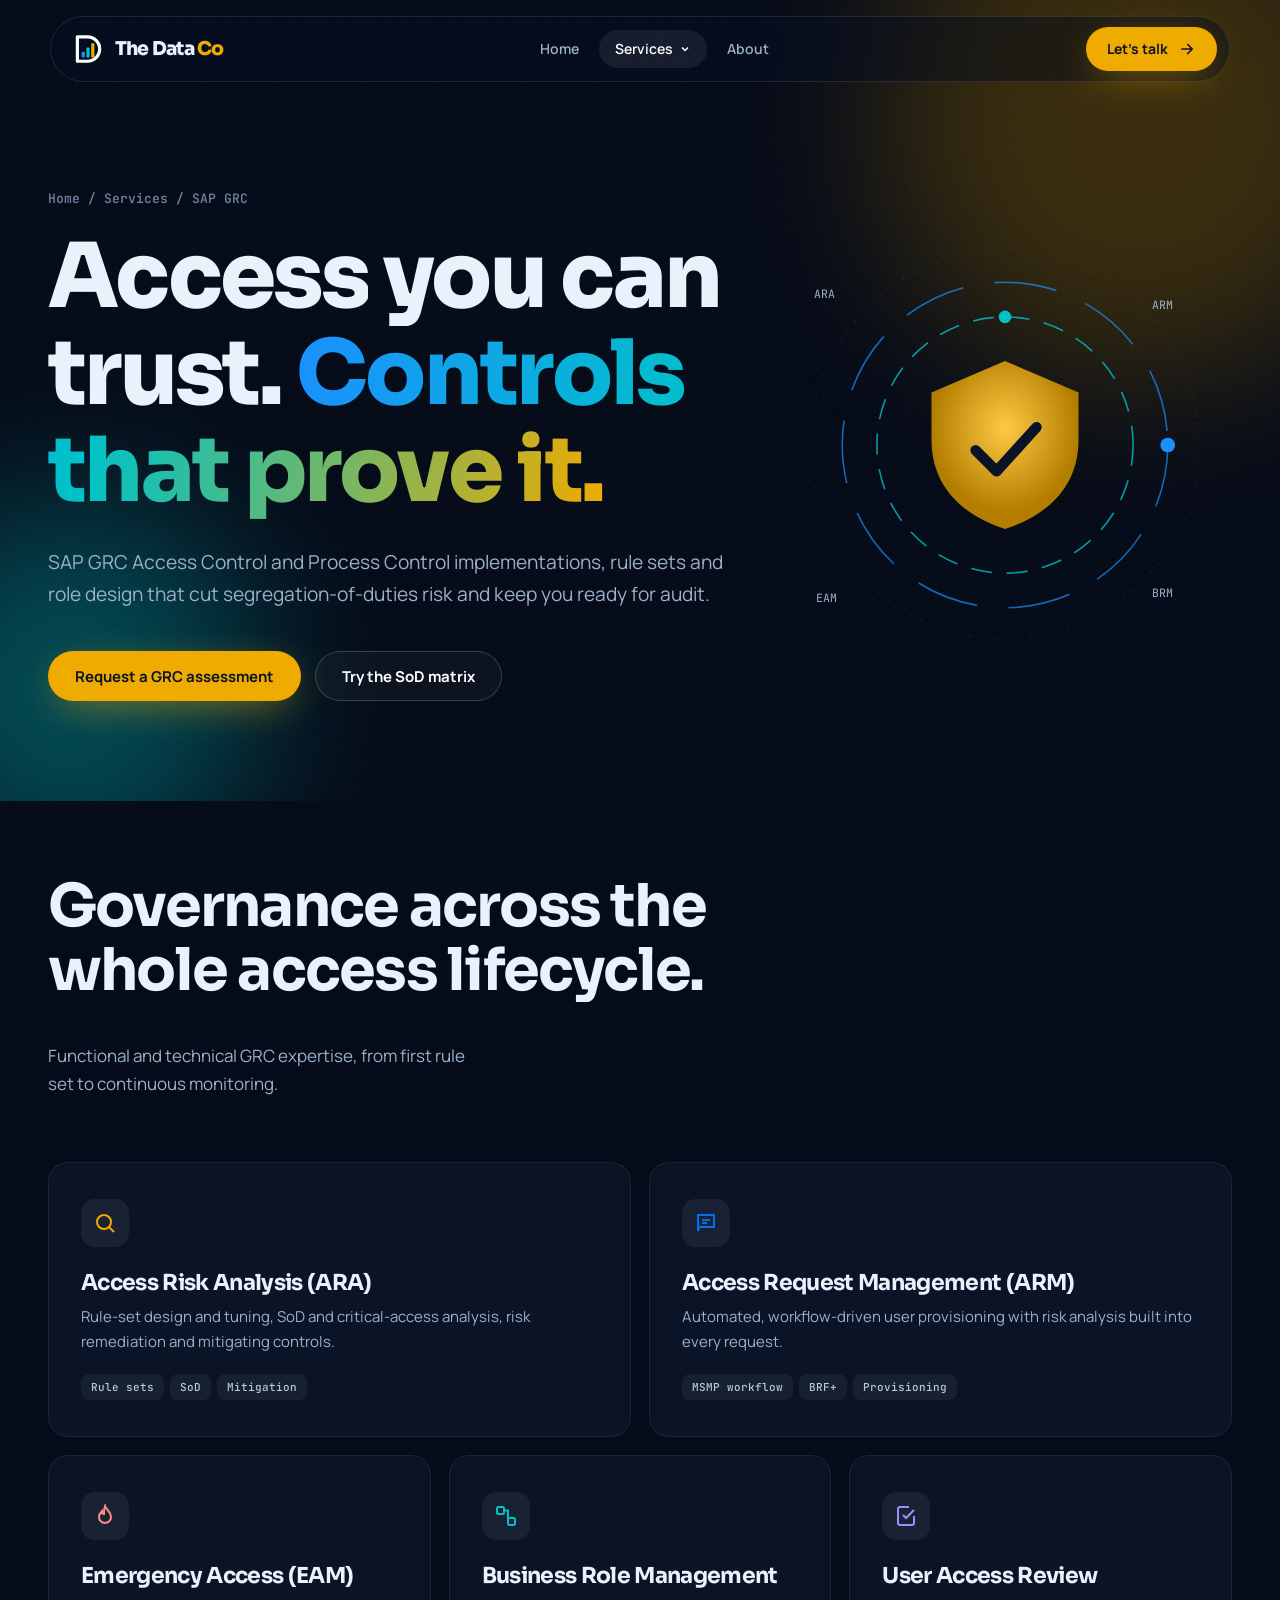
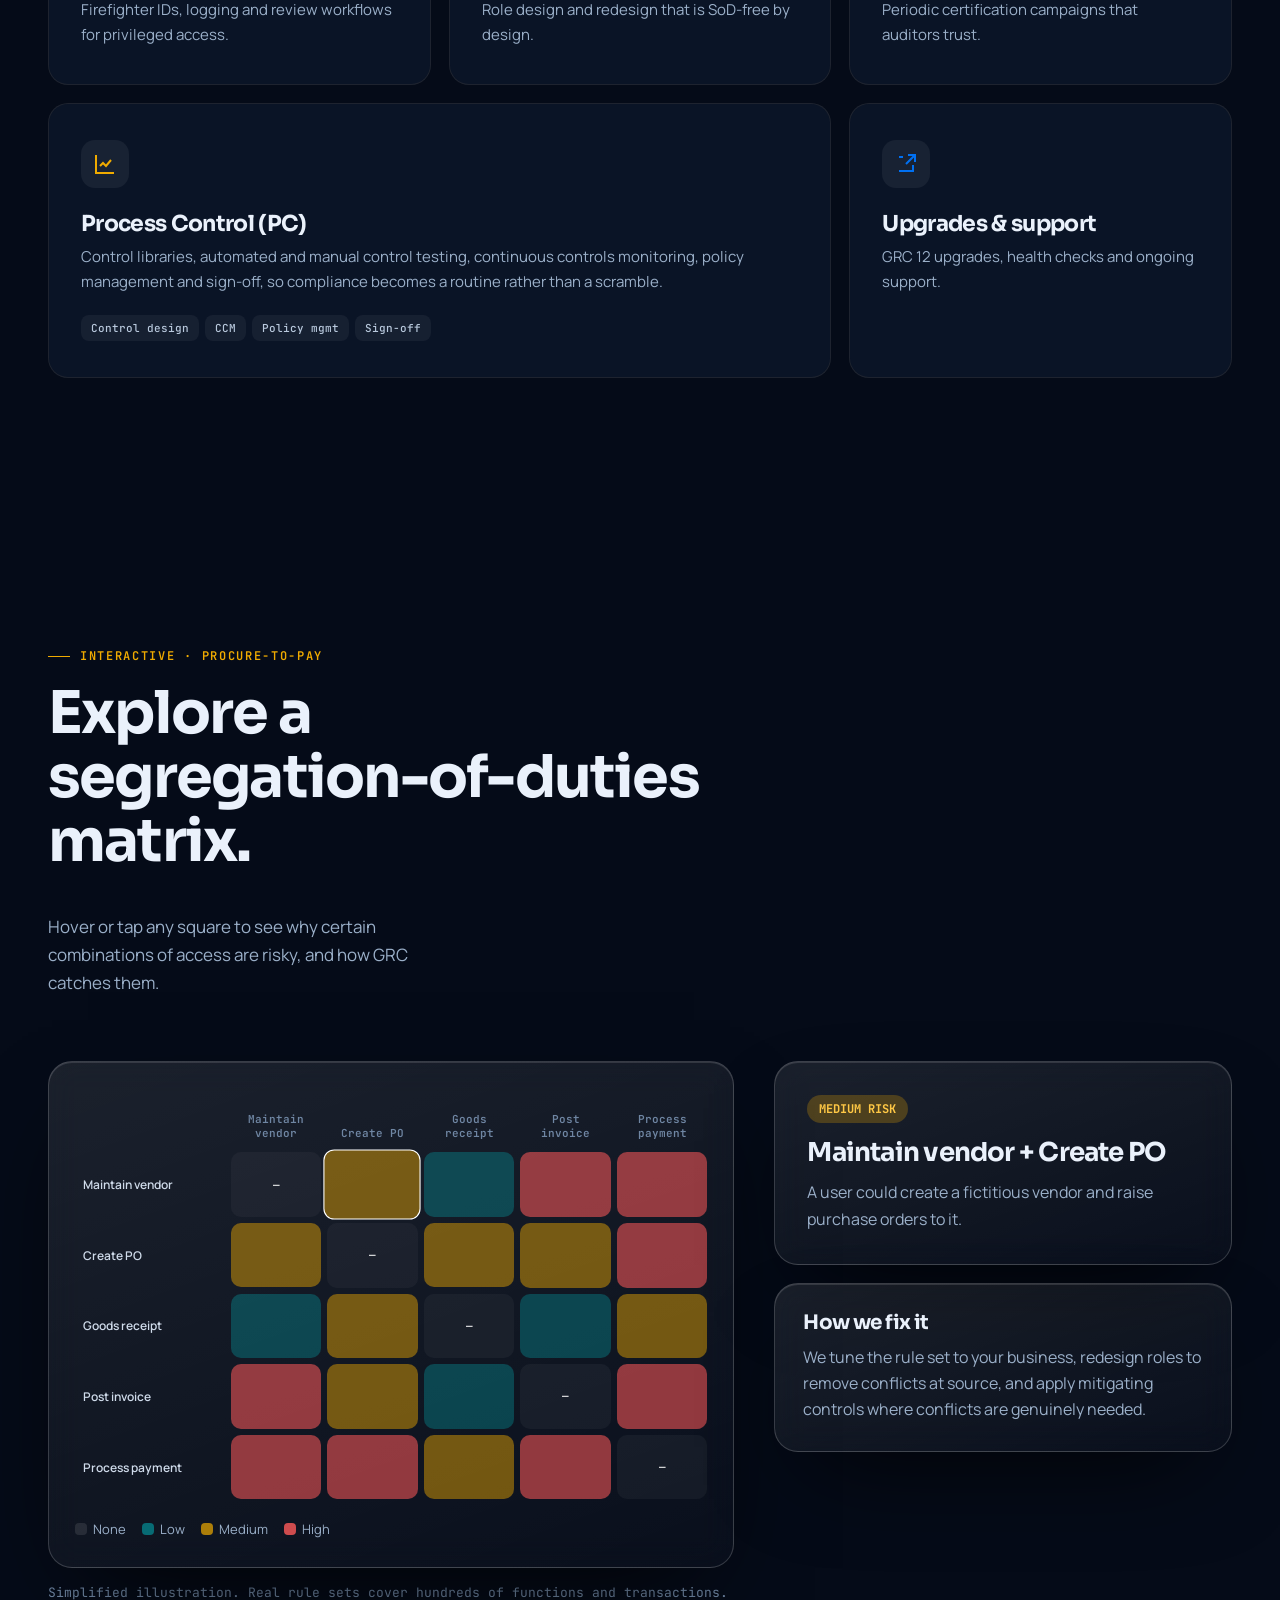
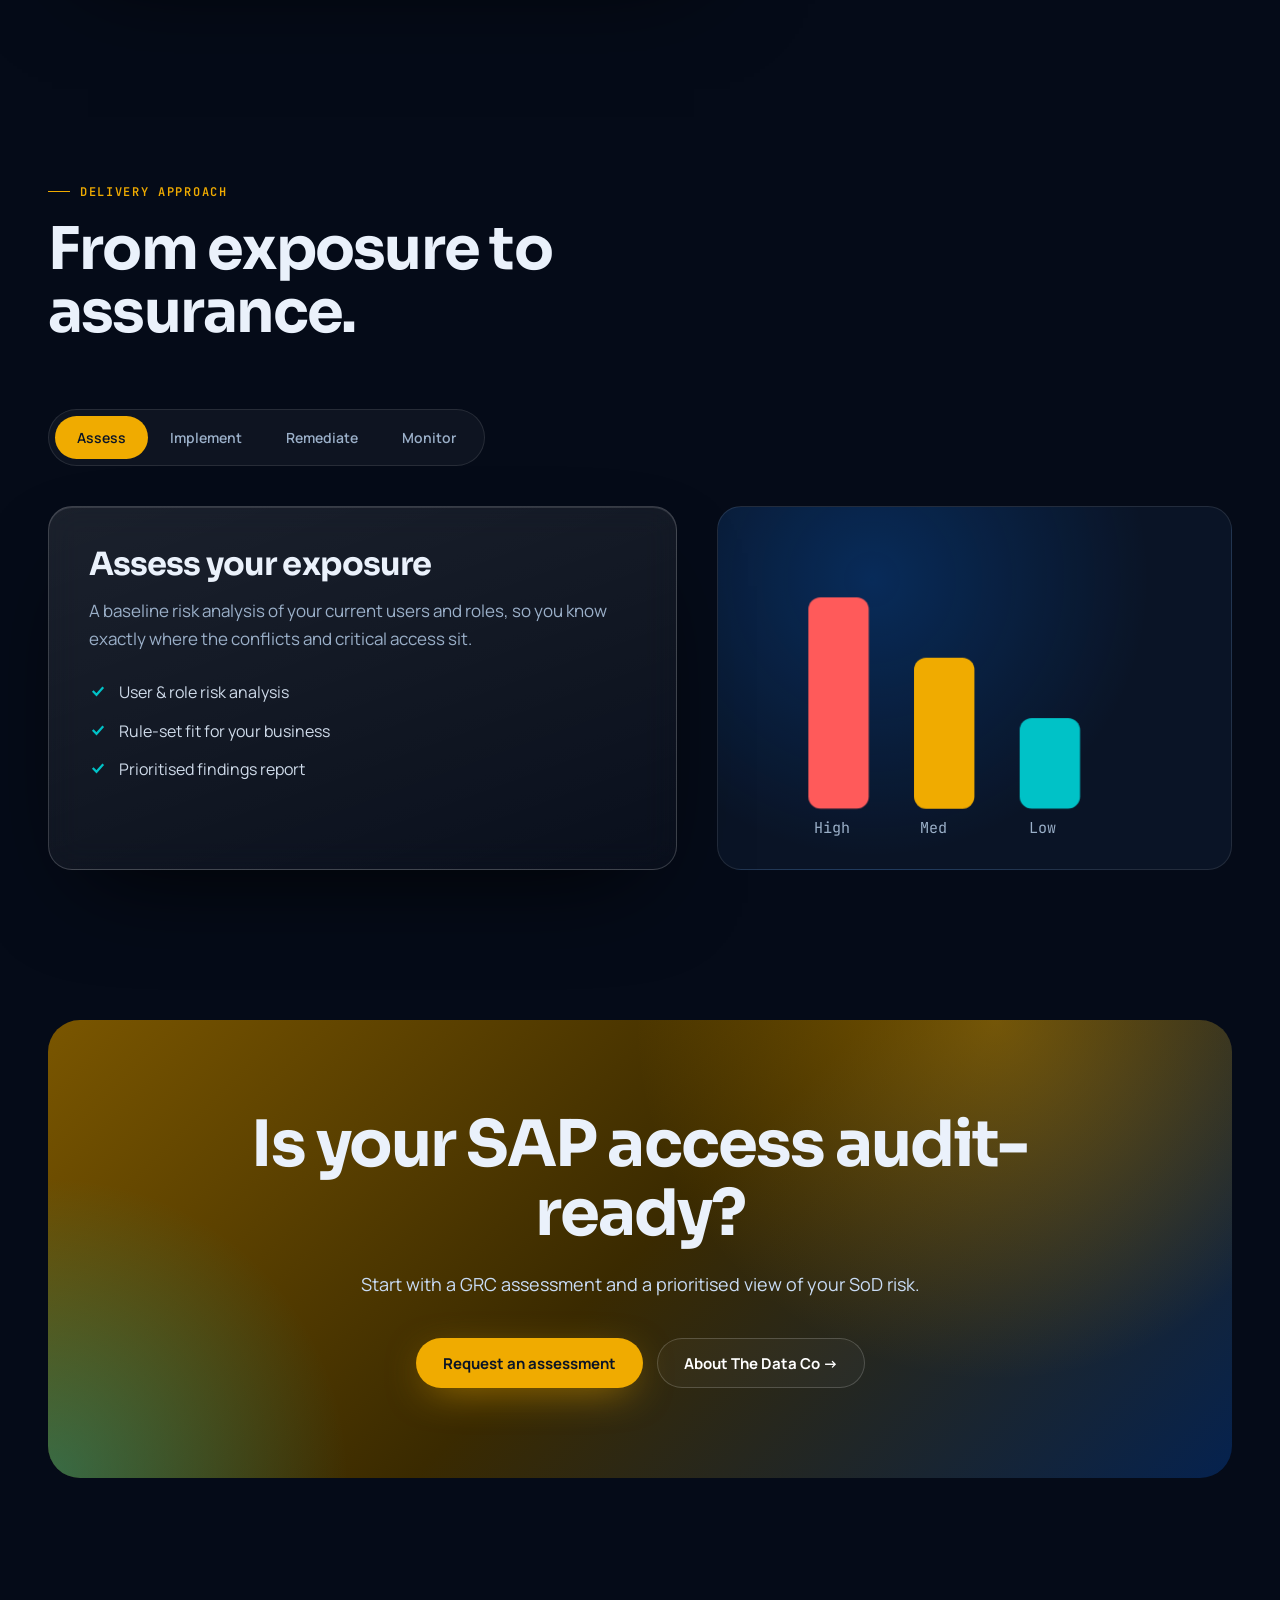
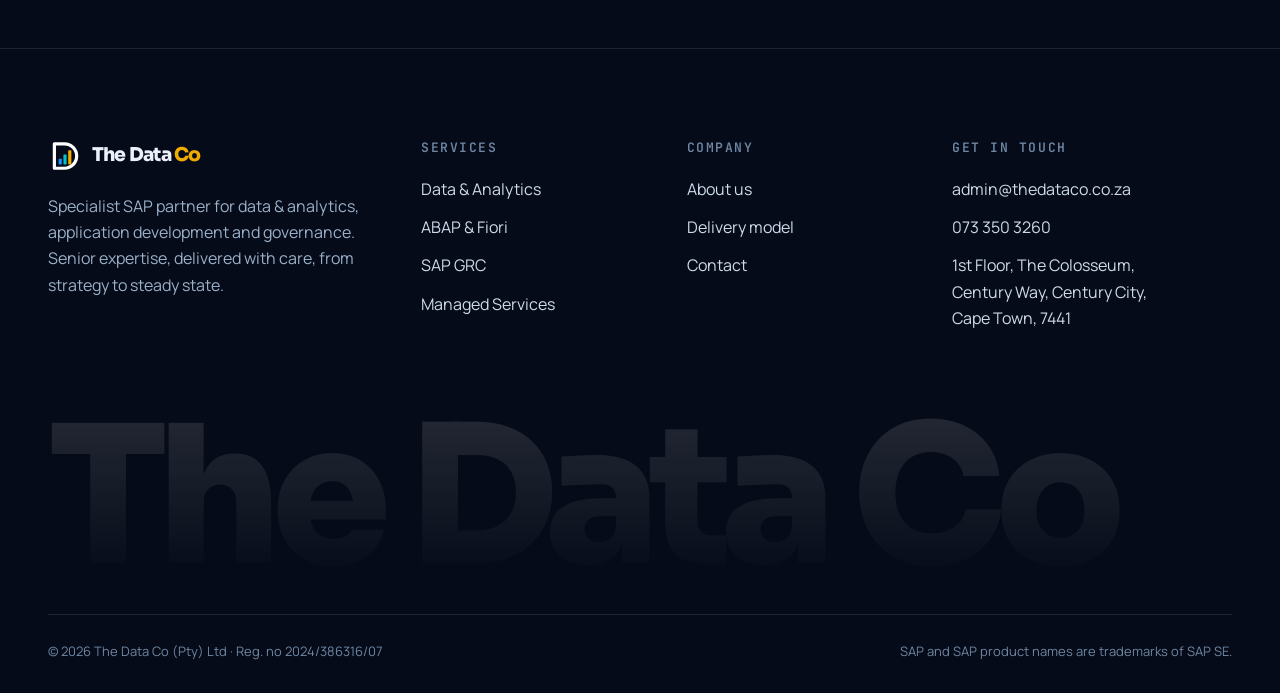
<file: grc.html>
<!DOCTYPE html>
<html lang="en">
<head>
<meta charset="utf-8">
<meta name="viewport" content="width=device-width, initial-scale=1">
<title>SAP GRC | The Data Co</title>
<meta name="description" content="SAP GRC Access Control and Process Control: SoD risk analysis, access requests, emergency access, role design and continuous controls monitoring.">
<meta name="theme-color" content="#050B18">
<link rel="preconnect" href="https://fonts.googleapis.com"><link rel="preconnect" href="https://fonts.gstatic.com" crossorigin>
<link href="https://fonts.googleapis.com/css2?family=Sora:wght@600;700;800&family=Manrope:wght@400;500;600;700&family=JetBrains+Mono:wght@500;600&display=swap" rel="stylesheet">
<link rel="icon" href="data:image/svg+xml,%3Csvg xmlns='http://www.w3.org/2000/svg' viewBox='0 0 64 64'%3E%3Crect width='64' height='64' rx='14' fill='%23050B18'/%3E%3Cpath d='M12 9 H31 A23 23 0 0 1 31 55 H12 Z' fill='none' stroke='%23fff' stroke-width='6'/%3E%3Crect x='20' y='37' width='6' height='11' fill='%231B90FF'/%3E%3Crect x='29' y='29' width='6' height='19' fill='%2300C2C7'/%3E%3Crect x='38' y='21' width='6' height='27' fill='%23F0AB00'/%3E%3C/svg%3E">
<link rel="stylesheet" href="styles.css">
<style>
.shield-wrap{display:grid;place-items:center;min-height:380px}
.ring{transform-origin:200px 200px;animation:spin 30s linear infinite}
.ring.r2{animation-duration:20s;animation-direction:reverse}
.ring.r3{animation-duration:45s}
@keyframes spin{to{transform:rotate(360deg)}}
.shield-core{animation:breathe 4s ease-in-out infinite;transform-origin:200px 200px}
@keyframes breathe{50%{transform:scale(1.04)}}
</style>
</head>
<body data-page="grc">
<main>

<section class="phero">
  <div class="orb a" style="background:#8A6200;opacity:.4"></div><div class="orb b"></div>
  <div class="wrap phero-grid" style="position:relative;z-index:2">
    <div>
      <div class="crumbs rv"><a href="index.html">Home</a> / Services / SAP GRC</div>
      <h1 class="split">Access you can trust. <span class="grad">Controls that prove it.</span></h1>
      <p class="lead rv d1">SAP GRC Access Control and Process Control implementations, rule sets and role design that cut segregation-of-duties risk and keep you ready for audit.</p>
      <div class="ctas rv d2"><a class="btn btn-gold magnetic" href="contact.html?service=SAP%20GRC">Request a GRC assessment</a><a class="btn btn-ghost magnetic" href="#sod">Try the SoD matrix</a></div>
    </div>
    <div class="shield-wrap rv d2" aria-hidden="true">
      <svg viewBox="0 0 400 400" width="100%" style="max-width:420px">
        <defs><radialGradient id="sg" cx=".5" cy=".4"><stop offset="0" stop-color="#FFC845"/><stop offset="1" stop-color="#B37E00"/></radialGradient></defs>
        <g class="ring r3"><circle cx="200" cy="200" r="185" fill="none" stroke="rgba(255,255,255,.08)" stroke-dasharray="2 10"/></g>
        <g class="ring"><circle cx="200" cy="200" r="155" fill="none" stroke="#1B90FF" stroke-width="1.5" stroke-dasharray="60 30" opacity=".7"/><circle cx="355" cy="200" r="7" fill="#1B90FF"/></g>
        <g class="ring r2"><circle cx="200" cy="200" r="122" fill="none" stroke="#00C2C7" stroke-width="1.5" stroke-dasharray="20 14" opacity=".8"/><circle cx="200" cy="78" r="6" fill="#00C2C7"/></g>
        <g class="shield-core"><path d="M200 120 l70 30 v45 c0 45 -30 72 -70 85 c-40 -13 -70 -40 -70 -85 v-45z" fill="url(#sg)"/><path d="M172 205 l20 20 l38 -42" fill="none" stroke="#0A1426" stroke-width="10" stroke-linecap="round" stroke-linejoin="round"/></g>
        <g font-family="JetBrains Mono" font-size="11" fill="#9BB0C9"><text x="18" y="60">ARA</text><text x="340" y="70">ARM</text><text x="20" y="350">EAM</text><text x="340" y="345">BRM</text></g>
      </svg>
    </div>
  </div>
</section>

<section style="padding-top:30px">
  <div class="wrap">
    <div class="sec-head"><div><span class="tag rv" style="color:#F0AB00">Capabilities</span><h2 class="split">Governance across the whole access lifecycle.</h2></div><p class="rv">Functional and technical GRC expertise, from first rule set to continuous monitoring.</p></div>
    <div class="bento">
      <div class="spot w3 rv" style="--c:#F0AB00"><div class="spot-in cap" style="--c:#F0AB00"><div class="ic"><svg width="24" height="24" viewBox="0 0 24 24" fill="none" stroke="currentColor" stroke-width="2"><circle cx="11" cy="11" r="7"/><path d="M21 21l-5-5"/></svg></div><h3>Access Risk Analysis (ARA)</h3><p>Rule-set design and tuning, SoD and critical-access analysis, risk remediation and mitigating controls.</p><div class="mini"><span>Rule sets</span><span>SoD</span><span>Mitigation</span></div></div></div>
      <div class="spot w3 rv d1" style="--c:#0070F2"><div class="spot-in cap"><div class="ic"><svg width="24" height="24" viewBox="0 0 24 24" fill="none" stroke="currentColor" stroke-width="2"><path d="M4 4h16v12H5l-1 4z"/><path d="M8 9h8M8 12h5"/></svg></div><h3>Access Request Management (ARM)</h3><p>Automated, workflow-driven user provisioning with risk analysis built into every request.</p><div class="mini"><span>MSMP workflow</span><span>BRF+</span><span>Provisioning</span></div></div></div>
      <div class="spot w2 rv" style="--c:#FF5A5A"><div class="spot-in cap" style="--c:#FF8A8A"><div class="ic"><svg width="24" height="24" viewBox="0 0 24 24" fill="none" stroke="currentColor" stroke-width="2"><path d="M12 2c1 4 6 5 6 11a6 6 0 01-12 0c0-3 2-5 3-6 0 2 1 3 2 3 0-3 0-5 1-8z"/></svg></div><h3>Emergency Access (EAM)</h3><p>Firefighter IDs, logging and review workflows for privileged access.</p></div></div>
      <div class="spot w2 rv d1" style="--c:#00C2C7"><div class="spot-in cap" style="--c:#00C2C7"><div class="ic"><svg width="24" height="24" viewBox="0 0 24 24" fill="none" stroke="currentColor" stroke-width="2"><rect x="3" y="3" width="7" height="7" rx="1.5"/><rect x="14" y="14" width="7" height="7" rx="1.5"/><path d="M10 6.5h4v11h0"/></svg></div><h3>Business Role Management</h3><p>Role design and redesign that is SoD-free by design.</p></div></div>
      <div class="spot w2 rv d2" style="--c:#7B61FF"><div class="spot-in cap" style="--c:#A08CFF"><div class="ic"><svg width="24" height="24" viewBox="0 0 24 24" fill="none" stroke="currentColor" stroke-width="2"><path d="M9 11l3 3 8-8"/><path d="M20 12v7a2 2 0 01-2 2H6a2 2 0 01-2-2V5a2 2 0 012-2h9"/></svg></div><h3>User Access Review</h3><p>Periodic certification campaigns that auditors trust.</p></div></div>
      <div class="spot w4 rv" style="--c:#F0AB00"><div class="spot-in cap" style="--c:#F0AB00"><div class="ic"><svg width="24" height="24" viewBox="0 0 24 24" fill="none" stroke="currentColor" stroke-width="2"><path d="M3 3v18h18"/><path d="M7 14l3-3 3 3 5-6"/></svg></div><h3>Process Control (PC)</h3><p>Control libraries, automated and manual control testing, continuous controls monitoring, policy management and sign-off, so compliance becomes a routine rather than a scramble.</p><div class="mini"><span>Control design</span><span>CCM</span><span>Policy mgmt</span><span>Sign-off</span></div></div></div>
      <div class="spot w2 rv d1" style="--c:#0070F2"><div class="spot-in cap"><div class="ic"><svg width="24" height="24" viewBox="0 0 24 24" fill="none" stroke="currentColor" stroke-width="2"><path d="M14 3h7v7M21 3l-9 9M5 5h4M5 19h14v-6"/></svg></div><h3>Upgrades &amp; support</h3><p>GRC 12 upgrades, health checks and ongoing support.</p></div></div>
    </div>
  </div>
</section>

<section id="sod">
  <div class="wrap">
    <div class="sec-head"><div><span class="tag rv" style="color:#F0AB00">Interactive · Procure-to-Pay</span><h2 class="split">Explore a segregation-of-duties matrix.</h2></div><p class="rv">Hover or tap any square to see why certain combinations of access are risky, and how GRC catches them.</p></div>
    <div class="matrix-wrap">
      <div class="glass rv" style="padding:26px">
        <div class="matrix" id="matrix"
          data-fns='["Maintain vendor","Create PO","Goods receipt","Post invoice","Process payment"]'
          data-risk='{"0-1":[2,"A user could create a fictitious vendor and raise purchase orders to it."],"0-2":[1,"Limited direct risk. Monitor with periodic reviews."],"0-3":[3,"A user could create a fictitious vendor and post invoices against it."],"0-4":[3,"A user could change vendor bank details and release payments to themselves. A classic fraud scenario."],"1-2":[2,"A user could order goods and confirm their own receipt, hiding unauthorised purchases."],"1-3":[2,"A user could raise a PO and post the matching invoice, weakening the independence of the three-way match."],"1-4":[3,"A user could raise purchases and pay for them without independent approval."],"2-3":[1,"Low risk when three-way match controls are enforced."],"2-4":[2,"A user could confirm receipt and release payment for goods never delivered."],"3-4":[3,"A user could post and pay invoices, enabling duplicate or fictitious payments."]}'></div>
        <div class="legend"><span><i style="background:rgba(255,255,255,.1)"></i>None</span><span><i style="background:rgba(0,194,199,.5)"></i>Low</span><span><i style="background:rgba(240,171,0,.7)"></i>Medium</span><span><i style="background:rgba(255,90,90,.8)"></i>High</span></div>
      </div>
      <div class="rv d1" style="display:grid;gap:18px">
        <div class="glass risk-card" id="risk-card" aria-live="polite"></div>
        <div class="glass" style="padding:28px"><h3 style="font-size:20px;margin-bottom:10px">How we fix it</h3><p style="color:var(--muted)">We tune the rule set to your business, redesign roles to remove conflicts at source, and apply mitigating controls where conflicts are genuinely needed.</p></div>
      </div>
    </div>
    <p class="rv" style="color:#6F86A3;font-size:13px;margin-top:14px;font-family:'JetBrains Mono'">Simplified illustration. Real rule sets cover hundreds of functions and transactions.</p>
  </div>
</section>

<section style="padding-top:40px">
  <div class="wrap">
    <div class="sec-head"><div><span class="tag rv" style="color:#F0AB00">Delivery approach</span><h2 class="split">From exposure to assurance.</h2></div></div>
    <div class="tabs rv" data-tabs="grcpath"><span class="ind"></span><button class="on" data-k="a">Assess</button><button data-k="b">Implement</button><button data-k="c">Remediate</button><button data-k="d">Monitor</button></div>
    <div id="grcpath">
      <div class="tab-body" data-pane="a"><div class="glass"><h3>Assess your exposure</h3><p>A baseline risk analysis of your current users and roles, so you know exactly where the conflicts and critical access sit.</p><ul class="checks"><li><svg width="18" height="18" viewBox="0 0 24 24" fill="none" stroke="currentColor" stroke-width="3"><path d="M5 12l5 5 9-10"/></svg>User &amp; role risk analysis</li><li><svg width="18" height="18" viewBox="0 0 24 24" fill="none" stroke="currentColor" stroke-width="3"><path d="M5 12l5 5 9-10"/></svg>Rule-set fit for your business</li><li><svg width="18" height="18" viewBox="0 0 24 24" fill="none" stroke="currentColor" stroke-width="3"><path d="M5 12l5 5 9-10"/></svg>Prioritised findings report</li></ul></div><div class="viz-box"><svg viewBox="0 0 300 200" width="100%" aria-hidden="true"><g><rect class="bar-grow" x="40" y="40" width="40" height="140" rx="8" fill="#FF5A5A"/><rect class="bar-grow" style="animation-delay:.2s" x="110" y="80" width="40" height="100" rx="8" fill="#F0AB00"/><rect class="bar-grow" style="animation-delay:.4s" x="180" y="120" width="40" height="60" rx="8" fill="#00C2C7"/></g><g font-family="JetBrains Mono" font-size="10" fill="#9BB0C9"><text x="44" y="196">High</text><text x="114" y="196">Med</text><text x="186" y="196">Low</text></g></svg></div></div>
      <div class="tab-body" data-pane="b" hidden><div class="glass"><h3>Implement GRC</h3><p>Install, configure and integrate GRC Access Control and Process Control with your SAP landscape and workflows.</p><ul class="checks"><li><svg width="18" height="18" viewBox="0 0 24 24" fill="none" stroke="currentColor" stroke-width="3"><path d="M5 12l5 5 9-10"/></svg>Connector &amp; system setup</li><li><svg width="18" height="18" viewBox="0 0 24 24" fill="none" stroke="currentColor" stroke-width="3"><path d="M5 12l5 5 9-10"/></svg>MSMP workflow &amp; BRF+ rules</li><li><svg width="18" height="18" viewBox="0 0 24 24" fill="none" stroke="currentColor" stroke-width="3"><path d="M5 12l5 5 9-10"/></svg>Training &amp; handover</li></ul></div><div class="viz-box"><svg viewBox="0 0 300 200" width="100%" aria-hidden="true"><circle cx="150" cy="100" r="34" fill="#F0AB00"/><text x="150" y="105" text-anchor="middle" font-family="Sora" font-weight="800" font-size="14" fill="#0A1426">GRC</text><g fill="#0E1B33" stroke="#1B90FF"><rect x="20" y="20" width="70" height="34" rx="8"/><rect x="210" y="20" width="70" height="34" rx="8"/><rect x="20" y="146" width="70" height="34" rx="8"/><rect x="210" y="146" width="70" height="34" rx="8"/></g><g font-family="JetBrains Mono" font-size="10" fill="#CFDBEA" text-anchor="middle"><text x="55" y="41">S/4HANA</text><text x="245" y="41">ECC</text><text x="55" y="167">BW</text><text x="245" y="167">HR</text></g><path d="M90 37 L120 80M210 37 L180 80M90 163 L120 120M210 163 L180 120" stroke="#00C2C7" stroke-width="2" class="arc"/></svg></div></div>
      <div class="tab-body" data-pane="c" hidden><div class="glass"><h3>Remediate conflicts</h3><p>Redesign roles, remove unnecessary access and apply mitigating controls, prioritised by business impact.</p><ul class="checks"><li><svg width="18" height="18" viewBox="0 0 24 24" fill="none" stroke="currentColor" stroke-width="3"><path d="M5 12l5 5 9-10"/></svg>Role redesign</li><li><svg width="18" height="18" viewBox="0 0 24 24" fill="none" stroke="currentColor" stroke-width="3"><path d="M5 12l5 5 9-10"/></svg>Mitigating control library</li><li><svg width="18" height="18" viewBox="0 0 24 24" fill="none" stroke="currentColor" stroke-width="3"><path d="M5 12l5 5 9-10"/></svg>Clean-up of unused access</li></ul></div><div class="viz-box"><svg viewBox="0 0 300 200" width="100%" aria-hidden="true"><path class="line-path" d="M20 30 C80 40,120 120,280 170" fill="none" stroke="#00C2C7" stroke-width="4" stroke-linecap="round"/><text x="20" y="20" font-family="JetBrains Mono" font-size="10" fill="#9BB0C9">open conflicts</text></svg></div></div>
      <div class="tab-body" data-pane="d" hidden><div class="glass"><h3>Monitor continuously</h3><p>Continuous controls monitoring, access reviews and firefighter log reviews keep you compliant year-round.</p><ul class="checks"><li><svg width="18" height="18" viewBox="0 0 24 24" fill="none" stroke="currentColor" stroke-width="3"><path d="M5 12l5 5 9-10"/></svg>Automated controls in Process Control</li><li><svg width="18" height="18" viewBox="0 0 24 24" fill="none" stroke="currentColor" stroke-width="3"><path d="M5 12l5 5 9-10"/></svg>Periodic user access reviews</li><li><svg width="18" height="18" viewBox="0 0 24 24" fill="none" stroke="currentColor" stroke-width="3"><path d="M5 12l5 5 9-10"/></svg>Audit-ready evidence</li></ul></div><div class="viz-box"><svg viewBox="0 0 300 200" width="100%" aria-hidden="true"><circle cx="150" cy="100" r="70" fill="none" stroke="rgba(255,255,255,.08)" stroke-width="14"/><circle cx="150" cy="100" r="70" fill="none" stroke="#F0AB00" stroke-width="14" stroke-dasharray="330 440" stroke-linecap="round" transform="rotate(-90 150 100)" class="line-path"/><text x="150" y="106" text-anchor="middle" font-family="Sora" font-weight="700" font-size="18" fill="#fff">Audit ready</text></svg></div></div>
    </div>
  </div>
</section>

<section style="padding-top:20px">
  <div class="wrap">
    <div class="cta-big rv" style="background:linear-gradient(135deg,#7A5600,#3A2A00 50%,#05224F)">
      <h2>Is your SAP access audit-ready?</h2>
      <p>Start with a GRC assessment and a prioritised view of your SoD risk.</p>
      <div class="ctas" style="justify-content:center"><a class="btn btn-gold magnetic" href="contact.html?service=SAP%20GRC">Request an assessment</a><a class="btn btn-ghost magnetic" href="about.html">About The Data Co →</a></div>
    </div>
  </div>
</section>
</main>
<script src="main.js"></script>
</body>
</html>
</file>
<file: styles.css>
/* The Data Co — site styles. SAP palette: blue #0070F2, gold #F0AB00, teal #00C2C7 on deep navy */
:root{
  --bg:#050B18; --bg-2:#0A1426; --panel:rgba(255,255,255,.04); --panel-2:rgba(255,255,255,.07);
  --line:rgba(255,255,255,.10); --line-2:rgba(255,255,255,.18);
  --text:#EAF1FB; --muted:#9BB0C9; --dim:#6F86A3;
  --blue:#0070F2; --blue-2:#1B90FF; --gold:#F0AB00; --gold-2:#FFC845; --teal:#00C2C7; --violet:#7B61FF;
  --r:20px; --max:1240px;
  --display:'Sora',system-ui,sans-serif; --body:'Manrope',system-ui,sans-serif; --mono:'JetBrains Mono',ui-monospace,monospace;
}
*{box-sizing:border-box}
html{scroll-behavior:smooth}
body{margin:0;background:var(--bg);color:var(--text);font-family:var(--body);line-height:1.65;-webkit-font-smoothing:antialiased;overflow-x:hidden}
a{color:inherit;text-decoration:none}
img,svg{display:block}
::selection{background:var(--blue);color:#fff}
[hidden]{display:none!important}
.wrap{max-width:var(--max);margin:0 auto;padding:0 28px}
h1,h2,h3,h4{font-family:var(--display);line-height:1.08;letter-spacing:-.03em;margin:0;font-weight:700}
p{margin:0}
.grad{background:linear-gradient(100deg,var(--blue-2) 0%,var(--teal) 45%,var(--gold) 100%);-webkit-background-clip:text;background-clip:text;color:transparent}
.tag{display:inline-flex;align-items:center;gap:10px;font:600 12px/1 var(--mono);letter-spacing:.14em;text-transform:uppercase;color:var(--teal)}
.tag::before{content:"";width:22px;height:1px;background:currentColor}

/* noise + glow background */
body::before{content:"";position:fixed;inset:0;pointer-events:none;z-index:0;opacity:.05;background-image:url("data:image/svg+xml,%3Csvg xmlns='http://www.w3.org/2000/svg' width='160' height='160'%3E%3Cfilter id='n'%3E%3CfeTurbulence baseFrequency='.85' numOctaves='3'/%3E%3C/filter%3E%3Crect width='100%25' height='100%25' filter='url(%23n)'/%3E%3C/svg%3E")}
main,footer{position:relative;z-index:1}
header{position:relative;z-index:100}
.cursor-glow{position:fixed;width:520px;height:520px;border-radius:50%;pointer-events:none;z-index:0;background:radial-gradient(circle,rgba(0,112,242,.16),transparent 65%);transform:translate(-50%,-50%);transition:opacity .3s;left:-600px;top:-600px}

/* progress */
.progress{position:fixed;top:0;left:0;height:3px;width:0;z-index:100;background:linear-gradient(90deg,var(--blue),var(--teal),var(--gold))}

/* NAV */
.nav{position:fixed;top:16px;left:50%;transform:translateX(-50%);width:min(1180px,calc(100% - 32px));z-index:90;display:flex;align-items:center;justify-content:space-between;padding:10px 12px 10px 20px;border-radius:999px;background:rgba(8,16,32,.55);border:1px solid var(--line);backdrop-filter:blur(18px) saturate(140%);-webkit-backdrop-filter:blur(18px) saturate(140%);transition:.35s}
.nav.scrolled{background:rgba(5,11,24,.82);box-shadow:0 20px 60px -30px rgba(0,0,0,.9)}
.logo{display:flex;align-items:center;gap:10px;font:800 19px/1 var(--display);letter-spacing:-.04em}
.logo b{color:var(--gold);font-weight:800}
.links{display:flex;align-items:center;gap:4px}
.links>a,.dd>button{font:600 14px/1 var(--body);color:var(--muted);padding:12px 16px;border-radius:999px;background:none;border:0;cursor:pointer;transition:.2s;display:inline-flex;align-items:center;gap:6px}
.links>a:hover,.dd>button:hover,.links>a.active,.dd.active>button{color:#fff;background:var(--panel-2)}
.dd{position:relative}
.dd-menu{position:absolute;top:calc(100% + 14px);left:50%;transform:translate(-50%,8px);width:540px;padding:10px;border-radius:22px;background:rgba(10,20,38,.96);border:1px solid var(--line-2);backdrop-filter:blur(20px);display:grid;grid-template-columns:1fr 1fr;gap:6px;opacity:0;visibility:hidden;transition:.25s;box-shadow:0 30px 80px -20px rgba(0,0,0,.8)}
.dd.open .dd-menu{opacity:1;visibility:visible;transform:translate(-50%,0)}
.dd.open>button svg{transform:rotate(180deg)}
.dd>button svg{transition:transform .25s}
.dd-menu::before{content:"";position:absolute;top:-30px;left:0;right:0;height:30px}
.dd-menu a{display:flex;gap:14px;padding:14px;border-radius:14px;transition:.2s}
.dd-menu a:hover{background:var(--panel-2)}
.dd-menu .ico{flex:none;width:40px;height:40px;border-radius:12px;display:grid;place-items:center}
.dd-menu strong{display:block;font:700 14px/1.3 var(--display);color:#fff}
.dd-menu span{font-size:13px;color:var(--muted);line-height:1.4}
.btn{position:relative;display:inline-flex;align-items:center;justify-content:center;gap:10px;min-height:50px;padding:0 26px;border-radius:999px;font:700 15px/1 var(--body);border:1px solid transparent;cursor:pointer;transition:background .25s,color .25s,border-color .25s,box-shadow .25s;will-change:transform;white-space:nowrap}
.btn svg{transition:transform .25s}
.btn:hover svg{transform:translateX(4px)}
.btn-primary{background:var(--blue);color:#fff;box-shadow:0 10px 40px -10px rgba(0,112,242,.8)}
.btn-primary:hover{background:var(--blue-2)}
.btn-gold{background:var(--gold);color:#0A1426;box-shadow:0 10px 40px -12px rgba(240,171,0,.7)}
.btn-gold:hover{background:var(--gold-2)}
.btn-ghost{border-color:var(--line-2);color:#fff;background:rgba(255,255,255,.03)}
.btn-ghost:hover{border-color:#fff;background:rgba(255,255,255,.08)}
.nav .btn{min-height:44px;padding:0 20px;font-size:14px}
.burger{display:none;width:44px;height:44px;border-radius:50%;border:1px solid var(--line-2);background:none;color:#fff;cursor:pointer;place-items:center}
.drawer{position:fixed;inset:0;z-index:89;background:rgba(5,11,24,.97);backdrop-filter:blur(20px);padding:110px 24px 40px;display:flex;flex-direction:column;gap:6px;opacity:0;visibility:hidden;transition:.3s}
.drawer.open{opacity:1;visibility:visible}
.drawer a{font:700 28px/1.2 var(--display);padding:14px 0;border-bottom:1px solid var(--line);color:#fff;transform:translateY(12px);opacity:0;transition:.4s}
.drawer.open a{transform:none;opacity:1}
.drawer a small{display:block;font:500 14px var(--body);color:var(--muted)}

/* HERO */
.hero{position:relative;min-height:100vh;display:flex;align-items:center;padding:140px 0 90px;overflow:hidden}
.hero canvas{position:absolute;inset:0;width:100%;height:100%}
.hero::after{content:"";position:absolute;inset:auto 0 0 0;height:220px;background:linear-gradient(transparent,var(--bg));pointer-events:none}
.orb{position:absolute;border-radius:50%;filter:blur(80px);opacity:.55;pointer-events:none;animation:float 14s ease-in-out infinite}
.orb.a{width:520px;height:520px;background:#0057D2;top:-140px;right:-120px}
.orb.b{width:380px;height:380px;background:#007E83;bottom:-80px;left:-120px;animation-delay:-5s}
.orb.c{width:240px;height:240px;background:#B37E00;top:40%;right:30%;opacity:.3;animation-delay:-9s}
@keyframes float{0%,100%{transform:translate(0,0)}50%{transform:translate(30px,-40px)}}
.hero-grid{position:relative;z-index:2;display:grid;grid-template-columns:1.15fr .85fr;gap:60px;align-items:center}
.hero h1{font-size:clamp(44px,6.6vw,92px);font-weight:800}
.rotator{display:inline-block;position:relative;min-width:3ch}
.rotator .caret{display:inline-block;width:4px;height:.85em;background:var(--gold);margin-left:6px;vertical-align:-.06em;animation:blink 1s steps(1) infinite}
@keyframes blink{50%{opacity:0}}
.lead{font-size:clamp(17px,1.5vw,20px);color:var(--muted);max-width:600px;margin:28px 0 40px}
.ctas{display:flex;flex-wrap:wrap;gap:14px}
.pill-row{display:flex;flex-wrap:wrap;gap:10px;margin-top:44px}
.pill{font:500 12px/1 var(--mono);padding:9px 14px;border-radius:999px;border:1px solid var(--line-2);color:var(--muted);background:rgba(255,255,255,.02)}
.pill i{display:inline-block;width:7px;height:7px;border-radius:50%;background:var(--teal);margin-right:8px;box-shadow:0 0 10px var(--teal);animation:pulse 2s infinite}
@keyframes pulse{50%{opacity:.35}}

/* glass dashboard */
.glass{background:linear-gradient(160deg,rgba(255,255,255,.09),rgba(255,255,255,.02));border:1px solid var(--line-2);border-radius:24px;backdrop-filter:blur(16px);-webkit-backdrop-filter:blur(16px);box-shadow:0 40px 100px -40px rgba(0,0,0,.9),inset 0 1px 0 rgba(255,255,255,.12)}
.dash{padding:22px;transform-style:preserve-3d;transition:transform .2s ease-out}
.dash-top{display:flex;justify-content:space-between;align-items:center;margin-bottom:18px}
.dots{display:flex;gap:6px}.dots i{width:10px;height:10px;border-radius:50%;background:#2A3A55}.dots i:first-child{background:#FF5F57}.dots i:nth-child(2){background:var(--gold)}.dots i:nth-child(3){background:#28C840}
.dash-title{font:600 12px var(--mono);color:var(--dim)}
.kpis{display:grid;grid-template-columns:repeat(3,1fr);gap:10px;margin-bottom:14px}
.kpi{padding:14px;border-radius:14px;background:rgba(255,255,255,.04);border:1px solid var(--line)}
.kpi small{display:block;font:500 11px var(--mono);color:var(--dim);margin-bottom:6px}
.kpi strong{font:700 20px var(--display)}
.kpi em{font-style:normal;font-size:12px;color:var(--teal);margin-left:4px}
.chart{padding:14px;border-radius:14px;background:rgba(255,255,255,.03);border:1px solid var(--line)}
.chart svg{width:100%;height:auto}
.line-path{stroke-dasharray:900;stroke-dashoffset:900;animation:draw 2.6s .4s cubic-bezier(.6,.1,.2,1) forwards}
@keyframes draw{to{stroke-dashoffset:0}}
.bar-grow{transform-origin:bottom;transform:scaleY(0);animation:grow 1s cubic-bezier(.2,.8,.2,1) forwards}
@keyframes grow{to{transform:scaleY(1)}}
.float-chip{position:absolute;padding:12px 16px;border-radius:16px;font:600 13px var(--body);display:flex;align-items:center;gap:10px;animation:bob 6s ease-in-out infinite}
@keyframes bob{50%{transform:translateY(-12px)}}

/* marquee */
.marquee{border-block:1px solid var(--line);padding:22px 0;overflow:hidden;mask-image:linear-gradient(90deg,transparent,#000 10%,#000 90%,transparent)}
.marquee-track{display:flex;gap:56px;width:max-content;animation:scroll 40s linear infinite}
.marquee:hover .marquee-track{animation-play-state:paused}
.marquee span{font:600 20px var(--display);color:var(--dim);white-space:nowrap;display:flex;align-items:center;gap:56px;transition:color .2s}
.marquee span:hover{color:#fff}
.marquee span::after{content:"✦";color:var(--gold);font-size:14px}
@keyframes scroll{to{transform:translateX(-50%)}}

/* sections */
section{padding:130px 0;position:relative}
.sec-head{display:flex;justify-content:space-between;align-items:end;gap:40px;margin-bottom:64px;flex-wrap:wrap}
.sec-head h2{font-size:clamp(36px,4.6vw,64px);max-width:780px;margin-top:18px}
.sec-head p{color:var(--muted);max-width:420px;font-size:17px}

/* practice cards (spotlight) */
.practices{display:grid;grid-template-columns:repeat(3,1fr);gap:20px}
.spot{position:relative;border-radius:var(--r);padding:1px;background:var(--line);overflow:hidden;isolation:isolate}
.spot::before{content:"";position:absolute;inset:0;z-index:-1;background:radial-gradient(420px circle at var(--x,50%) var(--y,50%),var(--c,var(--blue)),transparent 45%);opacity:0;transition:opacity .3s}
.spot:hover::before{opacity:1}
.spot-in{height:100%;border-radius:calc(var(--r) - 1px);background:var(--bg-2);padding:36px 32px;position:relative;overflow:hidden}
.spot-in::after{content:"";position:absolute;inset:0;background:radial-gradient(500px circle at var(--x,50%) var(--y,50%),rgba(255,255,255,.06),transparent 45%);opacity:0;transition:.3s;pointer-events:none}
.spot:hover .spot-in::after{opacity:1}
.practice .num{font:600 13px var(--mono);color:var(--dim)}
.practice .big-ico{width:64px;height:64px;border-radius:18px;display:grid;place-items:center;margin:28px 0 30px}
.practice h3{font-size:30px;margin-bottom:14px}
.practice p{color:var(--muted);margin-bottom:24px}
.practice ul{list-style:none;padding:0;margin:0 0 32px;display:grid;gap:10px}
.practice li{display:flex;gap:10px;align-items:center;font-size:15px;color:#CFDBEA}
.practice li::before{content:"";width:6px;height:6px;border-radius:2px;background:var(--c,var(--blue));flex:none}
.arrow-link{display:inline-flex;align-items:center;gap:10px;font:700 15px var(--display);color:#fff}
.arrow-link .circ{width:42px;height:42px;border-radius:50%;border:1px solid var(--line-2);display:grid;place-items:center;transition:.3s}
.spot:hover .arrow-link .circ{background:var(--c,var(--blue));border-color:transparent;transform:rotate(-45deg)}

/* clients */
.clients{display:grid;grid-template-columns:repeat(2,1fr);gap:20px}
.client .spot-in{display:flex;align-items:center;gap:32px;padding:32px 36px}
.logo-slot{flex:none;width:200px;height:110px;border-radius:18px;background:#fff;display:flex;align-items:center;justify-content:center;padding:18px;transition:transform .4s;overflow:hidden}
.client:hover .logo-slot{transform:scale(1.05) rotate(-1deg)}
.logo-slot img{display:block;max-width:100%;max-height:100%;width:auto;height:auto;object-fit:contain}
.logo-fallback{font:800 34px var(--display);letter-spacing:.04em;color:#0A1426}
.client-meta strong{display:block;font:700 24px var(--display);margin-bottom:6px}
.client-meta span{color:var(--muted);font-size:15px}
@media (max-width:760px){.clients{grid-template-columns:1fr}.client .spot-in{flex-direction:column;align-items:flex-start;gap:20px}.logo-slot{width:100%}}

/* data journey */
.journey{display:grid;grid-template-columns:1fr 1fr;gap:40px;align-items:center}
.flow{position:relative;padding:30px}
.flow svg{width:100%;height:auto;overflow:visible}
.flow .node{cursor:pointer}
.flow .node rect{fill:#0E1B33;stroke:rgba(255,255,255,.18);stroke-width:1.5;transition:.3s}
.flow .node text{fill:#CFDBEA;font:600 14px var(--body);pointer-events:none}
.flow .node.on rect{fill:#0B2A57;stroke:var(--blue-2);filter:drop-shadow(0 0 18px rgba(27,144,255,.6))}
.flow .wire{stroke:rgba(255,255,255,.14);stroke-width:2;fill:none}
.flow .pulse{stroke:var(--teal);stroke-width:2.5;fill:none;stroke-dasharray:6 14;animation:dash 1.2s linear infinite}
@keyframes dash{to{stroke-dashoffset:-40}}
.flow-panel{padding:36px}
.flow-panel .step-k{font:600 13px var(--mono);color:var(--gold)}
.flow-panel h3{font-size:34px;margin:12px 0 16px}
.flow-panel p{color:var(--muted);font-size:17px}
.flow-panel .chips{display:flex;flex-wrap:wrap;gap:8px;margin-top:22px}
.flow-steps{display:flex;gap:8px;margin-top:28px}
.flow-steps button{flex:1;height:6px;border-radius:9px;border:0;background:var(--line-2);cursor:pointer;padding:0;position:relative;overflow:hidden}
.flow-steps button.on{background:var(--blue-2)}
.fade-swap{animation:swap .45s ease}
@keyframes swap{from{opacity:0;transform:translateY(10px)}to{opacity:1;transform:none}}

/* tabs */
.tabs{display:inline-flex;padding:6px;border-radius:999px;background:var(--panel);border:1px solid var(--line);position:relative;flex-wrap:wrap}
.tabs button{position:relative;z-index:1;border:0;background:none;color:var(--muted);font:600 14px var(--body);padding:12px 22px;border-radius:999px;cursor:pointer;transition:color .3s}
.tabs button.on{color:#0A1426}
.tabs .ind{position:absolute;top:6px;height:calc(100% - 12px);border-radius:999px;background:var(--gold);transition:.4s cubic-bezier(.5,0,.2,1)}
.tab-body{margin-top:40px;display:grid;grid-template-columns:1.1fr .9fr;gap:40px;align-items:stretch}
.tab-body .glass{padding:40px}
.tab-body h3{font-size:32px;margin-bottom:16px}
.tab-body p{color:var(--muted);font-size:17px}
.checks{list-style:none;padding:0;margin:26px 0 0;display:grid;gap:12px}
.checks li{display:flex;gap:12px;align-items:flex-start;color:#CFDBEA}
.checks li svg{flex:none;margin-top:3px;color:var(--teal)}
.viz-box{border-radius:24px;border:1px solid var(--line);background:radial-gradient(circle at 30% 20%,rgba(0,112,242,.25),transparent 60%),var(--bg-2);display:grid;place-items:center;min-height:340px;padding:30px;overflow:hidden}

/* timeline */
.timeline{position:relative;display:grid;gap:0;max-width:900px;margin:0 auto}
.timeline .rail{position:absolute;left:31px;top:0;bottom:0;width:2px;background:var(--line)}
.timeline .fill{position:absolute;left:31px;top:0;width:2px;height:0;background:linear-gradient(var(--blue-2),var(--teal),var(--gold))}
.tl{display:grid;grid-template-columns:64px 1fr;gap:28px;padding:0 0 56px;position:relative}
.tl .dot{width:64px;height:64px;border-radius:50%;background:var(--bg-2);border:1px solid var(--line-2);display:grid;place-items:center;font:700 16px var(--mono);color:var(--dim);transition:.4s;position:relative;z-index:1}
.tl.on .dot{background:var(--blue);border-color:var(--blue-2);color:#fff;box-shadow:0 0 0 8px rgba(0,112,242,.15)}
.tl h3{font-size:26px;margin:14px 0 8px}
.tl p{color:var(--muted);max-width:620px}

/* before / after */
.compare{position:relative;border-radius:24px;overflow:hidden;border:1px solid var(--line-2);aspect-ratio:16/9;user-select:none;touch-action:none;cursor:ew-resize}
.compare .side{position:absolute;inset:0}
.compare .after{clip-path:inset(0 0 0 var(--pos,50%))}
.compare .handle{position:absolute;top:0;bottom:0;left:var(--pos,50%);width:2px;background:#fff;transform:translateX(-1px)}
.compare .handle::after{content:"⟷";position:absolute;top:50%;left:50%;transform:translate(-50%,-50%);width:50px;height:50px;border-radius:50%;background:#fff;color:#0A1426;display:grid;place-items:center;font-size:20px;font-weight:700;box-shadow:0 10px 30px rgba(0,0,0,.4)}
.compare .lbl{position:absolute;top:16px;font:600 12px var(--mono);padding:7px 12px;border-radius:999px;background:rgba(0,0,0,.55);color:#fff;letter-spacing:.1em}
.compare input{position:absolute;inset:0;opacity:0;cursor:ew-resize;width:100%;height:100%;margin:0}

/* stats */
.stats{display:grid;grid-template-columns:repeat(4,1fr);border:1px solid var(--line);border-radius:24px;overflow:hidden}
.stat{padding:38px 30px;border-right:1px solid var(--line)}
.stat:last-child{border-right:0}
.stat strong{display:block;font:800 clamp(40px,4vw,58px)/1 var(--display);letter-spacing:-.04em}
.stat span{color:var(--muted);font-size:15px;margin-top:10px;display:block}

/* FAQ */
.faq{max-width:900px;margin:0 auto;display:grid;gap:12px}
.faq details{border:1px solid var(--line);border-radius:18px;background:var(--panel);transition:.3s}
.faq details[open]{background:var(--panel-2);border-color:var(--line-2)}
.faq summary{list-style:none;cursor:pointer;padding:24px 28px;font:600 19px var(--display);display:flex;justify-content:space-between;gap:20px;align-items:center}
.faq summary::-webkit-details-marker{display:none}
.faq summary i{flex:none;width:34px;height:34px;border-radius:50%;border:1px solid var(--line-2);display:grid;place-items:center;transition:.3s;font-style:normal}
.faq details[open] summary i{transform:rotate(45deg);background:var(--gold);color:#0A1426;border-color:var(--gold)}
.faq details p{padding:0 28px 26px;color:var(--muted)}

/* CTA */
.cta-big{position:relative;border-radius:32px;padding:90px 60px;text-align:center;overflow:hidden;background:linear-gradient(135deg,#0057D2,#003B8E 50%,#05224F)}
.cta-big::before{content:"";position:absolute;inset:0;background:radial-gradient(600px circle at 80% 0%,rgba(240,171,0,.35),transparent 60%),radial-gradient(500px circle at 0% 100%,rgba(0,194,199,.35),transparent 60%)}
.cta-big>*{position:relative}
.cta-big h2{font-size:clamp(36px,5vw,68px);max-width:900px;margin:0 auto 22px}
.cta-big p{color:#C9DCF5;font-size:18px;max-width:560px;margin:0 auto 38px}

/* footer */
footer{border-top:1px solid var(--line);padding:90px 0 30px;margin-top:40px}
.f-grid{display:grid;grid-template-columns:1.5fr 1fr 1fr 1.3fr;gap:50px}
footer h4{font:600 13px var(--mono);letter-spacing:.12em;text-transform:uppercase;color:var(--dim);margin-bottom:20px}
footer ul{list-style:none;padding:0;margin:0;display:grid;gap:12px}
footer li a{color:#CFDBEA;transition:.2s}
footer li a:hover{color:var(--gold)}
footer .about-f{color:var(--muted);margin-top:20px;max-width:340px}
.giant{font:800 clamp(60px,15vw,220px)/.9 var(--display);letter-spacing:-.06em;margin:80px 0 30px;background:linear-gradient(180deg,rgba(255,255,255,.12),rgba(255,255,255,0));-webkit-background-clip:text;background-clip:text;color:transparent;white-space:nowrap;overflow:hidden}
.legal{display:flex;justify-content:space-between;gap:16px;flex-wrap:wrap;font-size:13px;color:var(--dim);border-top:1px solid var(--line);padding-top:26px}

/* page hero (inner) */
.phero{padding:190px 0 100px;position:relative;overflow:hidden}
.phero h1{font-size:clamp(44px,7vw,100px);font-weight:800;max-width:1000px;margin-top:22px}
.phero .lead{max-width:680px}
.crumbs{font:500 13px var(--mono);color:var(--dim)}
.crumbs a:hover{color:#fff}
.phero-grid{display:grid;grid-template-columns:1.2fr .8fr;gap:50px;align-items:center}

/* capability grid (bento) */
.bento{display:grid;grid-template-columns:repeat(6,1fr);gap:18px}
.bento .spot{grid-column:span 2}
.bento .spot.w3{grid-column:span 3}
.bento .spot.w4{grid-column:span 4}
.cap .ic{width:48px;height:48px;border-radius:14px;display:grid;place-items:center;margin-bottom:24px;background:rgba(255,255,255,.06);color:var(--c,var(--blue-2))}
.cap h3{font-size:22px;margin-bottom:10px}
.cap p{color:var(--muted);font-size:15px}
.cap .mini{display:flex;flex-wrap:wrap;gap:6px;margin-top:20px}
.cap .mini span{font:500 11px var(--mono);padding:6px 10px;border-radius:8px;background:rgba(255,255,255,.05);color:#B8C8DC}

/* architecture stack */
.stack{display:grid;gap:12px;perspective:1200px}
.layer{display:grid;grid-template-columns:180px 1fr auto;gap:24px;align-items:center;padding:24px 28px;border-radius:18px;border:1px solid var(--line);background:var(--panel);cursor:pointer;transition:.35s}
.layer:hover,.layer.on{background:linear-gradient(90deg,rgba(0,112,242,.2),rgba(0,112,242,.03));border-color:rgba(27,144,255,.6);transform:translateX(10px)}
.layer .lk{font:600 12px var(--mono);color:var(--gold);letter-spacing:.1em;text-transform:uppercase}
.layer h4{font-size:20px}
.layer .ls{display:flex;gap:8px;flex-wrap:wrap}
.layer .ls span{font:500 12px var(--mono);padding:7px 11px;border-radius:9px;border:1px solid var(--line-2);color:#CFDBEA}
.layer-detail{margin-top:20px;padding:28px 30px;border-radius:18px;border:1px dashed var(--line-2);color:var(--muted);font-size:16px;min-height:96px}

/* code window */
.code{border-radius:20px;overflow:hidden;border:1px solid var(--line-2);background:#07101F;box-shadow:0 40px 100px -40px rgba(0,0,0,.9)}
.code-bar{display:flex;align-items:center;gap:14px;padding:14px 18px;border-bottom:1px solid var(--line);background:rgba(255,255,255,.03)}
.code-tabs{display:flex;gap:4px;overflow-x:auto}
.code-tabs button{background:none;border:0;color:var(--dim);font:500 12px var(--mono);padding:8px 12px;border-radius:8px;cursor:pointer;white-space:nowrap}
.code-tabs button.on{background:rgba(255,255,255,.08);color:#fff}
.code pre{margin:0;padding:24px;font:13.5px/1.75 var(--mono);color:#CFDBEA;min-height:330px;overflow:auto;white-space:pre}
.code .k{color:#FF8FB1}.code .s{color:#7EE787}.code .c{color:#5C7391;font-style:italic}.code .t{color:var(--gold-2)}.code .f{color:#79C0FF}
.type-caret{display:inline-block;width:8px;height:16px;background:var(--teal);vertical-align:-3px;animation:blink 1s steps(1) infinite}

/* SoD matrix */
.matrix-wrap{display:grid;grid-template-columns:1.2fr .8fr;gap:40px;align-items:start}
.matrix{display:grid;grid-template-columns:150px repeat(5,minmax(0,1fr));gap:6px;font-size:13px}
.matrix .h{font:600 11px var(--mono);color:var(--dim);display:flex;align-items:end;justify-content:center;text-align:center;padding:6px;min-height:58px;line-height:1.3}
.matrix .rh{font:600 12px var(--body);color:#CFDBEA;display:flex;align-items:center;padding:0 8px}
.matrix .cell{aspect-ratio:1.4;border-radius:10px;cursor:pointer;transition:.25s;border:1px solid transparent;display:grid;place-items:center;font:700 11px var(--mono);color:rgba(255,255,255,.8)}
.matrix .cell.l0{background:rgba(255,255,255,.04)}
.matrix .cell.l1{background:rgba(0,194,199,.28)}
.matrix .cell.l2{background:rgba(240,171,0,.45)}
.matrix .cell.l3{background:rgba(255,90,90,.55)}
.matrix .cell:hover,.matrix .cell.on{transform:scale(1.08);border-color:#fff}
.legend{display:flex;gap:16px;flex-wrap:wrap;margin-top:20px;font-size:13px;color:var(--muted)}
.legend i{display:inline-block;width:12px;height:12px;border-radius:4px;margin-right:6px;vertical-align:-1px}
.risk-card{padding:32px}
.risk-card .lvl{display:inline-block;font:700 12px var(--mono);padding:6px 12px;border-radius:999px;margin-bottom:16px}
.risk-card h3{font-size:26px;margin-bottom:12px}
.risk-card p{color:var(--muted)}

/* about: world arc */
.map-box{position:relative;border-radius:28px;border:1px solid var(--line);background:var(--bg-2);overflow:hidden;padding:20px}
.map-box svg{width:100%;height:auto}
.arc{stroke-dasharray:8 10;animation:dash 1.6s linear infinite}

/* values */
.values{display:grid;grid-template-columns:repeat(4,1fr);gap:18px}
.value{padding:32px;border-radius:22px;border:1px solid var(--line);background:var(--panel);transition:.35s}
.value:hover{transform:translateY(-8px);border-color:var(--line-2);background:var(--panel-2)}
.value .n{font:800 46px var(--display);color:transparent;-webkit-text-stroke:1px rgba(255,255,255,.3)}
.value h3{font-size:22px;margin:18px 0 10px}
.value p{color:var(--muted);font-size:15px}

/* contact wizard */
.wizard{padding:44px}
.w-steps{display:flex;gap:10px;margin-bottom:34px}
.w-steps span{flex:1;height:4px;border-radius:9px;background:var(--line-2);transition:.4s}
.w-steps span.on{background:linear-gradient(90deg,var(--blue-2),var(--teal))}
.w-pane{display:none}
.w-pane.on{display:block;animation:swap .45s ease}
.w-pane h3{font-size:30px;margin-bottom:8px}
.w-pane>p{color:var(--muted);margin-bottom:26px}
.choices{display:grid;grid-template-columns:repeat(2,1fr);gap:12px}
.choice{position:relative}
.choice input{position:absolute;opacity:0}
.choice label{display:flex;gap:14px;align-items:center;padding:20px;border-radius:16px;border:1px solid var(--line-2);background:var(--panel);cursor:pointer;transition:.25s;font-weight:600}
.choice label:hover{border-color:#fff}
.choice input:checked+label{border-color:var(--gold);background:rgba(240,171,0,.1);box-shadow:0 0 0 3px rgba(240,171,0,.15)}
.choice input:focus-visible+label{outline:2px solid var(--blue-2);outline-offset:2px}
.choice .ci{flex:none;width:40px;height:40px;border-radius:12px;display:grid;place-items:center;background:rgba(255,255,255,.06)}
.field{display:grid;gap:8px;margin-bottom:16px}
.field label{font:600 13px var(--body);color:#CFDBEA}
.field input,.field textarea,.field select{font:500 16px var(--body);color:#fff;background:rgba(255,255,255,.04);border:1px solid var(--line-2);border-radius:14px;padding:15px 16px;min-height:52px;transition:.2s}
.field input:focus,.field textarea:focus{outline:0;border-color:var(--blue-2);box-shadow:0 0 0 4px rgba(27,144,255,.2)}
.field textarea{min-height:140px;resize:vertical}
.two{display:grid;grid-template-columns:1fr 1fr;gap:16px}
.w-nav{display:flex;justify-content:space-between;gap:12px;margin-top:28px}
.info-card{padding:30px;display:flex;gap:18px;align-items:flex-start}
.info-card .ic{flex:none;width:48px;height:48px;border-radius:14px;display:grid;place-items:center;background:rgba(0,112,242,.18);color:var(--blue-2)}
.info-card h4{font-size:17px;margin-bottom:4px}
.info-card p,.info-card a{color:var(--muted)}
.info-card a:hover{color:var(--gold)}
.mapframe{border:0;width:100%;height:100%;min-height:320px;border-radius:24px;filter:invert(.9) hue-rotate(180deg) saturate(.6) brightness(.9)}

/* reveal */
.rv{opacity:0;transform:translateY(40px);transition:opacity .9s cubic-bezier(.2,.7,.2,1),transform .9s cubic-bezier(.2,.7,.2,1)}
.rv.in{opacity:1;transform:none}
.rv.d1{transition-delay:.1s}.rv.d2{transition-delay:.2s}.rv.d3{transition-delay:.3s}
.split .w{display:inline-block;overflow:hidden;vertical-align:top}
.split .w>span{display:inline-block;transform:translateY(110%);transition:transform .9s cubic-bezier(.2,.8,.2,1)}
.split.in .w>span{transform:none}

/* responsive */
@media (max-width:1080px){
  .links,.nav>.btn{display:none}
  .burger{display:grid}
  .hero-grid,.journey,.tab-body,.phero-grid,.matrix-wrap{grid-template-columns:minmax(0,1fr)}
  .practices{grid-template-columns:1fr}
  .bento{grid-template-columns:repeat(2,1fr)}
  .bento .spot,.bento .spot.w3,.bento .spot.w4{grid-column:span 1}
  .values{grid-template-columns:repeat(2,1fr)}
  .stats{grid-template-columns:repeat(2,1fr)}
  .stat:nth-child(2){border-right:0}.stat:nth-child(-n+2){border-bottom:1px solid var(--line)}
  .f-grid{grid-template-columns:1fr 1fr}
  .layer{grid-template-columns:1fr;gap:12px}
}
@media (max-width:680px){
  .wrap{padding:0 16px}
  section{padding:90px 0}
  .hero{padding-top:120px}
  .bento,.values,.choices,.two,.f-grid{grid-template-columns:1fr}
  .kpis{grid-template-columns:repeat(3,minmax(0,1fr))}
  .kpi strong{font-size:16px}
  .cta-big{padding:60px 22px}
  .wizard{padding:26px 20px}
  .matrix{grid-template-columns:84px repeat(5,minmax(0,1fr));gap:4px}
  .matrix .h{font-size:8px;min-height:70px;word-break:break-word;padding:2px}
  .matrix .rh{font-size:11px;padding:0 4px}
  .tabs button{padding:10px 14px;font-size:13px}
  .spot-in{padding:28px 22px}
  .compare{aspect-ratio:4/3}
  .stats{grid-template-columns:1fr 1fr}
  .stat{padding:26px 20px}
}
@media (prefers-reduced-motion:reduce){
  *,*::before,*::after{animation:none!important;transition:none!important}
  .rv,.split .w>span{opacity:1;transform:none}
  html{scroll-behavior:auto}
}
</file>
